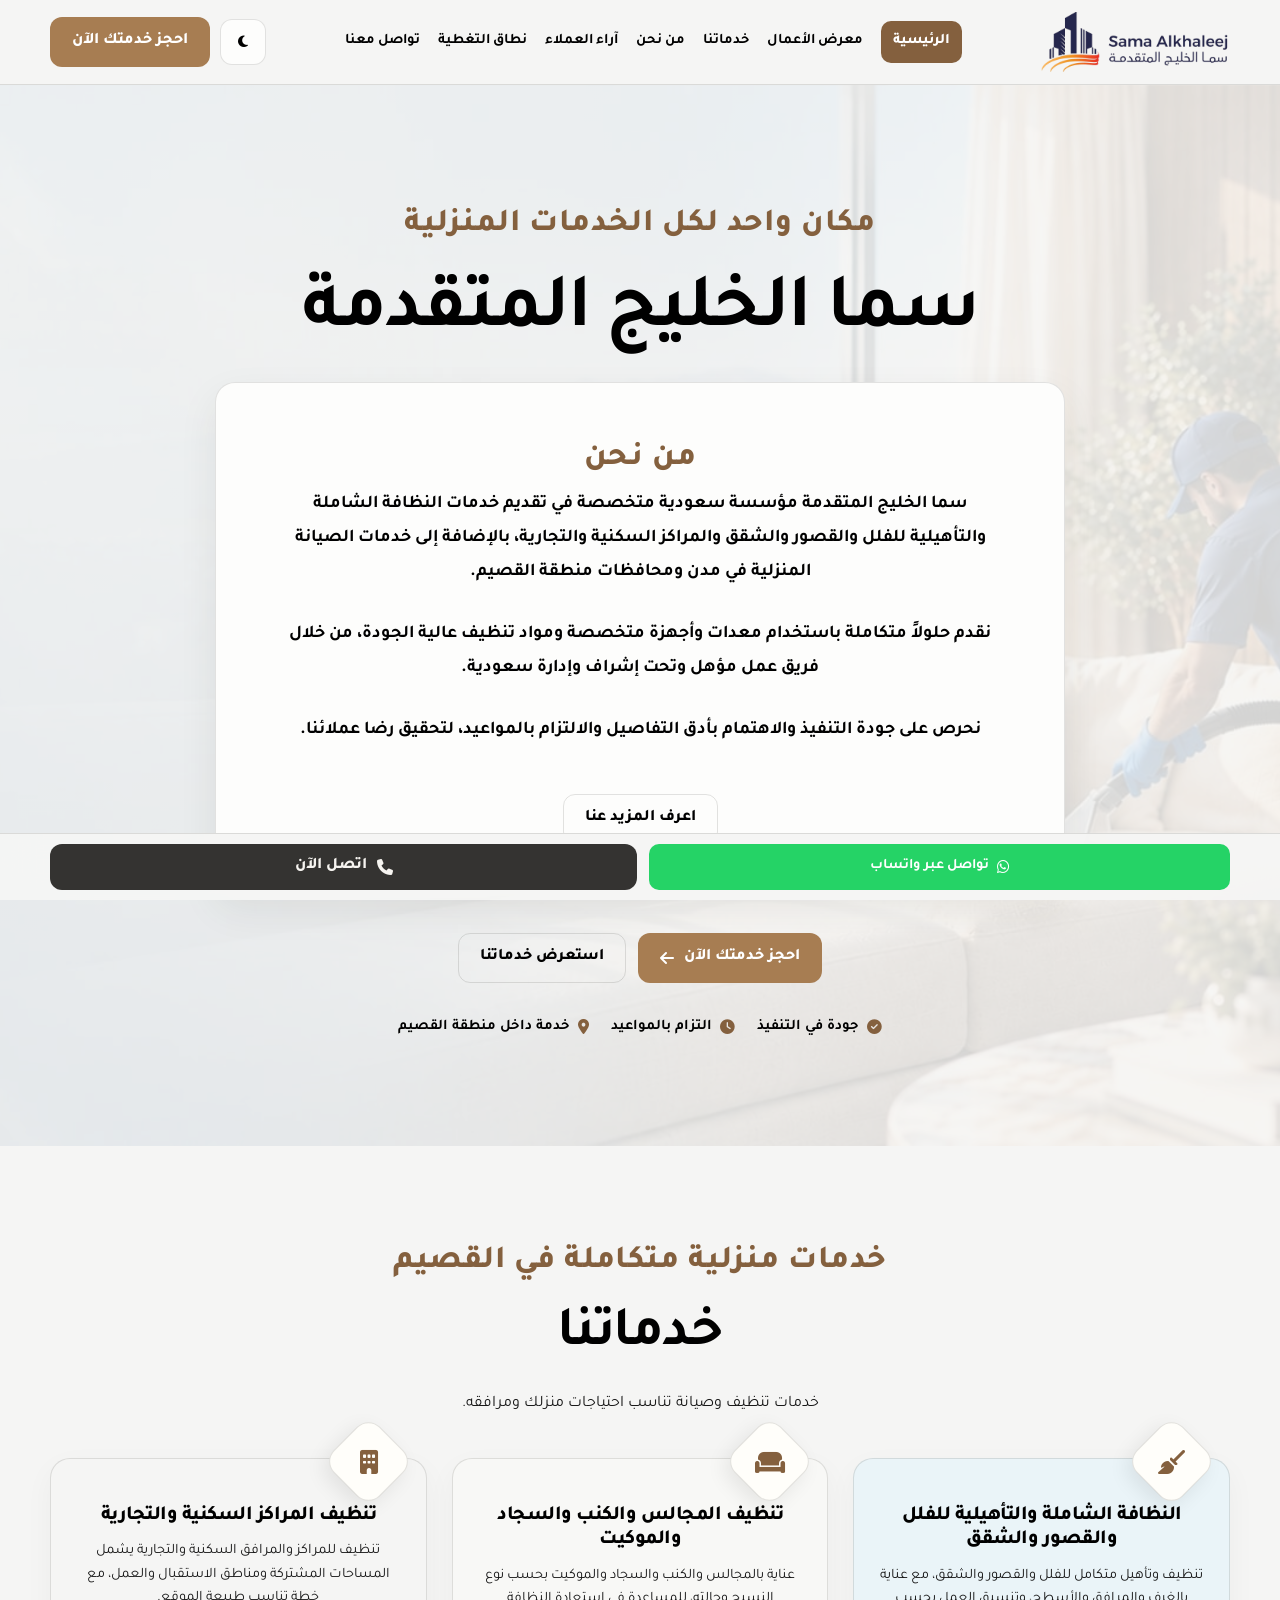
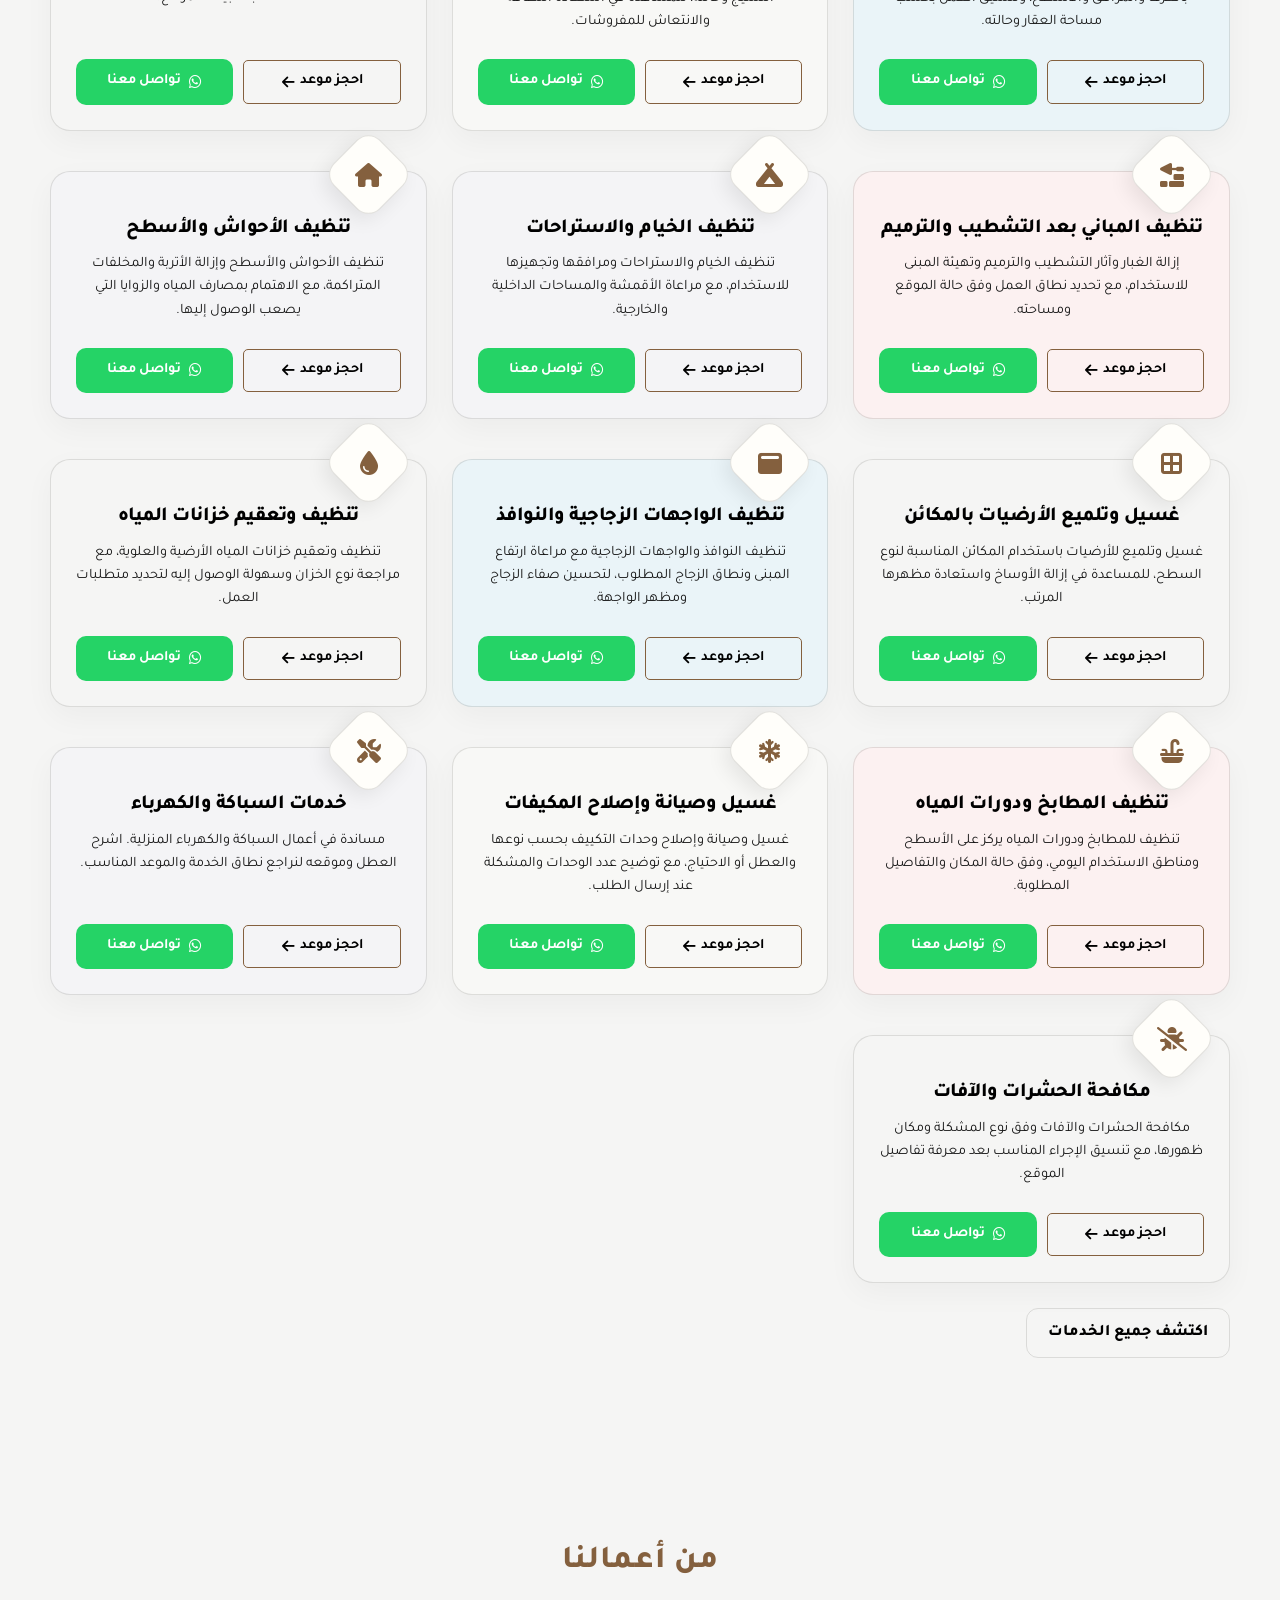
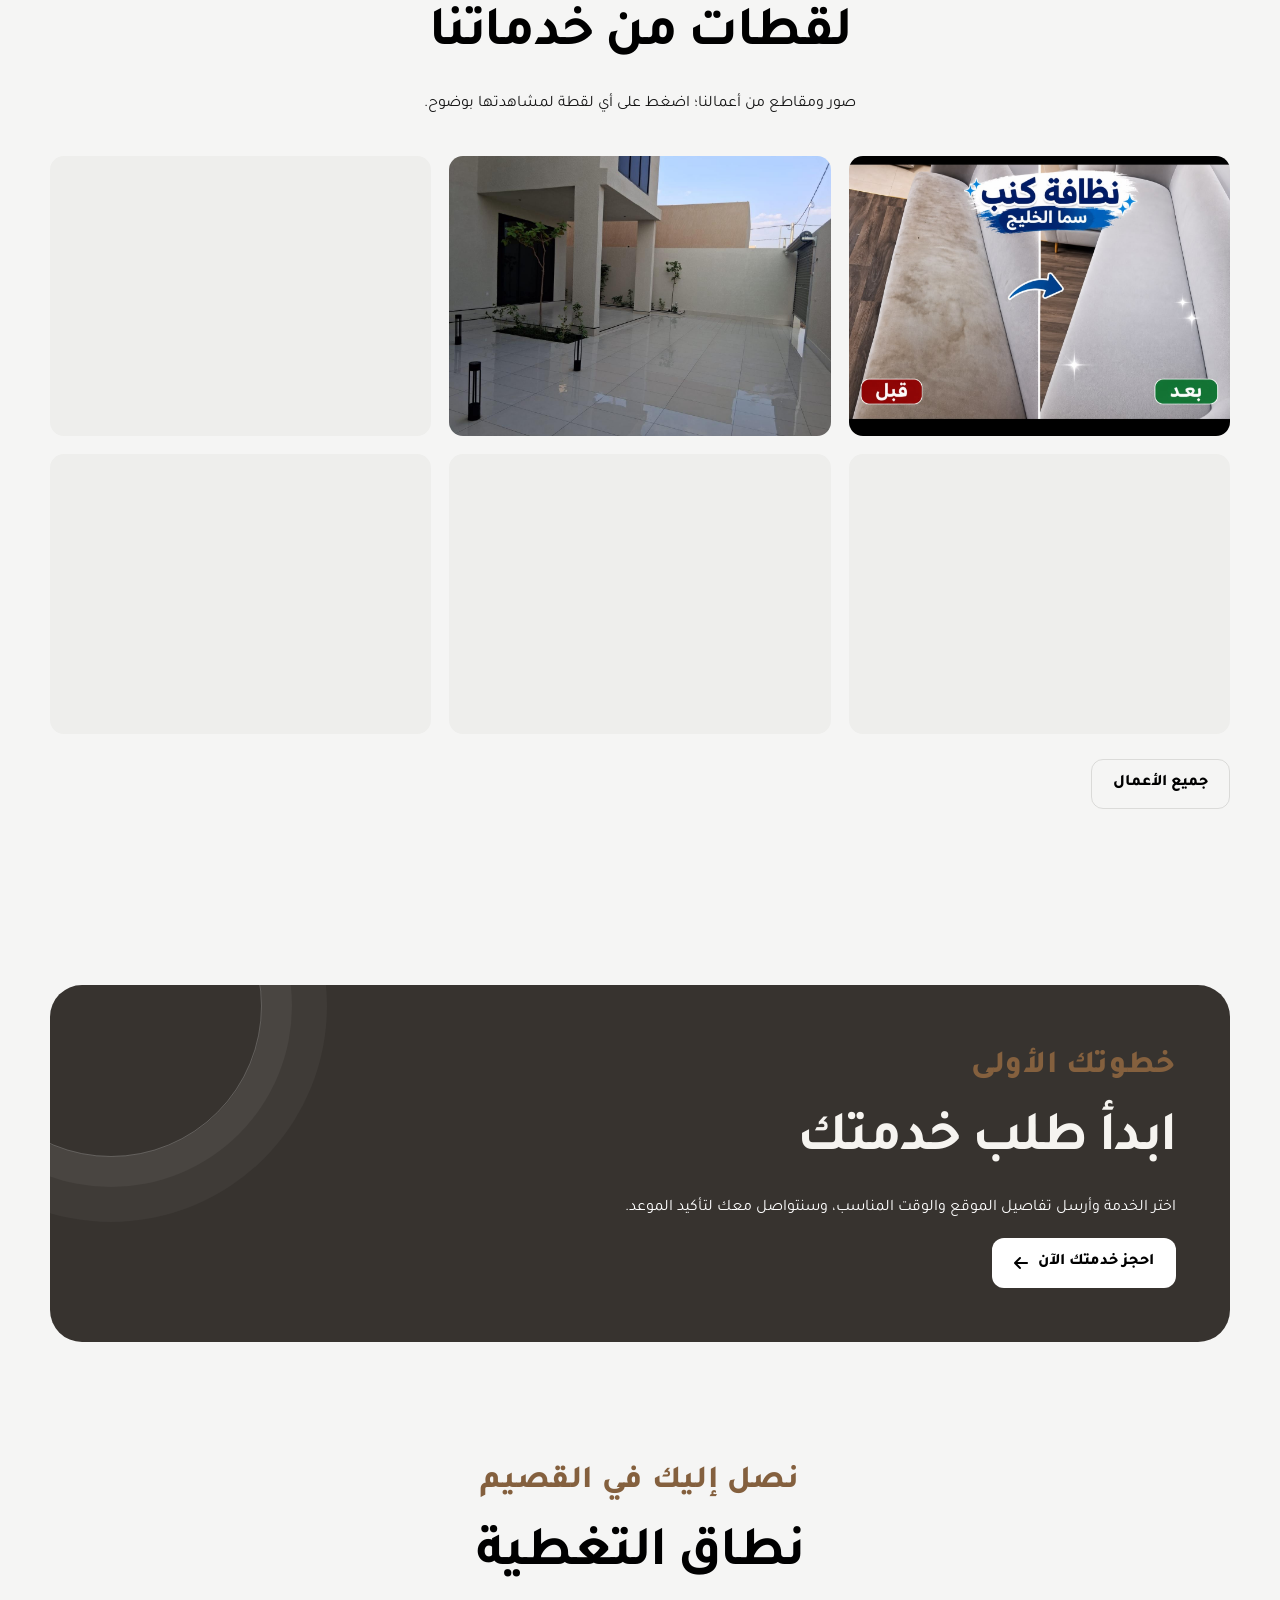
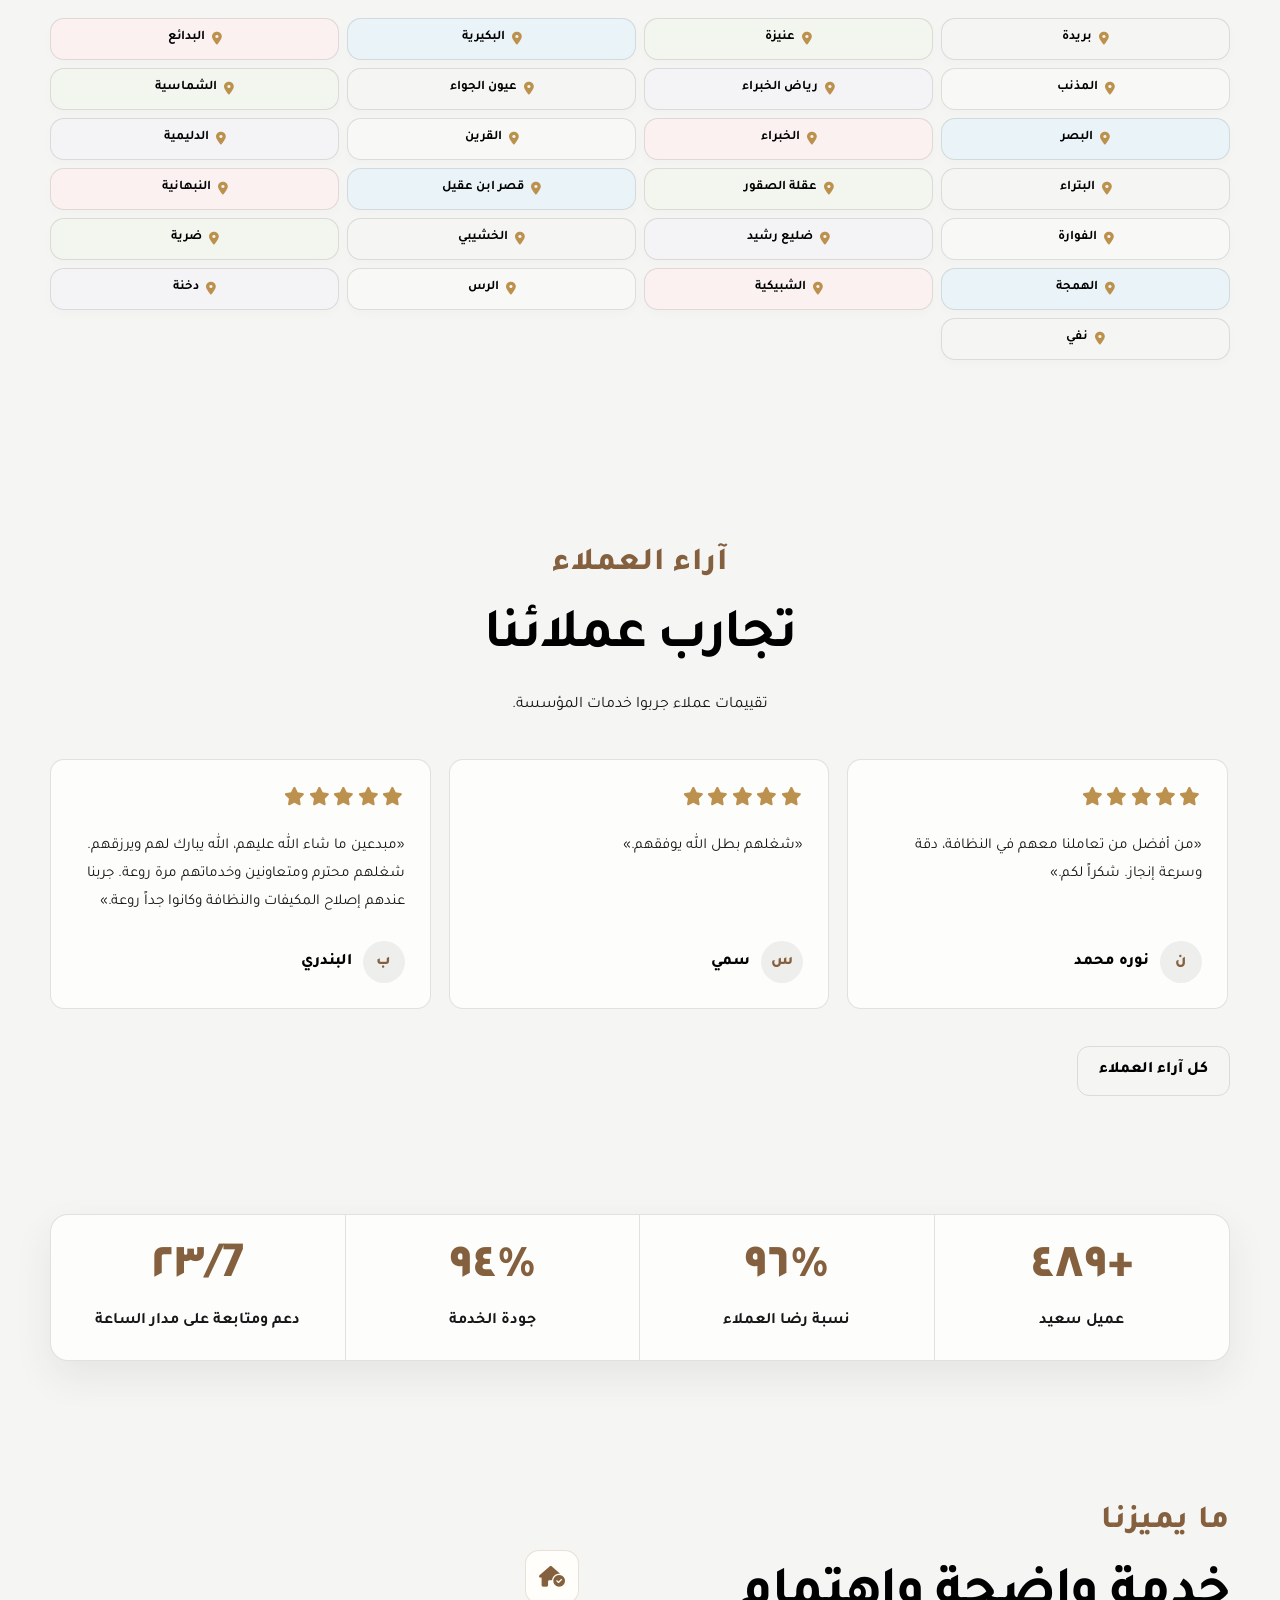
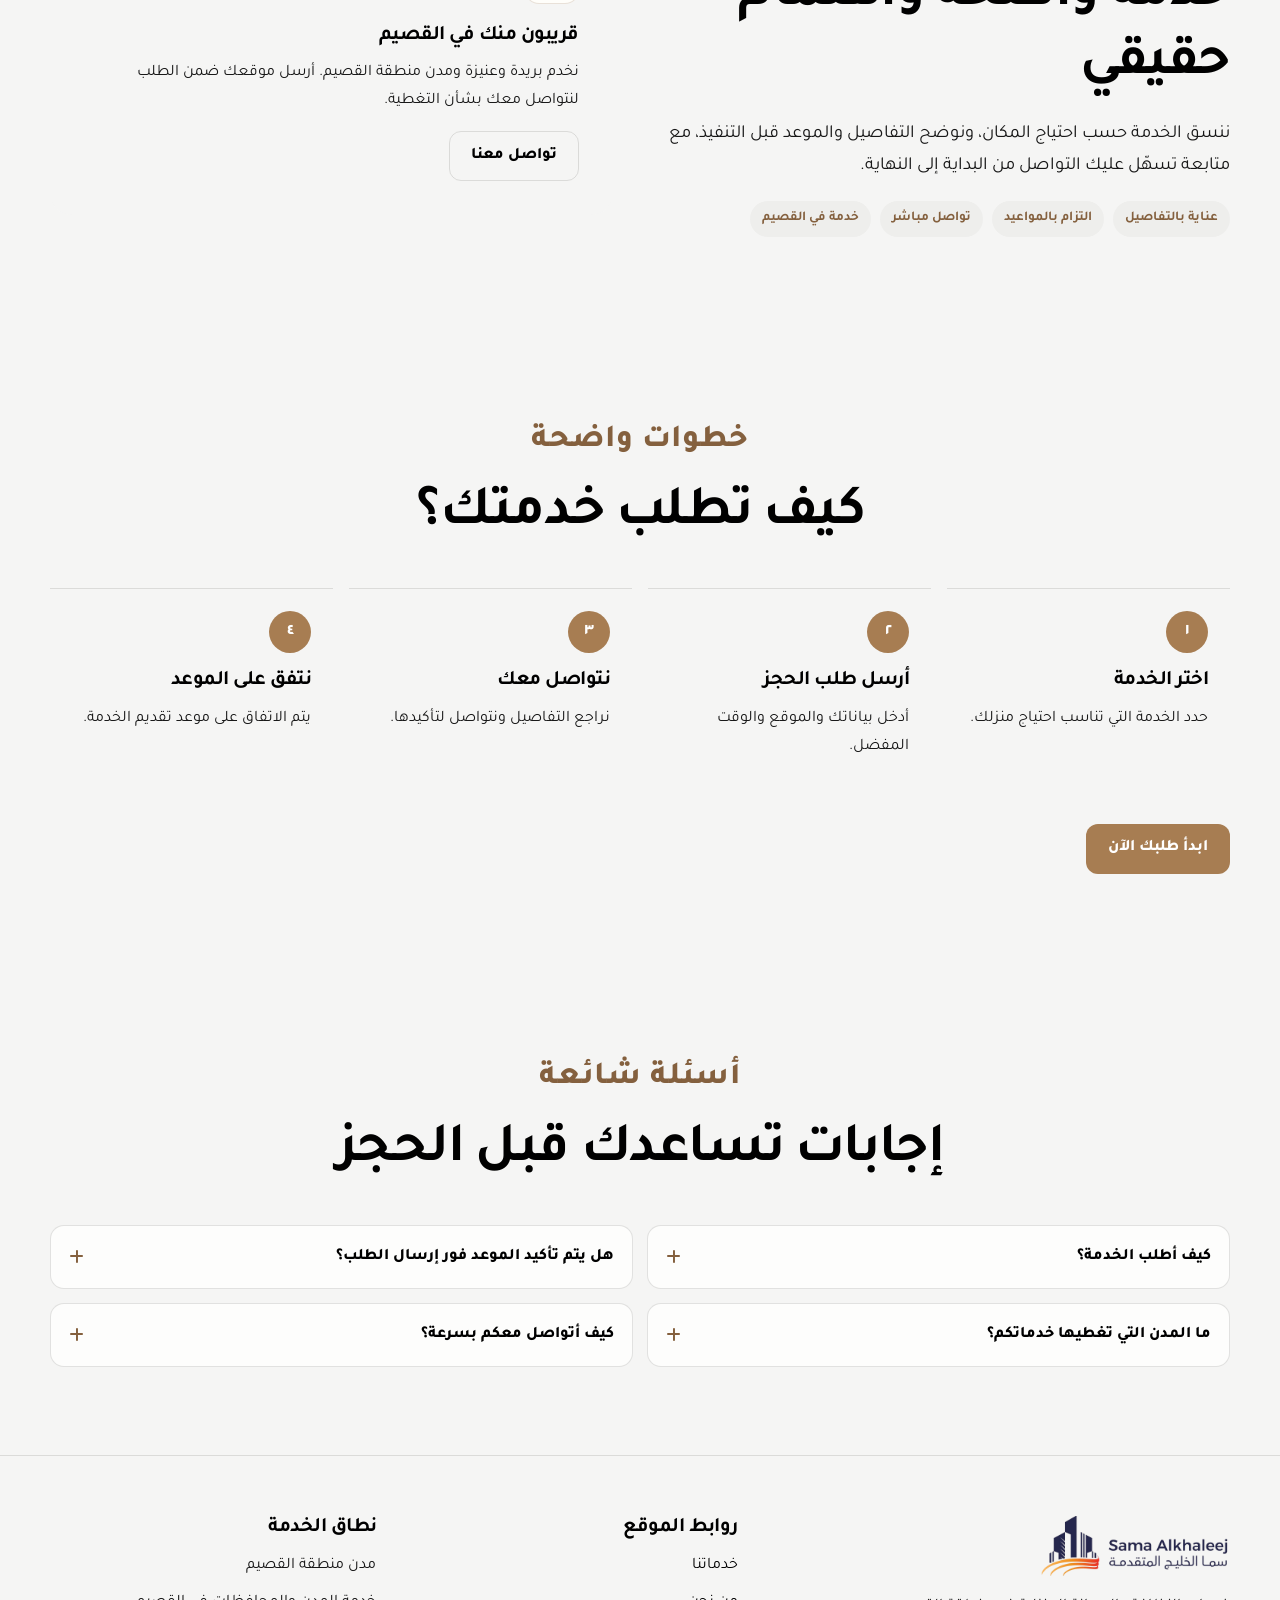
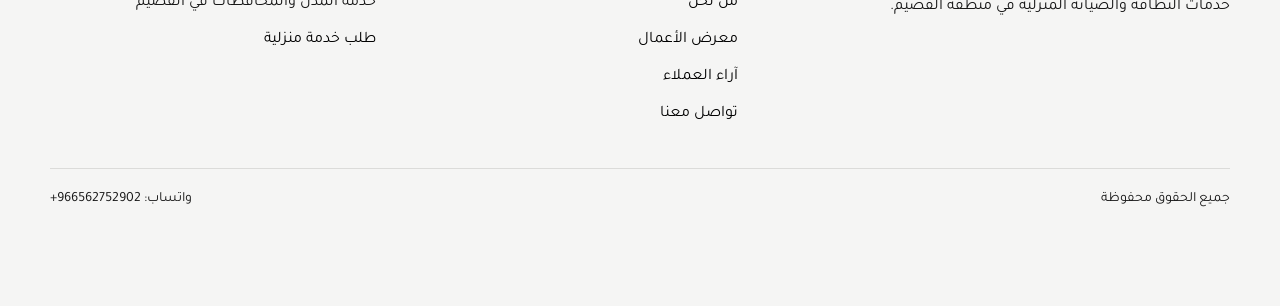
<file: index.html>
<!doctype html>
<html lang="ar" dir="rtl" data-theme="light">
  <head>
    <meta charset="utf-8" />
    <meta
      name="description"
      content="مؤسسة سما الخليج المتقدمة (Sama Al Khaleej Advanced) لخدمات تنظيف المنازل والفلل والمفروشات والخزانات وصيانة المكيفات والسباكة في بريدة ومدن منطقة القصيم، المملكة العربية السعودية."
    />
    <meta name="robots" content="index,follow,max-image-preview:large" />
    <meta name="author" content="مؤسسة سما الخليج المتقدمة" />
    <meta name="application-name" content="Sama Al Khaleej Advanced" />
    <meta property="og:type" content="website" />
    <meta property="og:site_name" content="مؤسسة سما الخليج المتقدمة" />
    <meta property="og:locale" content="ar_SA" />
    <meta
      property="og:title"
      content="سما الخليج المتقدمة | Sama Al Khaleej Advanced - تنظيف وصيانة المنازل بالقصيم"
    />
    <meta
      property="og:description"
      content="مؤسسة سما الخليج المتقدمة (Sama Al Khaleej Advanced) لخدمات تنظيف المنازل والفلل والمفروشات والخزانات وصيانة المكيفات والسباكة في بريدة ومدن منطقة القصيم، المملكة العربية السعودية."
    />
    <meta name="twitter:card" content="summary" />
    <meta
      name="twitter:title"
      content="سما الخليج المتقدمة | Sama Al Khaleej Advanced - تنظيف وصيانة المنازل بالقصيم"
    />
    <meta
      name="twitter:description"
      content="مؤسسة سما الخليج المتقدمة (Sama Al Khaleej Advanced) لخدمات تنظيف المنازل والفلل والمفروشات والخزانات وصيانة المكيفات والسباكة في بريدة ومدن منطقة القصيم، المملكة العربية السعودية."
    />
    <title>
      سما الخليج المتقدمة | Sama Al Khaleej Advanced - تنظيف وصيانة المنازل
      بالقصيم
    </title>
    <meta
      name="viewport"
      content="width=device-width, initial-scale=1, maximum-scale=1, user-scalable=no"
    />
    <link rel="stylesheet" href="css/style.css" />
    <meta name="theme-color" content="#f7f6f2" />
    <!-- <link
      rel="icon"
      href="data:image/svg+xml,%3Csvg xmlns='http://www.w3.org/2000/svg' viewBox='0 0 100 100'%3E%3Crect width='100' height='100' rx='24' fill='%2375634a'/%3E%3Ctext x='50' y='68' text-anchor='middle' font-size='58' fill='white' font-family='Arial'%3Eس%3C/text%3E%3C/svg%3E"
    /> -->

    <link
      rel="stylesheet"
      href="https://cdnjs.cloudflare.com/ajax/libs/font-awesome/6.5.2/css/all.min.css"
    />
    <script>
      try {
        const t = localStorage.getItem("sama-theme");
        if (t === "dark" || t === "light")
          document.documentElement.dataset.theme = t;
        else if (matchMedia("(prefers-color-scheme: dark)").matches)
          document.documentElement.dataset.theme = "dark";
      } catch (e) {}
    </script>
    <script type="application/ld+json">
      {
        "@context": "https://schema.org",
        "@type": "Organization",
        "name": "مؤسسة سما الخليج المتقدمة",
        "alternateName": "Sama Al Khaleej Advanced",
        "telephone": "+966562752902",
        "areaServed": [
          { "@type": "Place", "name": "Buraidah" },
          { "@type": "Place", "name": "Unaizah" },
          { "@type": "Place", "name": "Al-Qassim Region" },
          { "@type": "Place", "name": "Saudi Arabia" }
        ],
        "knowsAbout": [
          "تنظيف المنازل والفلل",
          "تنظيف ما بعد البناء",
          "غسيل الأرضيات والرخام",
          "غسيل الكنب والسجاد والموكيت",
          "تنظيف وصيانة المكيفات",
          "تنظيف الخزانات",
          "تنظيف النوافذ والواجهات",
          "مكافحة الحشرات",
          "تنظيف المطابخ والحمامات",
          "السباكة والكهرباء والصيانة المنزلية",
          "home cleaning",
          "villa cleaning",
          "post-construction cleaning",
          "floor and marble cleaning",
          "sofa and carpet cleaning",
          "air conditioner cleaning and maintenance",
          "water tank cleaning",
          "pest control",
          "plumbing and electrical maintenance"
        ]
      }
    </script>
  </head>
  <body>
    <a class="skip-link" href="#main">انتقل إلى المحتوى</a>
    <header class="site-header">
      <div class="container nav-wrap">
        <a
          class="brand"
          href="index.html"
          aria-label="شعار مؤسسة سما الخليج المتقدمة"
          ><img
            class="brand-logo"
            src="assets/logo.png"
            data-logo-light="assets/logo.png"
            data-logo-dark="assets/logo-light.png"
            alt="شعار سما الخليج المتقدمة"
        /></a>
        <nav
          class="nav-links"
          id="main-menu"
          data-nav-menu
          aria-label="القائمة الرئيسية"
        >
          <a href="index.html" aria-current="page">الرئيسية</a
          ><a href="pages/gallery.html">معرض الأعمال</a
          ><a href="pages/services.html">خدماتنا</a
          ><a href="pages/about.html">من نحن</a
          ><a href="pages/testimonials.html">آراء العملاء</a>
          <a href="pages/coverage.html">نطاق التغطية</a
          ><a href="pages/contact.html">تواصل معنا</a>
        </nav>
        <div class="nav-actions">
          <button
            class="icon-btn"
            type="button"
            data-theme-toggle
            aria-label="التبديل بين الوضعين"
          >
            <i class="fa-solid fa-moon theme-dark" aria-hidden="true"></i
            ><i
              class="fa-solid fa-sun theme-light sr-only"
              aria-hidden="true"
            ></i></button
          ><a class="btn" href="pages/booking.html">احجز خدمتك الآن</a
          ><button
            class="icon-btn nav-toggle"
            type="button"
            data-nav-toggle
            aria-expanded="false"
            aria-controls="main-menu"
            aria-label="فتح القائمة"
          >
            <i class="fa-solid fa-bars" aria-hidden="true"></i>
          </button>
        </div>
      </div>
    </header>
    <main id="main">
      <section class="hero">
        <div class="container hero-grid">
          <div class="hero-bg"></div>
          <div class="hero-copy">
            <span class="eyebrow">مكان واحد لكل الخدمات المنزلية</span>
            <h1>سما الخليج المتقدمة</h1>
            <div class="container home-about-grid">
              <div class="home-about-copy">
                <span class="eyebrow">من نحن</span>
                <p class="lead">
                  سما الخليج المتقدمة مؤسسة سعودية متخصصة في تقديم خدمات النظافة
                  الشاملة والتأهيلية للفلل والقصور والشقق والمراكز السكنية
                  والتجارية، بالإضافة إلى خدمات الصيانة المنزلية في مدن ومحافظات
                  منطقة القصيم.
                </p>
                <p class="lead">
                  نقدم حلولاً متكاملة باستخدام معدات وأجهزة متخصصة ومواد تنظيف
                  عالية الجودة، من خلال فريق عمل مؤهل وتحت إشراف وإدارة سعودية.
                </p>
                <p class="lead">
                  نحرص على جودة التنفيذ والاهتمام بأدق التفاصيل والالتزام
                  بالمواعيد، لتحقيق رضا عملائنا.
                </p>
                <a class="btn btn-secondary" href="pages/about.html"
                  >اعرف المزيد عنا</a
                >
              </div>
            </div>
            <div class="hero-actions">
              <a class="btn" href="pages/booking.html"
                >احجز خدمتك الآن
                <i class="fa-solid fa-arrow-left" aria-hidden="true"></i></a
              ><a class="btn btn-secondary" href="pages/services.html"
                >استعرض خدماتنا</a
              >
            </div>
            <div class="trust-row">
              <span class="trust-item"
                ><i class="fa-solid fa-circle-check" aria-hidden="true"></i>جودة
                في التنفيذ</span
              ><span class="trust-item"
                ><i class="fa-solid fa-clock" aria-hidden="true"></i>التزام
                بالمواعيد</span
              ><span class="trust-item"
                ><i class="fa-solid fa-location-dot" aria-hidden="true"></i>خدمة
                داخل منطقة القصيم</span
              >
            </div>
          </div>
        </div>
      </section>

      <!-- <section class="section home-about-section" id="home-about">

      </section> -->

      <section class="section home-services-section" id="home-services">
        <div class="container">
          <div class="section-head">
            <span class="eyebrow">خدمات منزلية متكاملة في القصيم</span>
            <h2>خدماتنا</h2>
            <p>خدمات تنظيف وصيانة تناسب احتياجات منزلك ومرافقه.</p>
          </div>
          <div class="grid custom-services-grid">
            <article class="custom-service-card bg-blue">
              <div class="diamond-icon-wrapper">
                <i class="fa-solid fa-broom" aria-hidden="true"></i>
              </div>
              <div class="card-content">
                <h3>النظافة الشاملة والتأهيلية للفلل والقصور والشقق</h3>
                <p>
                  تنظيف وتأهيل متكامل للفلل والقصور والشقق، مع عناية بالغرف
                  والمرافق والأسطح، وتنسيق العمل بحسب مساحة العقار وحالته.
                </p>
                <div class="card-actions">
                  <a
                    class="btn-details"
                    href="pages/booking.html?service=%D8%A7%D9%84%D9%86%D8%B8%D8%A7%D9%81%D8%A9%20%D8%A7%D9%84%D8%B4%D8%A7%D9%85%D9%84%D8%A9%20%D9%88%D8%A7%D9%84%D8%AA%D8%A3%D9%87%D9%8A%D9%84%D9%8A%D8%A9%20%D9%84%D9%84%D9%81%D9%84%D9%84%20%D9%88%D8%A7%D9%84%D9%82%D8%B5%D9%88%D8%B1%20%D9%88%D8%A7%D9%84%D8%B4%D9%82%D9%82"
                    >احجز موعد
                    <i class="fa-solid fa-arrow-left" aria-hidden="true"></i
                  ></a>
                  <a
                    class="btn-whatsapp"
                    href="https://wa.me/966562752902?text=%D8%A7%D9%84%D8%B3%D9%84%D8%A7%D9%85%20%D8%B9%D9%84%D9%8A%D9%83%D9%85%0A%D8%A3%D8%B1%D9%8A%D8%AF%20%D8%AD%D8%AC%D8%B2%20%D9%85%D9%88%D8%B9%D8%AF%20%D8%AE%D8%AF%D9%85%D8%A9%3A%20%D8%A7%D9%84%D9%86%D8%B8%D8%A7%D9%81%D8%A9%20%D8%A7%D9%84%D8%B4%D8%A7%D9%85%D9%84%D8%A9%20%D9%88%D8%A7%D9%84%D8%AA%D8%A3%D9%87%D9%8A%D9%84%D9%8A%D8%A9%20%D9%84%D9%84%D9%81%D9%84%D9%84%20%D9%88%D8%A7%D9%84%D9%82%D8%B5%D9%88%D8%B1%20%D9%88%D8%A7%D9%84%D8%B4%D9%82%D9%82"
                    target="_blank"
                    rel="noopener noreferrer"
                    aria-label="احجز النظافة الشاملة والتأهيلية للفلل والقصور والشقق عبر واتساب"
                    ><i class="fa-brands fa-whatsapp" aria-hidden="true"></i>
                    تواصل معنا</a
                  >
                </div>
              </div>
            </article>
            <article class="custom-service-card bg-yellow">
              <div class="diamond-icon-wrapper">
                <i class="fa-solid fa-couch" aria-hidden="true"></i>
              </div>
              <div class="card-content">
                <h3>تنظيف المجالس والكنب والسجاد والموكيت</h3>
                <p>
                  عناية بالمجالس والكنب والسجاد والموكيت بحسب نوع النسيج وحالته،
                  للمساعدة في استعادة النظافة والانتعاش للمفروشات.
                </p>
                <div class="card-actions">
                  <a
                    class="btn-details"
                    href="pages/booking.html?service=%D8%AA%D9%86%D8%B8%D9%8A%D9%81%20%D8%A7%D9%84%D9%85%D8%AC%D8%A7%D9%84%D8%B3%20%D9%88%D8%A7%D9%84%D9%83%D9%86%D8%A8%20%D9%88%D8%A7%D9%84%D8%B3%D8%AC%D8%A7%D8%AF%20%D9%88%D8%A7%D9%84%D9%85%D9%88%D9%83%D9%8A%D8%AA"
                    >احجز موعد
                    <i class="fa-solid fa-arrow-left" aria-hidden="true"></i
                  ></a>
                  <a
                    class="btn-whatsapp"
                    href="https://wa.me/966562752902?text=%D8%A7%D9%84%D8%B3%D9%84%D8%A7%D9%85%20%D8%B9%D9%84%D9%8A%D9%83%D9%85%0A%D8%A3%D8%B1%D9%8A%D8%AF%20%D8%AD%D8%AC%D8%B2%20%D9%85%D9%88%D8%B9%D8%AF%20%D8%AE%D8%AF%D9%85%D8%A9%3A%20%D8%AA%D9%86%D8%B8%D9%8A%D9%81%20%D8%A7%D9%84%D9%85%D8%AC%D8%A7%D9%84%D8%B3%20%D9%88%D8%A7%D9%84%D9%83%D9%86%D8%A8%20%D9%88%D8%A7%D9%84%D8%B3%D8%AC%D8%A7%D8%AF%20%D9%88%D8%A7%D9%84%D9%85%D9%88%D9%83%D9%8A%D8%AA"
                    target="_blank"
                    rel="noopener noreferrer"
                    aria-label="احجز تنظيف المجالس والكنب والسجاد والموكيت عبر واتساب"
                    ><i class="fa-brands fa-whatsapp" aria-hidden="true"></i>
                    تواصل معنا</a
                  >
                </div>
              </div>
            </article>
            <article class="custom-service-card bg-beige">
              <div class="diamond-icon-wrapper">
                <i class="fa-solid fa-building" aria-hidden="true"></i>
              </div>
              <div class="card-content">
                <h3>تنظيف المراكز السكنية والتجارية</h3>
                <p>
                  تنظيف للمراكز والمرافق السكنية والتجارية يشمل المساحات
                  المشتركة ومناطق الاستقبال والعمل، مع خطة تناسب طبيعة الموقع.
                </p>
                <div class="card-actions">
                  <a
                    class="btn-details"
                    href="pages/booking.html?service=%D8%AA%D9%86%D8%B8%D9%8A%D9%81%20%D8%A7%D9%84%D9%85%D8%B1%D8%A7%D9%83%D8%B2%20%D8%A7%D9%84%D8%B3%D9%83%D9%86%D9%8A%D8%A9%20%D9%88%D8%A7%D9%84%D8%AA%D8%AC%D8%A7%D8%B1%D9%8A%D8%A9"
                    >احجز موعد
                    <i class="fa-solid fa-arrow-left" aria-hidden="true"></i
                  ></a>
                  <a
                    class="btn-whatsapp"
                    href="https://wa.me/966562752902?text=%D8%A7%D9%84%D8%B3%D9%84%D8%A7%D9%85%20%D8%B9%D9%84%D9%8A%D9%83%D9%85%0A%D8%A3%D8%B1%D9%8A%D8%AF%20%D8%AD%D8%AC%D8%B2%20%D9%85%D9%88%D8%B9%D8%AF%20%D8%AE%D8%AF%D9%85%D8%A9%3A%20%D8%AA%D9%86%D8%B8%D9%8A%D9%81%20%D8%A7%D9%84%D9%85%D8%B1%D8%A7%D9%83%D8%B2%20%D8%A7%D9%84%D8%B3%D9%83%D9%86%D9%8A%D8%A9%20%D9%88%D8%A7%D9%84%D8%AA%D8%AC%D8%A7%D8%B1%D9%8A%D8%A9"
                    target="_blank"
                    rel="noopener noreferrer"
                    aria-label="احجز تنظيف المراكز السكنية والتجارية عبر واتساب"
                    ><i class="fa-brands fa-whatsapp" aria-hidden="true"></i>
                    تواصل معنا</a
                  >
                </div>
              </div>
            </article>
            <article class="custom-service-card bg-pink">
              <div class="diamond-icon-wrapper">
                <i class="fa-solid fa-trowel-bricks" aria-hidden="true"></i>
              </div>
              <div class="card-content">
                <h3>تنظيف المباني بعد التشطيب والترميم</h3>
                <p>
                  إزالة الغبار وآثار التشطيب والترميم وتهيئة المبنى للاستخدام،
                  مع تحديد نطاق العمل وفق حالة الموقع ومساحته.
                </p>
                <div class="card-actions">
                  <a
                    class="btn-details"
                    href="pages/booking.html?service=%D8%AA%D9%86%D8%B8%D9%8A%D9%81%20%D8%A7%D9%84%D9%85%D8%A8%D8%A7%D9%86%D9%8A%20%D8%A8%D8%B9%D8%AF%20%D8%A7%D9%84%D8%AA%D8%B4%D8%B7%D9%8A%D8%A8%20%D9%88%D8%A7%D9%84%D8%AA%D8%B1%D9%85%D9%8A%D9%85"
                    >احجز موعد
                    <i class="fa-solid fa-arrow-left" aria-hidden="true"></i
                  ></a>
                  <a
                    class="btn-whatsapp"
                    href="https://wa.me/966562752902?text=%D8%A7%D9%84%D8%B3%D9%84%D8%A7%D9%85%20%D8%B9%D9%84%D9%8A%D9%83%D9%85%0A%D8%A3%D8%B1%D9%8A%D8%AF%20%D8%AD%D8%AC%D8%B2%20%D9%85%D9%88%D8%B9%D8%AF%20%D8%AE%D8%AF%D9%85%D8%A9%3A%20%D8%AA%D9%86%D8%B8%D9%8A%D9%81%20%D8%A7%D9%84%D9%85%D8%A8%D8%A7%D9%86%D9%8A%20%D8%A8%D8%B9%D8%AF%20%D8%A7%D9%84%D8%AA%D8%B4%D8%B7%D9%8A%D8%A8%20%D9%88%D8%A7%D9%84%D8%AA%D8%B1%D9%85%D9%8A%D9%85"
                    target="_blank"
                    rel="noopener noreferrer"
                    aria-label="احجز تنظيف المباني بعد التشطيب والترميم عبر واتساب"
                    ><i class="fa-brands fa-whatsapp" aria-hidden="true"></i>
                    تواصل معنا</a
                  >
                </div>
              </div>
            </article>
            <article class="custom-service-card bg-gray">
              <div class="diamond-icon-wrapper">
                <i class="fa-solid fa-campground" aria-hidden="true"></i>
              </div>
              <div class="card-content">
                <h3>تنظيف الخيام والاستراحات</h3>
                <p>
                  تنظيف الخيام والاستراحات ومرافقها وتجهيزها للاستخدام، مع
                  مراعاة الأقمشة والمساحات الداخلية والخارجية.
                </p>
                <div class="card-actions">
                  <a
                    class="btn-details"
                    href="pages/booking.html?service=%D8%AA%D9%86%D8%B8%D9%8A%D9%81%20%D8%A7%D9%84%D8%AE%D9%8A%D8%A7%D9%85%20%D9%88%D8%A7%D9%84%D8%A7%D8%B3%D8%AA%D8%B1%D8%A7%D8%AD%D8%A7%D8%AA"
                    >احجز موعد
                    <i class="fa-solid fa-arrow-left" aria-hidden="true"></i
                  ></a>
                  <a
                    class="btn-whatsapp"
                    href="https://wa.me/966562752902?text=%D8%A7%D9%84%D8%B3%D9%84%D8%A7%D9%85%20%D8%B9%D9%84%D9%8A%D9%83%D9%85%0A%D8%A3%D8%B1%D9%8A%D8%AF%20%D8%AD%D8%AC%D8%B2%20%D9%85%D9%88%D8%B9%D8%AF%20%D8%AE%D8%AF%D9%85%D8%A9%3A%20%D8%AA%D9%86%D8%B8%D9%8A%D9%81%20%D8%A7%D9%84%D8%AE%D9%8A%D8%A7%D9%85%20%D9%88%D8%A7%D9%84%D8%A7%D8%B3%D8%AA%D8%B1%D8%A7%D8%AD%D8%A7%D8%AA"
                    target="_blank"
                    rel="noopener noreferrer"
                    aria-label="احجز تنظيف الخيام والاستراحات عبر واتساب"
                    ><i class="fa-brands fa-whatsapp" aria-hidden="true"></i>
                    تواصل معنا</a
                  >
                </div>
              </div>
            </article>
            <article class="custom-service-card bg-gray">
              <div class="diamond-icon-wrapper">
                <i class="fa-solid fa-house" aria-hidden="true"></i>
              </div>
              <div class="card-content">
                <h3>تنظيف الأحواش والأسطح</h3>
                <p>
                  تنظيف الأحواش والأسطح وإزالة الأتربة والمخلفات المتراكمة، مع
                  الاهتمام بمصارف المياه والزوايا التي يصعب الوصول إليها.
                </p>
                <div class="card-actions">
                  <a
                    class="btn-details"
                    href="pages/booking.html?service=%D8%AA%D9%86%D8%B8%D9%8A%D9%81%20%D8%A7%D9%84%D8%A3%D8%AD%D9%88%D8%A7%D8%B4%20%D9%88%D8%A7%D9%84%D8%A3%D8%B3%D8%B7%D8%AD"
                    >احجز موعد
                    <i class="fa-solid fa-arrow-left" aria-hidden="true"></i
                  ></a>
                  <a
                    class="btn-whatsapp"
                    href="https://wa.me/966562752902?text=%D8%A7%D9%84%D8%B3%D9%84%D8%A7%D9%85%20%D8%B9%D9%84%D9%8A%D9%83%D9%85%0A%D8%A3%D8%B1%D9%8A%D8%AF%20%D8%AD%D8%AC%D8%B2%20%D9%85%D9%88%D8%B9%D8%AF%20%D8%AE%D8%AF%D9%85%D8%A9%3A%20%D8%AA%D9%86%D8%B8%D9%8A%D9%81%20%D8%A7%D9%84%D8%A3%D8%AD%D9%88%D8%A7%D8%B4%20%D9%88%D8%A7%D9%84%D8%A3%D8%B3%D8%B7%D8%AD"
                    target="_blank"
                    rel="noopener noreferrer"
                    aria-label="احجز تنظيف الأحواش والأسطح عبر واتساب"
                    ><i class="fa-brands fa-whatsapp" aria-hidden="true"></i>
                    تواصل معنا</a
                  >
                </div>
              </div>
            </article>
            <article class="custom-service-card bg-beige">
              <div class="diamond-icon-wrapper">
                <i class="fa-solid fa-border-all" aria-hidden="true"></i>
              </div>
              <div class="card-content">
                <h3>غسيل وتلميع الأرضيات بالمكائن</h3>
                <p>
                  غسيل وتلميع للأرضيات باستخدام المكائن المناسبة لنوع السطح،
                  للمساعدة في إزالة الأوساخ واستعادة مظهرها المرتب.
                </p>
                <div class="card-actions">
                  <a
                    class="btn-details"
                    href="pages/booking.html?service=%D8%BA%D8%B3%D9%8A%D9%84%20%D9%88%D8%AA%D9%84%D9%85%D9%8A%D8%B9%20%D8%A7%D9%84%D8%A3%D8%B1%D8%B6%D9%8A%D8%A7%D8%AA%20%D8%A8%D8%A7%D9%84%D9%85%D9%83%D8%A7%D8%A6%D9%86"
                    >احجز موعد
                    <i class="fa-solid fa-arrow-left" aria-hidden="true"></i
                  ></a>
                  <a
                    class="btn-whatsapp"
                    href="https://wa.me/966562752902?text=%D8%A7%D9%84%D8%B3%D9%84%D8%A7%D9%85%20%D8%B9%D9%84%D9%8A%D9%83%D9%85%0A%D8%A3%D8%B1%D9%8A%D8%AF%20%D8%AD%D8%AC%D8%B2%20%D9%85%D9%88%D8%B9%D8%AF%20%D8%AE%D8%AF%D9%85%D8%A9%3A%20%D8%BA%D8%B3%D9%8A%D9%84%20%D9%88%D8%AA%D9%84%D9%85%D9%8A%D8%B9%20%D8%A7%D9%84%D8%A3%D8%B1%D8%B6%D9%8A%D8%A7%D8%AA%20%D8%A8%D8%A7%D9%84%D9%85%D9%83%D8%A7%D8%A6%D9%86"
                    target="_blank"
                    rel="noopener noreferrer"
                    aria-label="احجز غسيل وتلميع الأرضيات بالمكائن عبر واتساب"
                    ><i class="fa-brands fa-whatsapp" aria-hidden="true"></i>
                    تواصل معنا</a
                  >
                </div>
              </div>
            </article>
            <article class="custom-service-card bg-blue">
              <div class="diamond-icon-wrapper">
                <i class="fa-solid fa-window-maximize" aria-hidden="true"></i>
              </div>
              <div class="card-content">
                <h3>تنظيف الواجهات الزجاجية والنوافذ</h3>
                <p>
                  تنظيف النوافذ والواجهات الزجاجية مع مراعاة ارتفاع المبنى ونطاق
                  الزجاج المطلوب، لتحسين صفاء الزجاج ومظهر الواجهة.
                </p>
                <div class="card-actions">
                  <a
                    class="btn-details"
                    href="pages/booking.html?service=%D8%AA%D9%86%D8%B8%D9%8A%D9%81%20%D8%A7%D9%84%D9%88%D8%A7%D8%AC%D9%87%D8%A7%D8%AA%20%D8%A7%D9%84%D8%B2%D8%AC%D8%A7%D8%AC%D9%8A%D8%A9%20%D9%88%D8%A7%D9%84%D9%86%D9%88%D8%A7%D9%81%D8%B0"
                    >احجز موعد
                    <i class="fa-solid fa-arrow-left" aria-hidden="true"></i
                  ></a>
                  <a
                    class="btn-whatsapp"
                    href="https://wa.me/966562752902?text=%D8%A7%D9%84%D8%B3%D9%84%D8%A7%D9%85%20%D8%B9%D9%84%D9%8A%D9%83%D9%85%0A%D8%A3%D8%B1%D9%8A%D8%AF%20%D8%AD%D8%AC%D8%B2%20%D9%85%D9%88%D8%B9%D8%AF%20%D8%AE%D8%AF%D9%85%D8%A9%3A%20%D8%AA%D9%86%D8%B8%D9%8A%D9%81%20%D8%A7%D9%84%D9%88%D8%A7%D8%AC%D9%87%D8%A7%D8%AA%20%D8%A7%D9%84%D8%B2%D8%AC%D8%A7%D8%AC%D9%8A%D8%A9%20%D9%88%D8%A7%D9%84%D9%86%D9%88%D8%A7%D9%81%D8%B0"
                    target="_blank"
                    rel="noopener noreferrer"
                    aria-label="احجز تنظيف الواجهات الزجاجية والنوافذ عبر واتساب"
                    ><i class="fa-brands fa-whatsapp" aria-hidden="true"></i>
                    تواصل معنا</a
                  >
                </div>
              </div>
            </article>
            <article class="custom-service-card bg-beige">
              <div class="diamond-icon-wrapper">
                <i class="fa-solid fa-droplet" aria-hidden="true"></i>
              </div>
              <div class="card-content">
                <h3>تنظيف وتعقيم خزانات المياه</h3>
                <p>
                  تنظيف وتعقيم خزانات المياه الأرضية والعلوية، مع مراجعة نوع
                  الخزان وسهولة الوصول إليه لتحديد متطلبات العمل.
                </p>
                <div class="card-actions">
                  <a
                    class="btn-details"
                    href="pages/booking.html?service=%D8%AA%D9%86%D8%B8%D9%8A%D9%81%20%D9%88%D8%AA%D8%B9%D9%82%D9%8A%D9%85%20%D8%AE%D8%B2%D8%A7%D9%86%D8%A7%D8%AA%20%D8%A7%D9%84%D9%85%D9%8A%D8%A7%D9%87"
                    >احجز موعد
                    <i class="fa-solid fa-arrow-left" aria-hidden="true"></i
                  ></a>
                  <a
                    class="btn-whatsapp"
                    href="https://wa.me/966562752902?text=%D8%A7%D9%84%D8%B3%D9%84%D8%A7%D9%85%20%D8%B9%D9%84%D9%8A%D9%83%D9%85%0A%D8%A3%D8%B1%D9%8A%D8%AF%20%D8%AD%D8%AC%D8%B2%20%D9%85%D9%88%D8%B9%D8%AF%20%D8%AE%D8%AF%D9%85%D8%A9%3A%20%D8%AA%D9%86%D8%B8%D9%8A%D9%81%20%D9%88%D8%AA%D8%B9%D9%82%D9%8A%D9%85%20%D8%AE%D8%B2%D8%A7%D9%86%D8%A7%D8%AA%20%D8%A7%D9%84%D9%85%D9%8A%D8%A7%D9%87"
                    target="_blank"
                    rel="noopener noreferrer"
                    aria-label="احجز تنظيف وتعقيم خزانات المياه عبر واتساب"
                    ><i class="fa-brands fa-whatsapp" aria-hidden="true"></i>
                    تواصل معنا</a
                  >
                </div>
              </div>
            </article>
            <article class="custom-service-card bg-pink">
              <div class="diamond-icon-wrapper">
                <i class="fa-solid fa-sink" aria-hidden="true"></i>
              </div>
              <div class="card-content">
                <h3>تنظيف المطابخ ودورات المياه</h3>
                <p>
                  تنظيف للمطابخ ودورات المياه يركز على الأسطح ومناطق الاستخدام
                  اليومي، وفق حالة المكان والتفاصيل المطلوبة.
                </p>
                <div class="card-actions">
                  <a
                    class="btn-details"
                    href="pages/booking.html?service=%D8%AA%D9%86%D8%B8%D9%8A%D9%81%20%D8%A7%D9%84%D9%85%D8%B7%D8%A7%D8%A8%D8%AE%20%D9%88%D8%AF%D9%88%D8%B1%D8%A7%D8%AA%20%D8%A7%D9%84%D9%85%D9%8A%D8%A7%D9%87"
                    >احجز موعد
                    <i class="fa-solid fa-arrow-left" aria-hidden="true"></i
                  ></a>
                  <a
                    class="btn-whatsapp"
                    href="https://wa.me/966562752902?text=%D8%A7%D9%84%D8%B3%D9%84%D8%A7%D9%85%20%D8%B9%D9%84%D9%8A%D9%83%D9%85%0A%D8%A3%D8%B1%D9%8A%D8%AF%20%D8%AD%D8%AC%D8%B2%20%D9%85%D9%88%D8%B9%D8%AF%20%D8%AE%D8%AF%D9%85%D8%A9%3A%20%D8%AA%D9%86%D8%B8%D9%8A%D9%81%20%D8%A7%D9%84%D9%85%D8%B7%D8%A7%D8%A8%D8%AE%20%D9%88%D8%AF%D9%88%D8%B1%D8%A7%D8%AA%20%D8%A7%D9%84%D9%85%D9%8A%D8%A7%D9%87"
                    target="_blank"
                    rel="noopener noreferrer"
                    aria-label="احجز تنظيف المطابخ ودورات المياه عبر واتساب"
                    ><i class="fa-brands fa-whatsapp" aria-hidden="true"></i>
                    تواصل معنا</a
                  >
                </div>
              </div>
            </article>
            <article class="custom-service-card bg-yellow">
              <div class="diamond-icon-wrapper">
                <i class="fa-solid fa-snowflake" aria-hidden="true"></i>
              </div>
              <div class="card-content">
                <h3>غسيل وصيانة وإصلاح المكيفات</h3>
                <p>
                  غسيل وصيانة وإصلاح وحدات التكييف بحسب نوعها والعطل أو
                  الاحتياج، مع توضيح عدد الوحدات والمشكلة عند إرسال الطلب.
                </p>
                <div class="card-actions">
                  <a
                    class="btn-details"
                    href="pages/booking.html?service=%D8%BA%D8%B3%D9%8A%D9%84%20%D9%88%D8%B5%D9%8A%D8%A7%D9%86%D8%A9%20%D9%88%D8%A5%D8%B5%D9%84%D8%A7%D8%AD%20%D8%A7%D9%84%D9%85%D9%83%D9%8A%D9%81%D8%A7%D8%AA"
                    >احجز موعد
                    <i class="fa-solid fa-arrow-left" aria-hidden="true"></i
                  ></a>
                  <a
                    class="btn-whatsapp"
                    href="https://wa.me/966562752902?text=%D8%A7%D9%84%D8%B3%D9%84%D8%A7%D9%85%20%D8%B9%D9%84%D9%8A%D9%83%D9%85%0A%D8%A3%D8%B1%D9%8A%D8%AF%20%D8%AD%D8%AC%D8%B2%20%D9%85%D9%88%D8%B9%D8%AF%20%D8%AE%D8%AF%D9%85%D8%A9%3A%20%D8%BA%D8%B3%D9%8A%D9%84%20%D9%88%D8%B5%D9%8A%D8%A7%D9%86%D8%A9%20%D9%88%D8%A5%D8%B5%D9%84%D8%A7%D8%AD%20%D8%A7%D9%84%D9%85%D9%83%D9%8A%D9%81%D8%A7%D8%AA"
                    target="_blank"
                    rel="noopener noreferrer"
                    aria-label="احجز غسيل وصيانة وإصلاح المكيفات عبر واتساب"
                    ><i class="fa-brands fa-whatsapp" aria-hidden="true"></i>
                    تواصل معنا</a
                  >
                </div>
              </div>
            </article>
            <article class="custom-service-card bg-gray">
              <div class="diamond-icon-wrapper">
                <i
                  class="fa-solid fa-screwdriver-wrench"
                  aria-hidden="true"
                ></i>
              </div>
              <div class="card-content">
                <h3>خدمات السباكة والكهرباء</h3>
                <p>
                  مساندة في أعمال السباكة والكهرباء المنزلية. اشرح العطل وموقعه
                  لنراجع نطاق الخدمة والموعد المناسب.
                </p>
                <div class="card-actions">
                  <a
                    class="btn-details"
                    href="pages/booking.html?service=%D8%AE%D8%AF%D9%85%D8%A7%D8%AA%20%D8%A7%D9%84%D8%B3%D8%A8%D8%A7%D9%83%D8%A9%20%D9%88%D8%A7%D9%84%D9%83%D9%87%D8%B1%D8%A8%D8%A7%D8%A1"
                    >احجز موعد
                    <i class="fa-solid fa-arrow-left" aria-hidden="true"></i
                  ></a>
                  <a
                    class="btn-whatsapp"
                    href="https://wa.me/966562752902?text=%D8%A7%D9%84%D8%B3%D9%84%D8%A7%D9%85%20%D8%B9%D9%84%D9%8A%D9%83%D9%85%0A%D8%A3%D8%B1%D9%8A%D8%AF%20%D8%AD%D8%AC%D8%B2%20%D9%85%D9%88%D8%B9%D8%AF%20%D8%AE%D8%AF%D9%85%D8%A9%3A%20%D8%AE%D8%AF%D9%85%D8%A7%D8%AA%20%D8%A7%D9%84%D8%B3%D8%A8%D8%A7%D9%83%D8%A9%20%D9%88%D8%A7%D9%84%D9%83%D9%87%D8%B1%D8%A8%D8%A7%D8%A1"
                    target="_blank"
                    rel="noopener noreferrer"
                    aria-label="احجز خدمات السباكة والكهرباء عبر واتساب"
                    ><i class="fa-brands fa-whatsapp" aria-hidden="true"></i>
                    تواصل معنا</a
                  >
                </div>
              </div>
            </article>
            <article class="custom-service-card bg-beige">
              <div class="diamond-icon-wrapper">
                <i class="fa-solid fa-bug-slash" aria-hidden="true"></i>
              </div>
              <div class="card-content">
                <h3>مكافحة الحشرات والآفات</h3>
                <p>
                  مكافحة الحشرات والآفات وفق نوع المشكلة ومكان ظهورها، مع تنسيق
                  الإجراء المناسب بعد معرفة تفاصيل الموقع.
                </p>
                <div class="card-actions">
                  <a
                    class="btn-details"
                    href="pages/booking.html?service=%D9%85%D9%83%D8%A7%D9%81%D8%AD%D8%A9%20%D8%A7%D9%84%D8%AD%D8%B4%D8%B1%D8%A7%D8%AA%20%D9%88%D8%A7%D9%84%D8%A2%D9%81%D8%A7%D8%AA"
                    >احجز موعد
                    <i class="fa-solid fa-arrow-left" aria-hidden="true"></i
                  ></a>
                  <a
                    class="btn-whatsapp"
                    href="https://wa.me/966562752902?text=%D8%A7%D9%84%D8%B3%D9%84%D8%A7%D9%85%20%D8%B9%D9%84%D9%8A%D9%83%D9%85%0A%D8%A3%D8%B1%D9%8A%D8%AF%20%D8%AD%D8%AC%D8%B2%20%D9%85%D9%88%D8%B9%D8%AF%20%D8%AE%D8%AF%D9%85%D8%A9%3A%20%D9%85%D9%83%D8%A7%D9%81%D8%AD%D8%A9%20%D8%A7%D9%84%D8%AD%D8%B4%D8%B1%D8%A7%D8%AA%20%D9%88%D8%A7%D9%84%D8%A2%D9%81%D8%A7%D8%AA"
                    target="_blank"
                    rel="noopener noreferrer"
                    aria-label="احجز مكافحة الحشرات والآفات عبر واتساب"
                    ><i class="fa-brands fa-whatsapp" aria-hidden="true"></i>
                    تواصل معنا</a
                  >
                </div>
              </div>
            </article>
          </div>
          <div class="home-section-link">
            <a class="btn btn-secondary" href="pages/services.html"
              >اكتشف جميع الخدمات</a
            >
          </div>
        </div>
      </section>

      <section class="section home-gallery-section">
        <div class="container">
          <div class="section-head">
            <span class="eyebrow">من أعمالنا</span>
            <h2>لقطات من خدماتنا</h2>
            <p>صور ومقاطع من أعمالنا؛ اضغط على أي لقطة لمشاهدتها بوضوح.</p>
          </div>
          <div
            class="home-gallery-grid"
            data-gallery-grid
            data-gallery-preview
          ></div>
          <div class="home-section-link">
            <a class="btn btn-secondary" href="pages/gallery.html"
              >جميع الأعمال</a
            >
          </div>
        </div>
      </section>

      <section class="section home-order-cta-section">
        <div class="container">
          <div class="cta-band">
            <span class="eyebrow">خطوتك الأولى</span>
            <h2>ابدأ طلب خدمتك</h2>
            <p>
              اختر الخدمة وأرسل تفاصيل الموقع والوقت المناسب، وسنتواصل معك
              لتأكيد الموعد.
            </p>
            <a class="btn btn-light" href="pages/booking.html"
              >احجز خدمتك الآن
              <i class="fa-solid fa-arrow-left" aria-hidden="true"></i
            ></a>
          </div>
        </div>
      </section>

      <section
        class="section home-coverage-section"
        aria-labelledby="home-coverage-title"
      >
        <div class="container">
          <div class="section-head">
            <span class="eyebrow">نصل إليك في القصيم</span>
            <h2 id="home-coverage-title">نطاق التغطية</h2>
          </div>
          <div class="coverage-grid coverage-grid--compact">
            <div class="coverage-item">
              <i class="fa-solid fa-location-dot" aria-hidden="true"></i
              ><span>بريدة</span>
            </div>
            <div class="coverage-item">
              <i class="fa-solid fa-location-dot" aria-hidden="true"></i
              ><span>عنيزة</span>
            </div>
            <div class="coverage-item">
              <i class="fa-solid fa-location-dot" aria-hidden="true"></i
              ><span>البكيرية</span>
            </div>
            <div class="coverage-item">
              <i class="fa-solid fa-location-dot" aria-hidden="true"></i
              ><span>البدائع</span>
            </div>
            <div class="coverage-item">
              <i class="fa-solid fa-location-dot" aria-hidden="true"></i
              ><span>المذنب</span>
            </div>
            <div class="coverage-item">
              <i class="fa-solid fa-location-dot" aria-hidden="true"></i
              ><span>رياض الخبراء</span>
            </div>
            <div class="coverage-item">
              <i class="fa-solid fa-location-dot" aria-hidden="true"></i
              ><span>عيون الجواء</span>
            </div>
            <div class="coverage-item">
              <i class="fa-solid fa-location-dot" aria-hidden="true"></i
              ><span>الشماسية</span>
            </div>
            <div class="coverage-item">
              <i class="fa-solid fa-location-dot" aria-hidden="true"></i
              ><span>البصر</span>
            </div>
            <div class="coverage-item">
              <i class="fa-solid fa-location-dot" aria-hidden="true"></i
              ><span>الخبراء</span>
            </div>
            <div class="coverage-item">
              <i class="fa-solid fa-location-dot" aria-hidden="true"></i
              ><span>القرين</span>
            </div>
            <div class="coverage-item">
              <i class="fa-solid fa-location-dot" aria-hidden="true"></i
              ><span>الدليمية</span>
            </div>
            <div class="coverage-item">
              <i class="fa-solid fa-location-dot" aria-hidden="true"></i
              ><span>البتراء</span>
            </div>
            <div class="coverage-item">
              <i class="fa-solid fa-location-dot" aria-hidden="true"></i
              ><span>عقلة الصقور</span>
            </div>
            <div class="coverage-item">
              <i class="fa-solid fa-location-dot" aria-hidden="true"></i
              ><span>قصر ابن عقيل</span>
            </div>
            <div class="coverage-item">
              <i class="fa-solid fa-location-dot" aria-hidden="true"></i
              ><span>النبهانية</span>
            </div>
            <div class="coverage-item">
              <i class="fa-solid fa-location-dot" aria-hidden="true"></i
              ><span>الفوارة</span>
            </div>
            <div class="coverage-item">
              <i class="fa-solid fa-location-dot" aria-hidden="true"></i
              ><span>ضليع رشيد</span>
            </div>
            <div class="coverage-item">
              <i class="fa-solid fa-location-dot" aria-hidden="true"></i
              ><span>الخشيبي</span>
            </div>
            <div class="coverage-item">
              <i class="fa-solid fa-location-dot" aria-hidden="true"></i
              ><span>ضرية</span>
            </div>
            <div class="coverage-item">
              <i class="fa-solid fa-location-dot" aria-hidden="true"></i
              ><span>الهمجة</span>
            </div>
            <div class="coverage-item">
              <i class="fa-solid fa-location-dot" aria-hidden="true"></i
              ><span>الشبيكية</span>
            </div>
            <div class="coverage-item">
              <i class="fa-solid fa-location-dot" aria-hidden="true"></i
              ><span>الرس</span>
            </div>
            <div class="coverage-item">
              <i class="fa-solid fa-location-dot" aria-hidden="true"></i
              ><span>دخنة</span>
            </div>
            <div class="coverage-item">
              <i class="fa-solid fa-location-dot" aria-hidden="true"></i
              ><span>نفي</span>
            </div>
          </div>
        </div>
      </section>

      <section
        class="section home-reviews-section"
        aria-labelledby="home-reviews-title"
      >
        <div class="container">
          <div class="section-head">
            <span class="eyebrow">آراء العملاء</span>
            <h2 id="home-reviews-title">تجارب عملائنا</h2>
            <p>تقييمات عملاء جربوا خدمات المؤسسة.</p>
          </div>
          <div
            class="testimonial-viewport"
            data-testimonial-viewport
            tabindex="0"
            aria-label="اسحب لعرض تقييمات العملاء"
          >
            <div class="testimonial-track" data-testimonial-track></div>
          </div>
          <div class="home-section-link">
            <a class="btn btn-secondary" href="pages/testimonials.html"
              >كل آراء العملاء</a
            >
          </div>
        </div>
      </section>

      <section class="stats-section" data-stats aria-label="إحصائيات خدماتنا">
        <div class="container">
          <div class="stats-grid">
            <article class="stats-item">
              <strong class="stats-number" data-count="500" data-suffix="+"
                >0</strong
              >
              <p>عميل سعيد</p>
            </article>
            <article class="stats-item">
              <strong class="stats-number" data-count="98" data-suffix="%"
                >0</strong
              >
              <p>نسبة رضا العملاء</p>
            </article>
            <article class="stats-item">
              <strong class="stats-number" data-count="96" data-suffix="%"
                >0</strong
              >
              <p>جودة الخدمة</p>
            </article>
            <article class="stats-item">
              <strong class="stats-number" data-count="24" data-suffix="/7"
                >0</strong
              >
              <p>دعم ومتابعة على مدار الساعة</p>
            </article>
          </div>
        </div>
      </section>

      <section class="section home-why-section">
        <div class="container split">
          <div>
            <span class="eyebrow">ما يميزنا</span>
            <h2>خدمة واضحة واهتمام حقيقي</h2>
            <p class="lead">
              ننسق الخدمة حسب احتياج المكان، ونوضح التفاصيل والموعد قبل التنفيذ،
              مع متابعة تسهّل عليك التواصل من البداية إلى النهاية.
            </p>
            <div class="tag-list">
              <span class="pill">عناية بالتفاصيل</span
              ><span class="pill">التزام بالمواعيد</span
              ><span class="pill">تواصل مباشر</span
              ><span class="pill">خدمة في القصيم</span>
            </div>
          </div>
          <div class="stat-card reveal">
            <span class="icon-tile"
              ><i class="fa-solid fa-house-circle-check" aria-hidden="true"></i
            ></span>
            <h3>قريبون منك في القصيم</h3>
            <p>
              نخدم بريدة وعنيزة ومدن منطقة القصيم. أرسل موقعك ضمن الطلب لنتواصل
              معك بشأن التغطية.
            </p>
            <a href="pages/contact.html" class="btn btn-secondary"
              >تواصل معنا</a
            >
          </div>
        </div>
      </section>

      <section class="section home-steps-section">
        <div class="container">
          <div class="section-head">
            <span class="eyebrow">خطوات واضحة</span>
            <h2>كيف تطلب خدمتك؟</h2>
          </div>
          <div class="steps">
            <article class="step-card reveal">
              <span class="step-number">١</span>
              <h3>اختر الخدمة</h3>
              <p>حدد الخدمة التي تناسب احتياج منزلك.</p>
            </article>
            <article class="step-card reveal">
              <span class="step-number">٢</span>
              <h3>أرسل طلب الحجز</h3>
              <p>أدخل بياناتك والموقع والوقت المفضل.</p>
            </article>
            <article class="step-card reveal">
              <span class="step-number">٣</span>
              <h3>نتواصل معك</h3>
              <p>نراجع التفاصيل ونتواصل لتأكيدها.</p>
            </article>
            <article class="step-card reveal">
              <span class="step-number">٤</span>
              <h3>نتفق على الموعد</h3>
              <p>يتم الاتفاق على موعد تقديم الخدمة.</p>
            </article>
          </div>
          <div class="home-section-link">
            <a class="btn" href="pages/booking.html">ابدأ طلبك الآن</a>
          </div>
        </div>
      </section>

      <section class="section faq-section">
        <div class="container">
          <div class="section-head">
            <span class="eyebrow">أسئلة شائعة</span>
            <h2>إجابات تساعدك قبل الحجز</h2>
          </div>
          <div class="faq-list">
            <details class="faq-item">
              <summary>
                كيف أطلب الخدمة؟<i
                  class="fa-solid fa-plus faq-toggle-icon"
                  aria-hidden="true"
                ></i>
              </summary>
              <p>
                اختر الخدمة المناسبة، ثم أرسل طلبك عبر نموذج الحجز أو تواصل معنا
                عبر واتساب لمراجعة التفاصيل.
              </p>
            </details>
            <details class="faq-item">
              <summary>
                هل يتم تأكيد الموعد فور إرسال الطلب؟<i
                  class="fa-solid fa-plus faq-toggle-icon"
                  aria-hidden="true"
                ></i>
              </summary>
              <p>
                نعم، نؤكد استلام طلبك عبر واتساب ونتواصل معك مباشرة لتثبيت
                الموعد وتفاصيل الخدمة.
              </p>
            </details>
            <details class="faq-item">
              <summary>
                ما المدن التي تغطيها خدماتكم؟<i
                  class="fa-solid fa-plus faq-toggle-icon"
                  aria-hidden="true"
                ></i>
              </summary>
              <p>
                نخدم بريدة وعنيزة ومدن منطقة القصيم. أرسل موقعك لنتأكد من توفر
                الخدمة.
              </p>
            </details>
            <details class="faq-item">
              <summary>
                كيف أتواصل معكم بسرعة؟<i
                  class="fa-solid fa-plus faq-toggle-icon"
                  aria-hidden="true"
                ></i>
              </summary>
              <p>
                استخدم زر واتساب أو الاتصال المثبت أسفل الشاشة للتواصل مباشرة.
              </p>
            </details>
          </div>
        </div>
      </section>
    </main>
    <dialog class="lightbox" data-lightbox aria-label="عارض الوسائط">
      <div class="lightbox-inner">
        <div class="lightbox-toolbar">
          <button
            class="lightbox-close"
            type="button"
            data-gallery-close
            aria-label="إغلاق العرض"
          >
            <i class="fa-solid fa-xmark" aria-hidden="true"></i>
          </button>
          <div class="lightbox-sharing">
            <button
              type="button"
              data-gallery-share
              aria-label="مشاركة"
              title="مشاركة"
            >
              <i class="fa-solid fa-share-nodes" aria-hidden="true"></i>
            </button>
          </div>
        </div>
        <div class="lightbox-art" data-lightbox-art></div>
        <p data-gallery-share-status role="status" aria-live="polite"></p>
      </div>
    </dialog>
    <footer class="site-footer">
      <div class="container">
        <div class="footer-grid">
          <div>
            <a
              class="brand"
              href="index.html"
              aria-label="شعار مؤسسة سما الخليج المتقدمة"
              ><img
                class="brand-logo"
                src="assets/logo.png"
                data-logo-light="assets/logo.png"
                data-logo-dark="assets/logo-light.png"
                alt="شعار سما الخليج المتقدمة"
            /></a>
            <p class="footer-note">
              خدمات النظافة والصيانة المنزلية في منطقة القصيم.
            </p>
          </div>
          <div>
            <h3>روابط الموقع</h3>
            <div class="footer-links">
              <a href="pages/services.html">خدماتنا</a
              ><a href="pages/about.html">من نحن</a
              ><a href="pages/gallery.html">معرض الأعمال</a
              ><a href="pages/testimonials.html">آراء العملاء</a
              ><a href="pages/contact.html">تواصل معنا</a>
            </div>
          </div>
          <div>
            <h3>نطاق الخدمة</h3>
            <div class="footer-links">
              <span>مدن منطقة القصيم</span
              ><span>خدمة المدن والمحافظات في القصيم</span
              ><a href="pages/booking.html">طلب خدمة منزلية</a>
            </div>
          </div>
        </div>
        <div class="footer-bottom">
          <span>جميع الحقوق محفوظة</span
          ><span>واتساب: <bdi dir="ltr">+966562752902</bdi></span>
        </div>
      </div>
    </footer>

    <script src="js/theme.js" defer></script>
    <script src="js/navigation.js" defer></script>
    <script src="js/main.js" defer></script>
    <script src="js/data.js" defer></script>
    <script src="js/gallery.js" defer></script>
    <script src="js/testimonials.js" defer></script>
    <script src="js/actions.js" defer></script>
  </body>
</html>
</file>
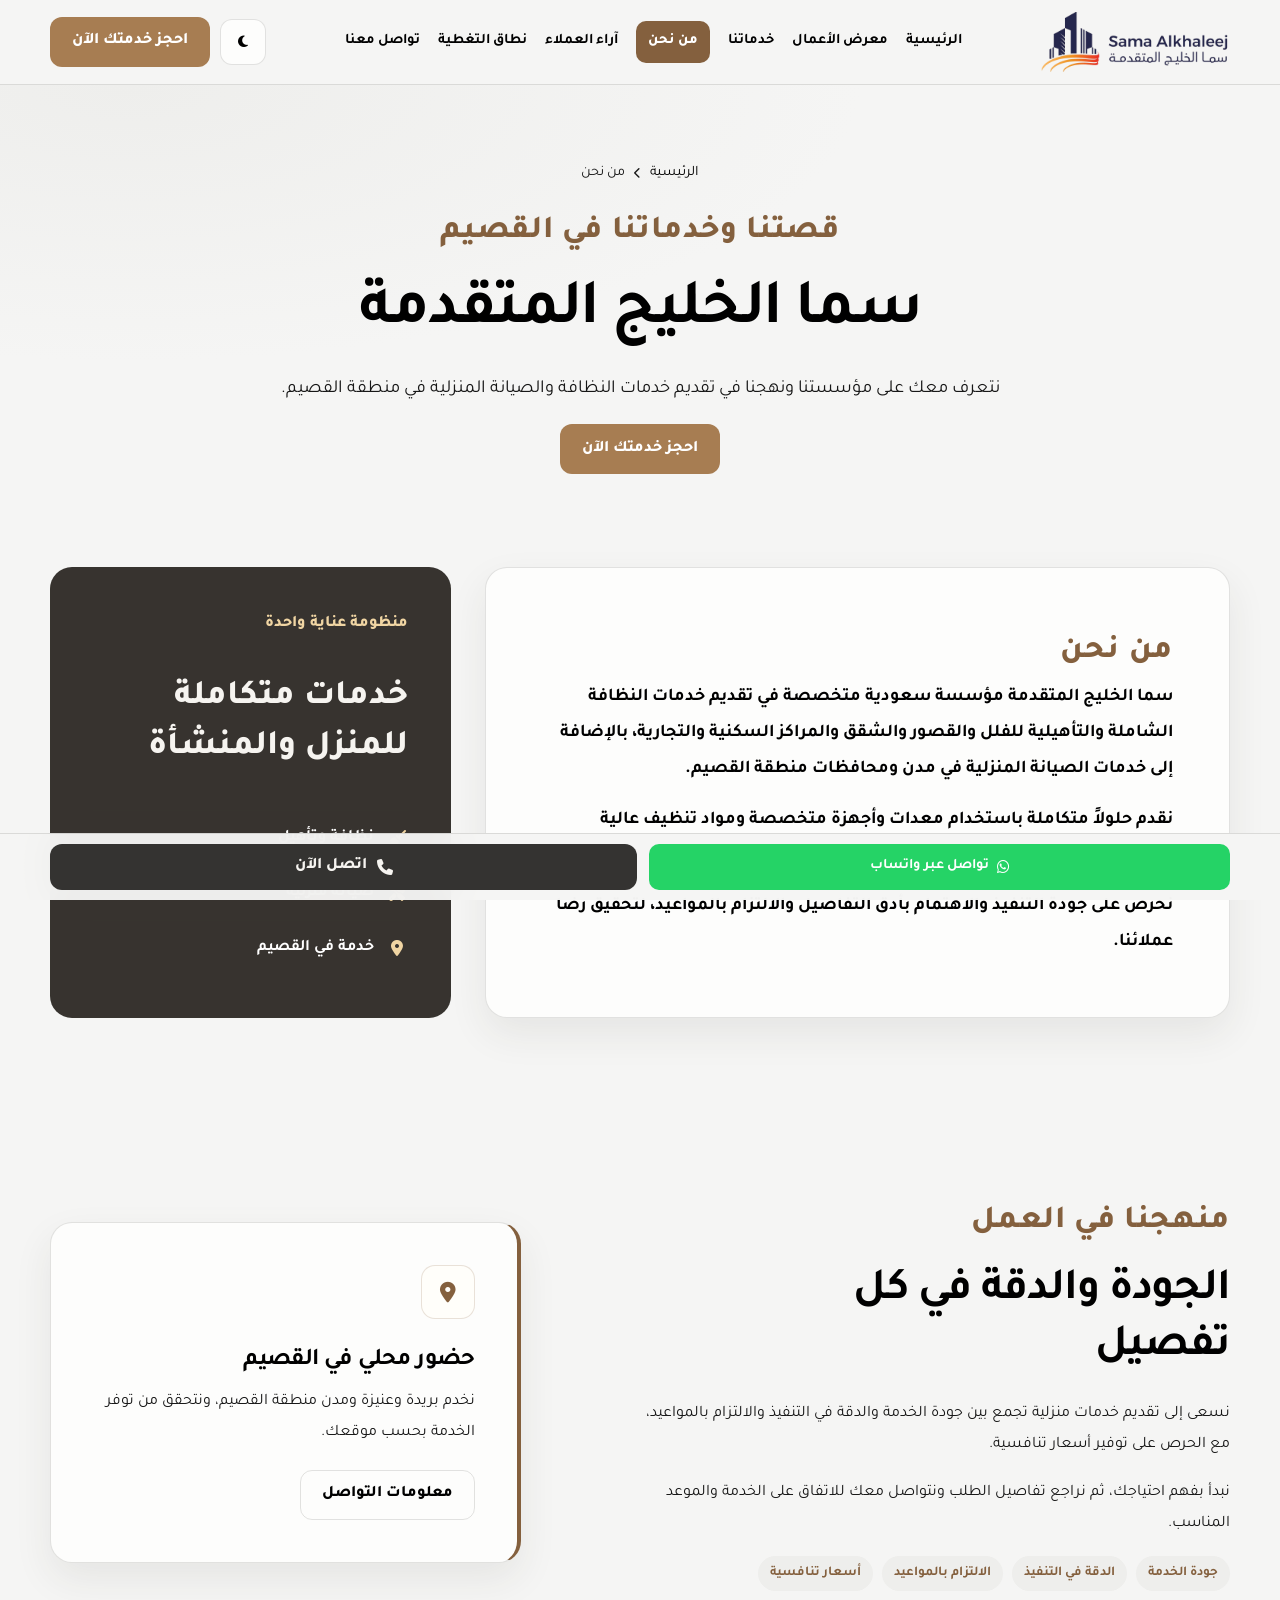
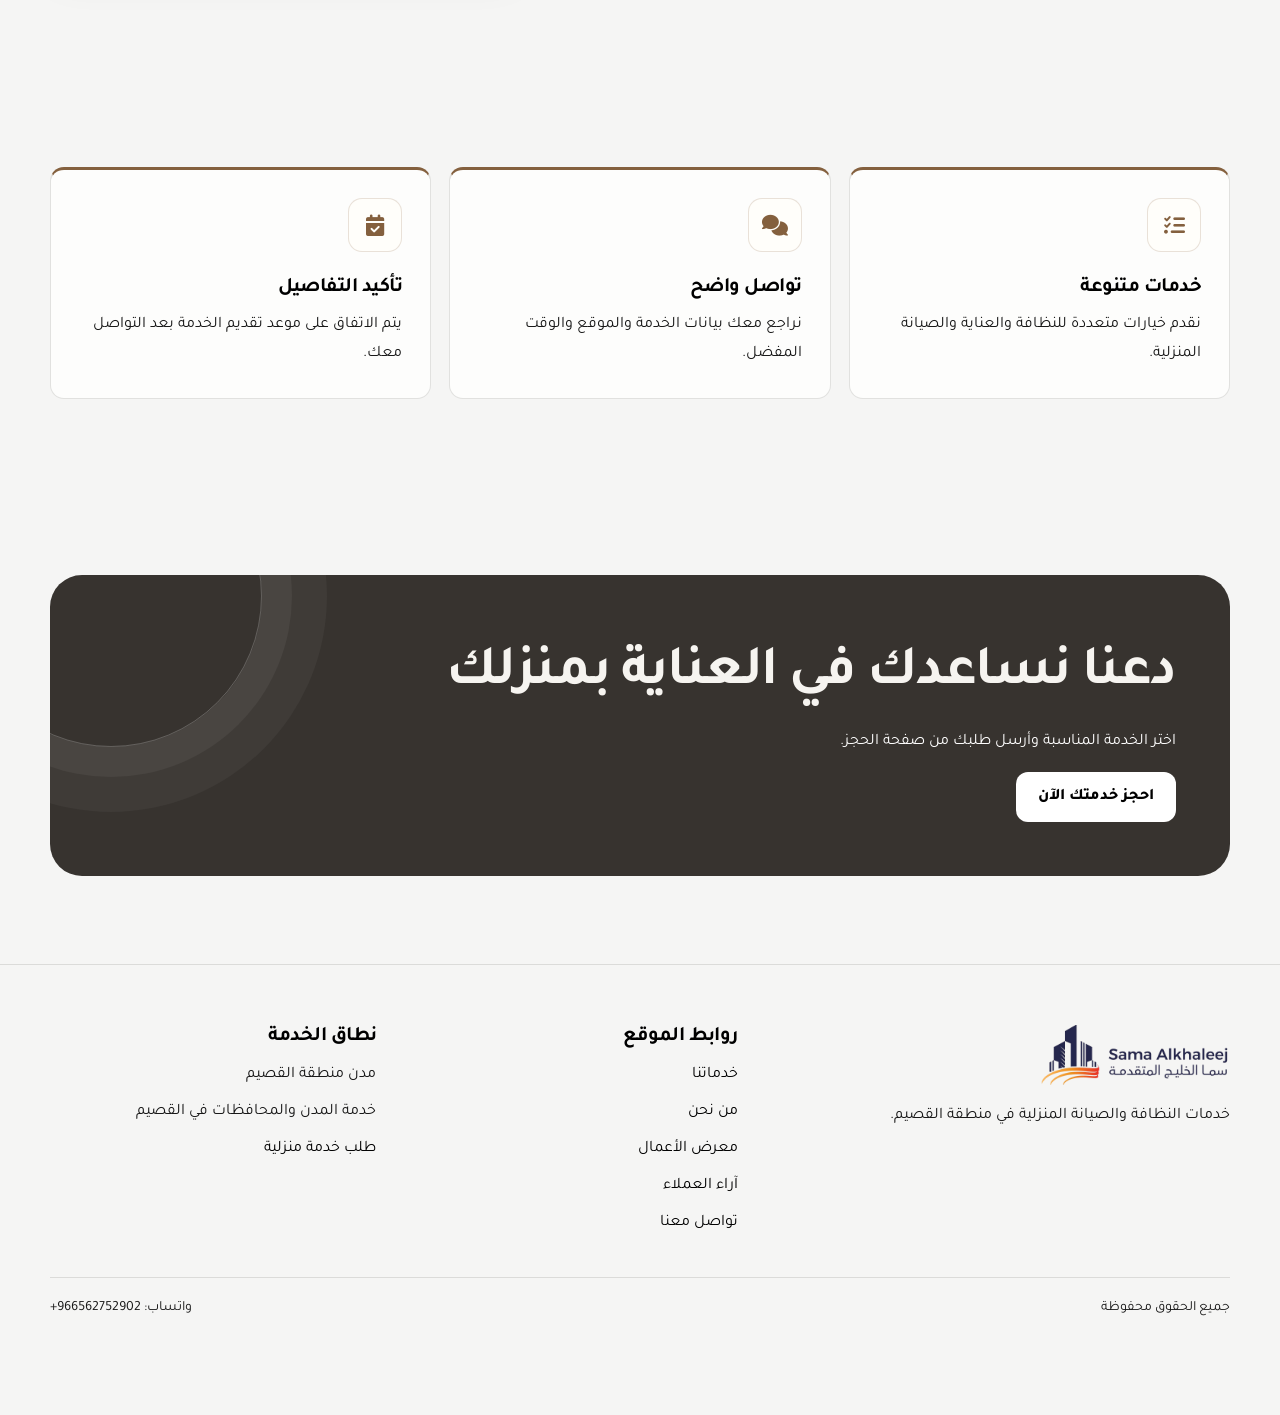
<file: pages/about.html>
<!doctype html>
<html lang="ar" dir="rtl" data-theme="light">
  <head>
    <meta charset="utf-8" />
    <meta
      name="description"
      content="تعرف على مؤسسة سما الخليج المتقدمة للخدمات المنزلية. نقدم خدمات النظافة والصيانة للعملاء في بريدة ومدن منطقة القصيم بالمملكة العربية السعودية."
    />
    <meta name="robots" content="index,follow,max-image-preview:large" />
    <meta name="author" content="مؤسسة سما الخليج المتقدمة" />
    <meta name="application-name" content="Sama Al Khaleej Advanced" />
    <meta property="og:type" content="website" />
    <meta property="og:site_name" content="مؤسسة سما الخليج المتقدمة" />
    <meta property="og:locale" content="ar_SA" />
    <meta
      property="og:title"
      content="من نحن | سما الخليج المتقدمة - Sama Al Khaleej Advanced"
    />
    <meta
      property="og:description"
      content="تعرف على مؤسسة سما الخليج المتقدمة للخدمات المنزلية. نقدم خدمات النظافة والصيانة للعملاء في بريدة ومدن منطقة القصيم بالمملكة العربية السعودية."
    />
    <meta name="twitter:card" content="summary" />
    <meta
      name="twitter:title"
      content="من نحن | سما الخليج المتقدمة - Sama Al Khaleej Advanced"
    />
    <meta
      name="twitter:description"
      content="تعرف على مؤسسة سما الخليج المتقدمة للخدمات المنزلية. نقدم خدمات النظافة والصيانة للعملاء في بريدة ومدن منطقة القصيم بالمملكة العربية السعودية."
    />
    <title>من نحن | سما الخليج المتقدمة - Sama Al Khaleej Advanced</title>
    <meta
      name="viewport"
      content="width=device-width, initial-scale=1, maximum-scale=1, user-scalable=no"
    />
    <link rel="stylesheet" href="../css/style.css" />

    <link
      rel="stylesheet"
      href="https://cdnjs.cloudflare.com/ajax/libs/font-awesome/6.5.2/css/all.min.css"
    />
    <script>
      try {
        const t = localStorage.getItem("sama-theme");
        if (t === "dark" || t === "light")
          document.documentElement.dataset.theme = t;
        else if (matchMedia("(prefers-color-scheme: dark)").matches)
          document.documentElement.dataset.theme = "dark";
      } catch (e) {}
    </script>
  </head>
  <body>
    <a class="skip-link" href="#main">انتقل إلى المحتوى</a>
    <header class="site-header">
      <div class="container nav-wrap">
        <a
          class="brand"
          href="../index.html"
          aria-label="شعار مؤسسة سما الخليج المتقدمة"
          ><img
            class="brand-logo"
            src="../assets/logo.png"
            data-logo-light="../assets/logo.png"
            data-logo-dark="../assets/logo-light.png"
            alt="شعار سما الخليج المتقدمة"
        /></a>
        <nav
          class="nav-links"
          id="main-menu"
          data-nav-menu
          aria-label="القائمة الرئيسية"
        >
          <a href="../index.html">الرئيسية</a
          ><a href="gallery.html">معرض الأعمال</a
          ><a href="services.html">خدماتنا</a
          ><a href="about.html" aria-current="page">من نحن</a
          ><a href="testimonials.html">آراء العملاء</a>
          <a href="coverage.html">نطاق التغطية</a
          ><a href="contact.html">تواصل معنا</a>
        </nav>
        <div class="nav-actions">
          <button
            class="icon-btn"
            data-theme-toggle
            type="button"
            aria-label="التبديل بين الوضعين"
          >
            <i class="fa-solid fa-moon theme-dark" aria-hidden="true"></i
            ><i
              class="fa-solid fa-sun theme-light sr-only"
              aria-hidden="true"
            ></i></button
          ><a class="btn" href="booking.html">احجز خدمتك الآن</a
          ><button
            class="icon-btn nav-toggle"
            type="button"
            data-nav-toggle
            aria-expanded="false"
            aria-controls="main-menu"
            aria-label="فتح القائمة"
          >
            <i class="fa-solid fa-bars" aria-hidden="true"></i>
          </button>
        </div>
      </div>
    </header>
    <main id="main">
      <section class="page-hero">
        <div class="container">
          <div class="breadcrumbs">
            <a href="../index.html">الرئيسية</a
            ><i class="fa-solid fa-chevron-left" aria-hidden="true"></i
            ><span>من نحن</span>
          </div>
          <span class="eyebrow">قصتنا وخدماتنا في القصيم</span>
          <h1>سما الخليج المتقدمة</h1>
          <p class="lead">
            نتعرف معك على مؤسستنا ونهجنا في تقديم خدمات النظافة والصيانة
            المنزلية في منطقة القصيم.
          </p>
          <a class="btn" href="booking.html">احجز خدمتك الآن</a>
        </div>
      </section>
      <section class="section about-story-section" id="about-intro">
        <div class="container about-story-layout">
          <div class="about-story-copy">
            <span class="eyebrow">من نحن</span>
            <p class="lead">
              سما الخليج المتقدمة مؤسسة سعودية متخصصة في تقديم خدمات النظافة
              الشاملة والتأهيلية للفلل والقصور والشقق والمراكز السكنية
              والتجارية، بالإضافة إلى خدمات الصيانة المنزلية في مدن ومحافظات
              منطقة القصيم.
            </p>
            <p class="lead">
              نقدم حلولاً متكاملة باستخدام معدات وأجهزة متخصصة ومواد تنظيف عالية
              الجودة، من خلال فريق عمل مؤهل وتحت إشراف وإدارة سعودية.
            </p>
            <p class="lead">
              نحرص على جودة التنفيذ والاهتمام بأدق التفاصيل والالتزام بالمواعيد،
              لتحقيق رضا عملائنا.
            </p>
          </div>
          <aside class="about-promise" aria-label="مجالات عملنا">
            <span class="about-promise-label">منظومة عناية واحدة</span>
            <p class="about-promise-title">خدمات متكاملة للمنزل والمنشأة</p>
            <div class="about-promise-list">
              <span
                ><i class="fa-solid fa-broom" aria-hidden="true"></i> نظافة
                وتأهيل</span
              >
              <span
                ><i class="fa-solid fa-screwdriver-wrench" aria-hidden="true"></i>
                صيانة منزلية</span
              >
              <span
                ><i class="fa-solid fa-location-dot" aria-hidden="true"></i>
                خدمة في القصيم</span
              >
            </div>
          </aside>
        </div>
      </section>
      <section class="section about-method-section">
        <div class="container about-method-layout">
          <div class="about-method-copy">
            <span class="eyebrow">منهجنا في العمل</span>
            <h2>الجودة والدقة في كل تفصيل</h2>
            <p>
              نسعى إلى تقديم خدمات منزلية تجمع بين جودة الخدمة والدقة في التنفيذ
              والالتزام بالمواعيد، مع الحرص على توفير أسعار تنافسية.
            </p>
            <p>
              نبدأ بفهم احتياجك، ثم نراجع تفاصيل الطلب ونتواصل معك للاتفاق على
              الخدمة والموعد المناسب.
            </p>
            <div class="tag-list">
              <span class="pill">جودة الخدمة</span
              ><span class="pill">الدقة في التنفيذ</span
              ><span class="pill">الالتزام بالمواعيد</span
              ><span class="pill">أسعار تنافسية</span>
            </div>
          </div>
          <aside class="about-presence-panel">
            <span class="icon-tile"
              ><i class="fa-solid fa-location-dot" aria-hidden="true"></i
            ></span>
            <h3>حضور محلي في القصيم</h3>
            <p>
              نخدم بريدة وعنيزة ومدن منطقة القصيم، ونتحقق من توفر الخدمة بحسب
              موقعك.
            </p>
            <a class="btn btn-secondary" href="contact.html">معلومات التواصل</a>
          </aside>
        </div>
      </section>
      <section class="section section--soft about-mission-section">
        <div class="container">
          <div class="grid about-principles">
            <article class="about-principle">
              <span class="icon-tile"
                ><i class="fa-solid fa-list-check" aria-hidden="true"></i
              ></span>
              <h3>خدمات متنوعة</h3>
              <p>نقدم خيارات متعددة للنظافة والعناية والصيانة المنزلية.</p>
            </article>
            <article class="about-principle">
              <span class="icon-tile"
                ><i class="fa-solid fa-comments" aria-hidden="true"></i
              ></span>
              <h3>تواصل واضح</h3>
              <p>نراجع معك بيانات الخدمة والموقع والوقت المفضل.</p>
            </article>
            <article class="about-principle">
              <span class="icon-tile"
                ><i class="fa-solid fa-calendar-check" aria-hidden="true"></i
              ></span>
              <h3>تأكيد التفاصيل</h3>
              <p>يتم الاتفاق على موعد تقديم الخدمة بعد التواصل معك.</p>
            </article>
          </div>
        </div>
      </section>
      <section class="section about-cta-section">
        <div class="container">
          <div class="cta-band">
            <h2>دعنا نساعدك في العناية بمنزلك</h2>
            <p>اختر الخدمة المناسبة وأرسل طلبك من صفحة الحجز.</p>
            <a class="btn btn-light" href="booking.html">احجز خدمتك الآن</a>
          </div>
        </div>
      </section>
    </main>
    <footer class="site-footer">
      <div class="container">
        <div class="footer-grid">
          <div>
            <a
              class="brand"
              href="../index.html"
              aria-label="شعار مؤسسة سما الخليج المتقدمة"
              ><img
                class="brand-logo"
                src="../assets/logo.png"
                data-logo-light="../assets/logo.png"
                data-logo-dark="../assets/logo-light.png"
                alt="شعار سما الخليج المتقدمة"
            /></a>
            <p class="footer-note">
              خدمات النظافة والصيانة المنزلية في منطقة القصيم.
            </p>
          </div>
          <div>
            <h3>روابط الموقع</h3>
            <div class="footer-links">
              <a href="services.html">خدماتنا</a><a href="about.html">من نحن</a
              ><a href="gallery.html">معرض الأعمال</a
              ><a href="testimonials.html">آراء العملاء</a
              ><a href="contact.html">تواصل معنا</a>
            </div>
          </div>
          <div>
            <h3>نطاق الخدمة</h3>
            <div class="footer-links">
              <span>مدن منطقة القصيم</span
              ><span>خدمة المدن والمحافظات في القصيم</span
              ><a href="booking.html">طلب خدمة منزلية</a>
            </div>
          </div>
        </div>
        <div class="footer-bottom">
          <span>جميع الحقوق محفوظة</span
          ><span>واتساب: <bdi dir="ltr">+966562752902</bdi></span>
        </div>
      </div>
    </footer>
    <script src="../js/theme.js" defer></script>
    <script src="../js/navigation.js" defer></script>
    <script src="../js/main.js" defer></script>
    <script src="../js/actions.js" defer></script>
  </body>
</html>
</file>
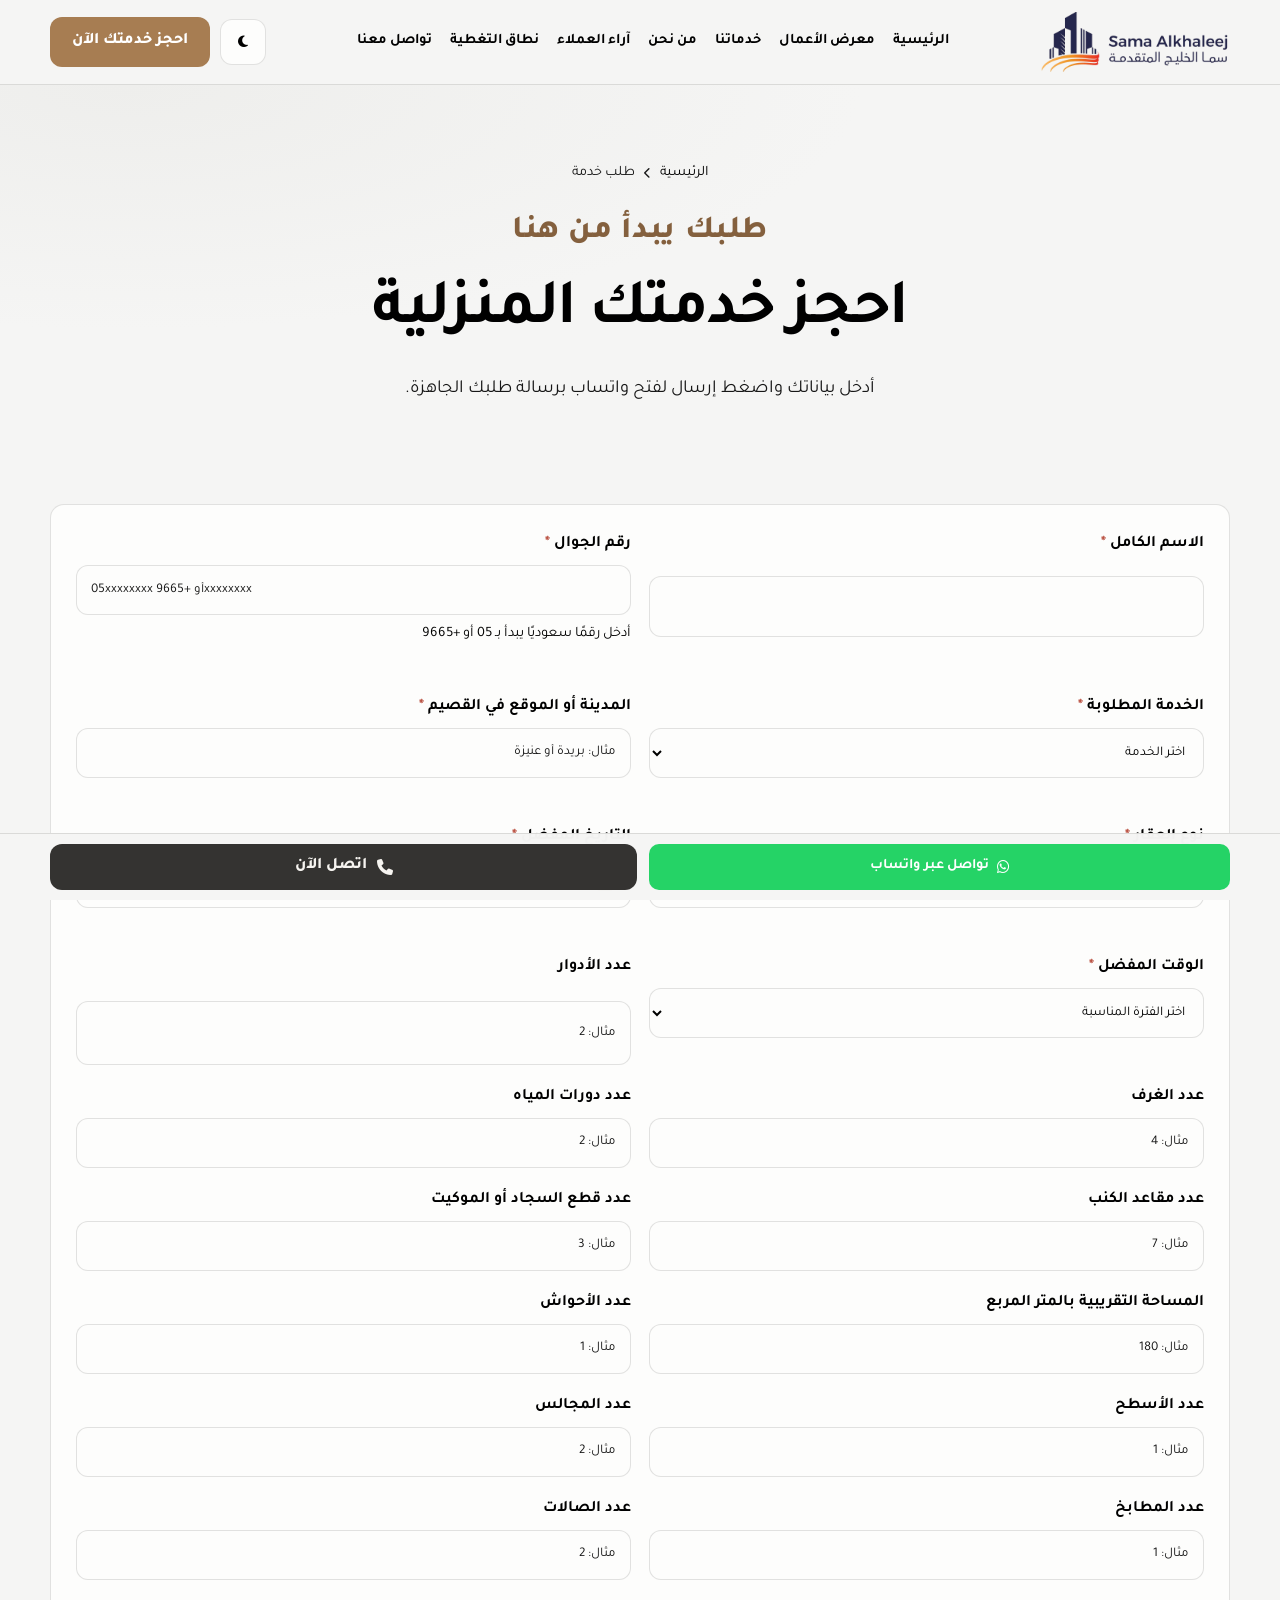
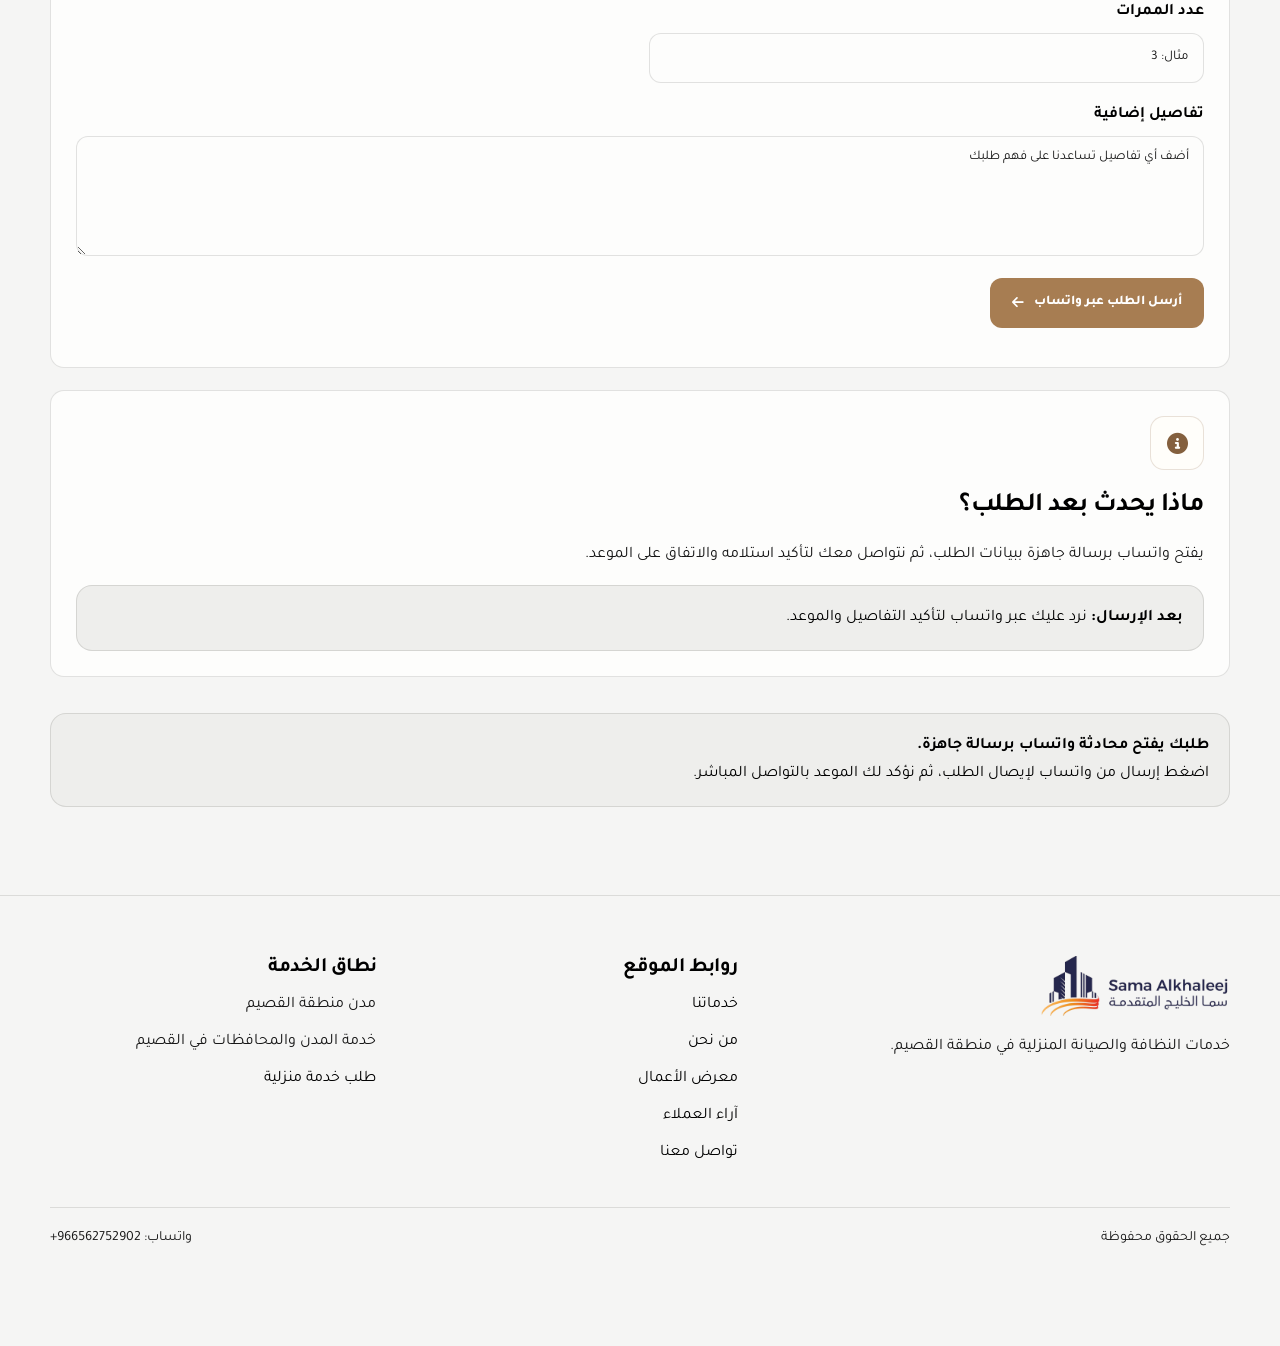
<file: pages/booking.html>
<!doctype html>
<html lang="ar" dir="rtl" data-theme="light">
  <head>
    <meta charset="utf-8" />
    <meta
      name="description"
      content="أرسل طلب تنظيف أو صيانة منزلية في بريدة ومدن القصيم عبر نموذج الحجز، وافتح رسالة واتساب جاهزة ببيانات الخدمة والموقع والوقت المناسب."
    />
    <meta name="robots" content="index,follow,max-image-preview:large" />
    <meta name="author" content="مؤسسة سما الخليج المتقدمة" />
    <meta name="application-name" content="Sama Al Khaleej Advanced" />
    <meta property="og:type" content="website" />
    <meta property="og:site_name" content="مؤسسة سما الخليج المتقدمة" />
    <meta property="og:locale" content="ar_SA" />
    <meta
      property="og:title"
      content="حجز تنظيف وصيانة منزلية في القصيم | سما الخليج المتقدمة"
    />
    <meta
      property="og:description"
      content="أرسل طلب تنظيف أو صيانة منزلية في بريدة ومدن القصيم عبر نموذج الحجز، وافتح رسالة واتساب جاهزة ببيانات الخدمة والموقع والوقت المناسب."
    />
    <meta name="twitter:card" content="summary" />
    <meta
      name="twitter:title"
      content="حجز تنظيف وصيانة منزلية في القصيم | سما الخليج المتقدمة"
    />
    <meta
      name="twitter:description"
      content="أرسل طلب تنظيف أو صيانة منزلية في بريدة ومدن القصيم عبر نموذج الحجز، وافتح رسالة واتساب جاهزة ببيانات الخدمة والموقع والوقت المناسب."
    />
    <title>حجز تنظيف وصيانة منزلية في القصيم | سما الخليج المتقدمة</title>
    <meta name="viewport" content="width=device-width, initial-scale=1, maximum-scale=1, user-scalable=no" />
    <link rel="stylesheet" href="../css/style.css" />





    <link
      rel="stylesheet"
      href="https://cdnjs.cloudflare.com/ajax/libs/font-awesome/6.5.2/css/all.min.css"
    />
    <script>
      try {
        const t = localStorage.getItem("sama-theme");
        if (t === "dark" || t === "light")
          document.documentElement.dataset.theme = t;
        else if (matchMedia("(prefers-color-scheme: dark)").matches)
          document.documentElement.dataset.theme = "dark";
      } catch (e) {}
    </script>
  </head>
  <body>
    <a class="skip-link" href="#main">انتقل إلى المحتوى</a>
    <header class="site-header">
      <div class="container nav-wrap">
        <a
          class="brand"
          href="../index.html"
          aria-label="شعار مؤسسة سما الخليج المتقدمة"
          ><img
            class="brand-logo"
            src="../assets/logo.png"
            data-logo-light="../assets/logo.png"
            data-logo-dark="../assets/logo-light.png"
            alt="شعار سما الخليج المتقدمة"
        /></a>
        <nav
          class="nav-links"
          id="main-menu"
          data-nav-menu
          aria-label="القائمة الرئيسية"
        >
          <a href="../index.html">الرئيسية</a
          ><a href="gallery.html">معرض الأعمال</a
          ><a href="services.html">خدماتنا</a><a href="about.html">من نحن</a
          ><a href="testimonials.html">آراء العملاء</a>
          <a href="coverage.html">نطاق التغطية</a
          ><a href="contact.html">تواصل معنا</a>
        </nav>
        <div class="nav-actions">
          <button
            class="icon-btn"
            data-theme-toggle
            type="button"
            aria-label="التبديل بين الوضعين"
          >
            <i class="fa-solid fa-moon theme-dark" aria-hidden="true"></i
            ><i
              class="fa-solid fa-sun theme-light sr-only"
              aria-hidden="true"
            ></i></button
          ><a class="btn" href="booking.html">احجز خدمتك الآن</a
          ><button
            class="icon-btn nav-toggle"
            type="button"
            data-nav-toggle
            aria-expanded="false"
            aria-controls="main-menu"
            aria-label="فتح القائمة"
          >
            <i class="fa-solid fa-bars" aria-hidden="true"></i>
          </button>
        </div>
      </div>
    </header>
    <main id="main">
      <section class="page-hero">
        <div class="container">
          <div class="breadcrumbs">
            <a href="../index.html">الرئيسية</a
            ><i class="fa-solid fa-chevron-left" aria-hidden="true"></i
            ><span>طلب خدمة</span>
          </div>
          <span class="eyebrow">طلبك يبدأ من هنا</span>
          <h1>احجز خدمتك المنزلية</h1>
          <p class="lead">
            أدخل بياناتك واضغط إرسال لفتح واتساب برسالة طلبك الجاهزة.
          </p>
        </div>
      </section>
      <section class="section section--booking">
        <div class="container booking-layout">
          <div class="card">
            <form id="booking-form" novalidate>
              <div class="form-grid">
                <div class="form-field">
                  <label for="customer-name"
                    >الاسم الكامل <span class="required">*</span></label
                  ><input
                    id="customer-name"
                    name="name"
                    autocomplete="name"
                    required
                    aria-describedby="name-error"
                  /><span
                    class="error"
                    id="name-error"
                    aria-live="polite"
                  ></span>
                </div>
                <div class="form-field">
                  <label for="customer-phone"
                    >رقم الجوال <span class="required">*</span></label
                  ><input
                    id="customer-phone"
                    name="phone"
                    type="tel"
                    inputmode="tel"
                    autocomplete="tel"
                    dir="ltr"
                    placeholder="05xxxxxxxx أو +9665xxxxxxxx"
                    required
                    aria-describedby="phone-help phone-error"
                  /><span class="small" id="phone-help"
                    >أدخل رقمًا سعوديًا يبدأ بـ 05 أو +9665</span
                  ><span
                    class="error"
                    id="phone-error"
                    aria-live="polite"
                  ></span>
                </div>
                <div class="form-field">
                  <label for="service"
                    >الخدمة المطلوبة <span class="required">*</span></label
                  ><select
                    id="service"
                    name="service"
                    required
                    aria-describedby="service-error"
                  >
                    <option value="">اختر الخدمة</option>
                    <option>النظافة الشاملة والتأهيلية للفلل والقصور والشقق</option>
                    <option>تنظيف المراكز السكنية والتجارية</option>
                    <option>تنظيف المباني بعد التشطيب والترميم</option>
                    <option>تنظيف المجالس والكنب والسجاد والموكيت</option>
                    <option>تنظيف الخيام والاستراحات</option>
                    <option>تنظيف الأحواش والأسطح</option>
                    <option>غسيل وتلميع الأرضيات بالمكائن</option>
                    <option>تنظيف الواجهات الزجاجية والنوافذ</option>
                    <option>تنظيف وتعقيم خزانات المياه</option>
                    <option>تنظيف المطابخ ودورات المياه</option>
                    <option>غسيل وصيانة وإصلاح المكيفات</option>
                    <option>خدمات السباكة والكهرباء</option>
                    <option>مكافحة الحشرات والآفات</option></select
                  ><span
                    class="error"
                    id="service-error"
                    aria-live="polite"
                  ></span>
                </div>
                <div class="form-field">
                  <label for="city"
                    >المدينة أو الموقع في القصيم
                    <span class="required">*</span></label
                  ><input
                    id="city"
                    name="city"
                    autocomplete="address-level2"
                    placeholder="مثال: بريدة أو عنيزة"
                    required
                    aria-describedby="city-error"
                  /><span
                    class="error"
                    id="city-error"
                    aria-live="polite"
                  ></span>
                </div>
                <div class="form-field">
                  <label for="property"
                    >نوع العقار <span class="required">*</span></label
                  ><select
                    id="property"
                    name="property"
                    required
                    aria-describedby="property-error"
                  >
                    <option value="">اختر نوع العقار</option>
                    <option>منزل</option>
                    <option>فيلا</option>
                    <option>شقة</option>
                    <option>قصر</option>
                    <option>استراحة</option>
                    <option>مرفق آخر</option></select
                  ><span
                    class="error"
                    id="property-error"
                    aria-live="polite"
                  ></span>
                </div>
                <div class="form-field">
                  <label for="date"
                    >التاريخ المفضل <span class="required">*</span></label
                  >
                  <div class="date-control" dir="ltr">
                    <input
                      id="date"
                      name="date"
                      type="text"
                      inputmode="numeric"
                      autocomplete="off"
                      lang="en"
                      placeholder="MM/DD/YYYY"
                      pattern="\d{2}/\d{2}/\d{4}"
                      dir="ltr"
                      required
                      aria-describedby="date-error"
                    />
                    <button
                      class="date-picker-trigger"
                      type="button"
                      aria-label="Open calendar"
                      aria-expanded="false"
                      aria-controls="date-calendar"
                    >
                      <i class="fa-regular fa-calendar" aria-hidden="true"></i>
                    </button>
                    <div
                      class="date-calendar"
                      id="date-calendar"
                      role="dialog"
                      aria-label="Choose a date"
                      hidden
                    >
                      <div class="date-calendar-header">
                        <button
                          type="button"
                          data-calendar-previous
                          aria-label="Previous month"
                        >
                          <i
                            class="fa-solid fa-chevron-left"
                            aria-hidden="true"
                          ></i>
                        </button>
                        <strong data-calendar-month></strong>
                        <button
                          type="button"
                          data-calendar-next
                          aria-label="Next month"
                        >
                          <i
                            class="fa-solid fa-chevron-right"
                            aria-hidden="true"
                          ></i>
                        </button>
                      </div>
                      <div
                        class="date-calendar-weekdays"
                        data-calendar-weekdays
                        aria-hidden="true"
                      ></div>
                      <div class="date-calendar-days" data-calendar-days></div>
                    </div>
                  </div>
                  <span class="error" id="date-error" aria-live="polite"></span>
                </div>
                <div class="form-field">
                  <label for="time"
                    >الوقت المفضل <span class="required">*</span></label
                  ><select
                    id="time"
                    name="time"
                    required
                    aria-describedby="time-error"
                  >
                    <option value="">اختر الفترة المناسبة</option>
                    <option>صباحًا</option>
                    <option>ظهرًا</option>
                    <option>مساءً</option>
                    <option>مرن حسب المتاح</option></select
                  ><span
                    class="error"
                    id="time-error"
                    aria-live="polite"
                  ></span>
                </div>
                <div class="form-field">
                  <label for="floor-count">عدد الأدوار</label>
                  <input
                    id="floor-count"
                    name="floorCount"
                    type="number"
                    min="1"
                    inputmode="numeric"
                    placeholder="مثال: 2"
                  />
                </div>
                <div class="form-field">
                  <label for="room-count">عدد الغرف</label>
                  <input
                    id="room-count"
                    name="roomCount"
                    type="number"
                    min="1"
                    inputmode="numeric"
                    placeholder="مثال: 4"
                  />
                </div>
                <div class="form-field">
                  <label for="bathroom-count">عدد دورات المياه</label>
                  <input
                    id="bathroom-count"
                    name="bathroomCount"
                    type="number"
                    min="0"
                    inputmode="numeric"
                    placeholder="مثال: 2"
                  />
                </div>
                <div class="form-field">
                  <label for="sofa-seats">عدد مقاعد الكنب</label>
                  <input
                    id="sofa-seats"
                    name="sofaSeats"
                    type="number"
                    min="0"
                    inputmode="numeric"
                    placeholder="مثال: 7"
                  />
                </div>
                <div class="form-field">
                  <label for="carpet-count">عدد قطع السجاد أو الموكيت</label>
                  <input
                    id="carpet-count"
                    name="carpetCount"
                    type="number"
                    min="0"
                    inputmode="numeric"
                    placeholder="مثال: 3"
                  />
                </div>
                <div class="form-field">
                  <label for="area-size">المساحة التقريبية بالمتر المربع</label>
                  <input
                    id="area-size"
                    name="areaSize"
                    type="number"
                    min="1"
                    inputmode="numeric"
                    placeholder="مثال: 180"
                  />
                </div>
                <div class="form-field">
                  <label for="courtyard-count">عدد الأحواش</label>
                  <input
                    id="courtyard-count"
                    name="courtyardCount"
                    type="number"
                    min="0"
                    inputmode="numeric"
                    placeholder="مثال: 1"
                  />
                </div>
                <div class="form-field">
                  <label for="roof-count">عدد الأسطح</label>
                  <input
                    id="roof-count"
                    name="roofCount"
                    type="number"
                    min="0"
                    inputmode="numeric"
                    placeholder="مثال: 1"
                  />
                </div>
                <div class="form-field">
                  <label for="majlis-count">عدد المجالس</label>
                  <input
                    id="majlis-count"
                    name="majlisCount"
                    type="number"
                    min="0"
                    inputmode="numeric"
                    placeholder="مثال: 2"
                  />
                </div>
                <div class="form-field">
                  <label for="kitchen-count">عدد المطابخ</label>
                  <input
                    id="kitchen-count"
                    name="kitchenCount"
                    type="number"
                    min="0"
                    inputmode="numeric"
                    placeholder="مثال: 1"
                  />
                </div>
                <div class="form-field">
                  <label for="living-room-count">عدد الصالات</label>
                  <input
                    id="living-room-count"
                    name="livingRoomCount"
                    type="number"
                    min="0"
                    inputmode="numeric"
                    placeholder="مثال: 2"
                  />
                </div>
                <div class="form-field">
                  <label for="corridor-count">عدد الممرات</label>
                  <input
                    id="corridor-count"
                    name="corridorCount"
                    type="number"
                    min="0"
                    inputmode="numeric"
                    placeholder="مثال: 3"
                  />
                </div>
                <div class="form-field full">
                  <label for="notes">تفاصيل إضافية</label
                  ><textarea
                    id="notes"
                    name="notes"
                    placeholder="أضف أي تفاصيل تساعدنا على فهم طلبك"
                  ></textarea>
                </div>
              </div>
              <button class="btn mt-22" type="submit">
                أرسل الطلب عبر واتساب
                <i class="fa-solid fa-arrow-left" aria-hidden="true"></i>
              </button>
            </form>
            <p
              id="booking-status"
              role="status"
              aria-live="polite"
              class="booking-status-message"
            ></p>
          </div>
          <aside class="booking-info" aria-label="معلومات بعد إرسال الطلب">
            <div class="card">
              <span class="icon-tile"
                ><i class="fa-solid fa-circle-info" aria-hidden="true"></i
              ></span>
              <h2 class="heading-medium">ماذا يحدث بعد الطلب؟</h2>
              <p>
                يفتح واتساب برسالة جاهزة ببيانات الطلب، ثم نتواصل معك لتأكيد
                استلامه والاتفاق على الموعد.
              </p>
              <div class="notice">
                <strong>بعد الإرسال:</strong> نرد عليك عبر واتساب لتأكيد
                التفاصيل والموعد.
              </div>
            </div>
            <div class="notice mt-18">
              <strong>طلبك يفتح محادثة واتساب برسالة جاهزة.</strong><br />اضغط
              إرسال من واتساب لإيصال الطلب، ثم نؤكد لك الموعد بالتواصل المباشر.
            </div>
          </aside>
        </div>
      </section>
    </main>
    <footer class="site-footer">
      <div class="container">
        <div class="footer-grid">
          <div>
            <a
              class="brand"
              href="../index.html"
              aria-label="شعار مؤسسة سما الخليج المتقدمة"
              ><img
                class="brand-logo"
                src="../assets/logo.png"
                data-logo-light="../assets/logo.png"
                data-logo-dark="../assets/logo-light.png"
                alt="شعار سما الخليج المتقدمة"
            /></a>
            <p class="footer-note">
              خدمات النظافة والصيانة المنزلية في منطقة القصيم.
            </p>
          </div>
          <div>
            <h3>روابط الموقع</h3>
            <div class="footer-links">
              <a href="services.html">خدماتنا</a><a href="about.html">من نحن</a
              ><a href="gallery.html">معرض الأعمال</a
              ><a href="testimonials.html">آراء العملاء</a
              ><a href="contact.html">تواصل معنا</a>
            </div>
          </div>
          <div>
            <h3>نطاق الخدمة</h3>
            <div class="footer-links">
              <span>مدن منطقة القصيم</span
              ><span>خدمة المدن والمحافظات في القصيم</span
              ><a href="booking.html">طلب خدمة منزلية</a>
            </div>
          </div>
        </div>
        <div class="footer-bottom">
          <span>جميع الحقوق محفوظة</span
          ><span>واتساب: <bdi dir="ltr">+966562752902</bdi></span>
        </div>
      </div>
    </footer>
    <script src="../js/theme.js" defer></script>
    <script src="../js/navigation.js" defer></script>
    <script src="../js/booking.js" defer></script>
    <script src="../js/actions.js" defer></script>
  </body>
</html>
</file>
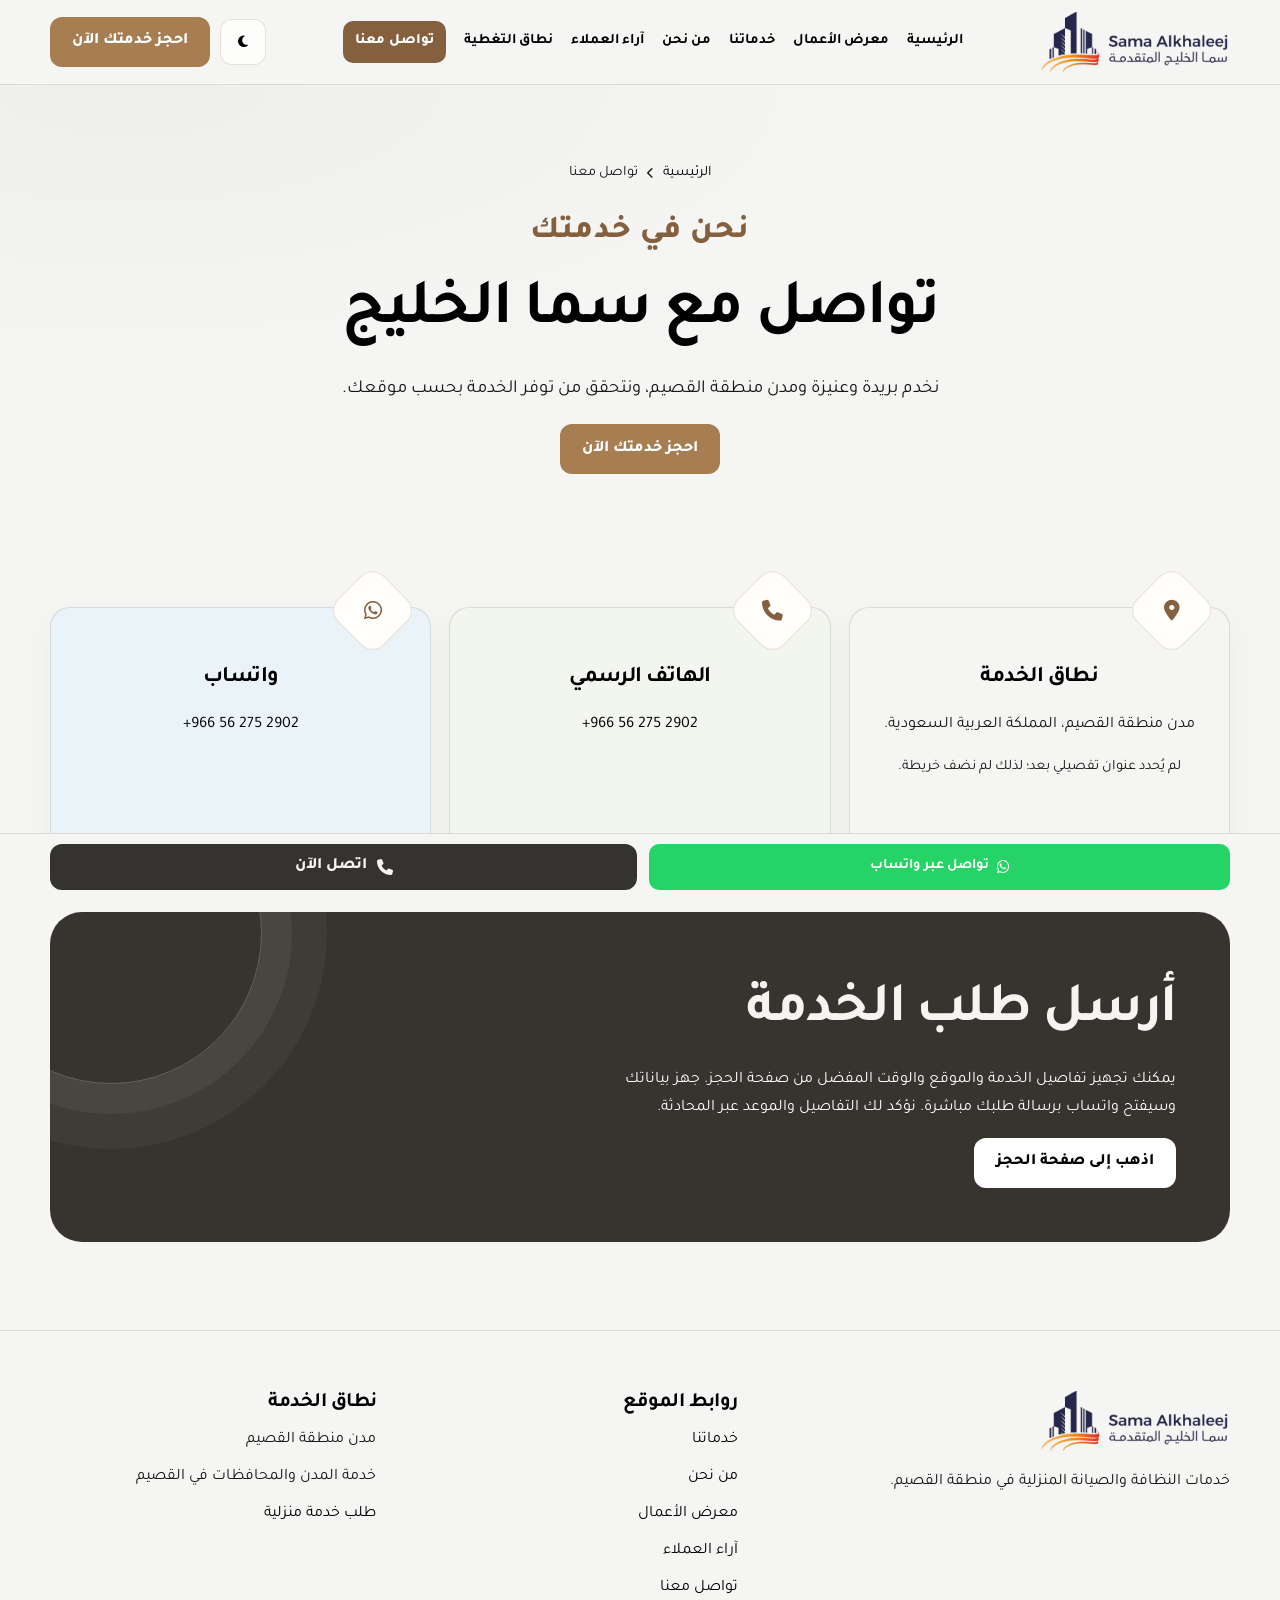
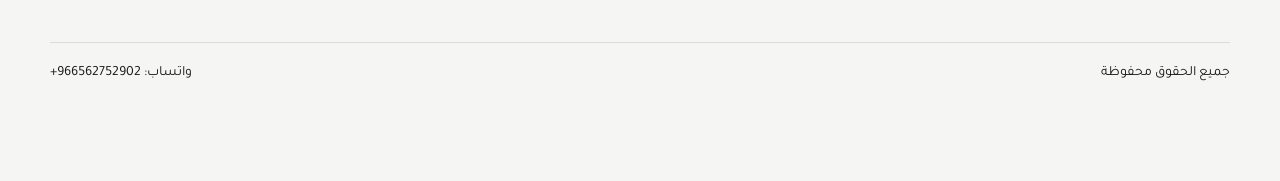
<file: pages/contact.html>
<!doctype html>
<html lang="ar" dir="rtl" data-theme="light">
  <head>
    <meta charset="utf-8" />
    <meta
      name="description"
      content="تواصل مع مؤسسة سما الخليج المتقدمة لخدمات النظافة والصيانة في بريدة ومدن منطقة القصيم. اتصل أو راسل واتساب على +966562752902."
    />
    <meta name="robots" content="index,follow,max-image-preview:large" />
    <meta name="author" content="مؤسسة سما الخليج المتقدمة" />
    <meta name="application-name" content="Sama Al Khaleej Advanced" />
    <meta property="og:type" content="website" />
    <meta property="og:site_name" content="مؤسسة سما الخليج المتقدمة" />
    <meta property="og:locale" content="ar_SA" />
    <meta
      property="og:title"
      content="تواصل مع سما الخليج المتقدمة | بريدة والقصيم"
    />
    <meta
      property="og:description"
      content="تواصل مع مؤسسة سما الخليج المتقدمة لخدمات النظافة والصيانة في بريدة ومدن منطقة القصيم. اتصل أو راسل واتساب على +966562752902."
    />
    <meta name="twitter:card" content="summary" />
    <meta
      name="twitter:title"
      content="تواصل مع سما الخليج المتقدمة | بريدة والقصيم"
    />
    <meta
      name="twitter:description"
      content="تواصل مع مؤسسة سما الخليج المتقدمة لخدمات النظافة والصيانة في بريدة ومدن منطقة القصيم. اتصل أو راسل واتساب على +966562752902."
    />
    <title>تواصل مع سما الخليج المتقدمة | بريدة والقصيم</title>
    <meta name="viewport" content="width=device-width, initial-scale=1, maximum-scale=1, user-scalable=no" />
    <link rel="stylesheet" href="../css/style.css" />





    <link
      rel="stylesheet"
      href="https://cdnjs.cloudflare.com/ajax/libs/font-awesome/6.5.2/css/all.min.css"
    />
    <script>
      try {
        const t = localStorage.getItem("sama-theme");
        if (t === "dark" || t === "light")
          document.documentElement.dataset.theme = t;
        else if (matchMedia("(prefers-color-scheme: dark)").matches)
          document.documentElement.dataset.theme = "dark";
      } catch (e) {}
    </script>
  </head>
  <body>
    <a class="skip-link" href="#main">انتقل إلى المحتوى</a>
    <header class="site-header">
      <div class="container nav-wrap">
        <a
          class="brand"
          href="../index.html"
          aria-label="شعار مؤسسة سما الخليج المتقدمة"
          ><img
            class="brand-logo"
            src="../assets/logo.png"
            data-logo-light="../assets/logo.png"
            data-logo-dark="../assets/logo-light.png"
            alt="شعار سما الخليج المتقدمة"
        /></a>
        <nav
          class="nav-links"
          id="main-menu"
          data-nav-menu
          aria-label="القائمة الرئيسية"
        >
          <a href="../index.html">الرئيسية</a
          ><a href="gallery.html">معرض الأعمال</a
          ><a href="services.html">خدماتنا</a><a href="about.html">من نحن</a
          ><a href="testimonials.html">آراء العملاء</a>
          <a href="coverage.html">نطاق التغطية</a
          ><a href="contact.html" aria-current="page">تواصل معنا</a>
        </nav>
        <div class="nav-actions">
          <button
            class="icon-btn"
            data-theme-toggle
            type="button"
            aria-label="التبديل بين الوضعين"
          >
            <i class="fa-solid fa-moon theme-dark" aria-hidden="true"></i
            ><i
              class="fa-solid fa-sun theme-light sr-only"
              aria-hidden="true"
            ></i></button
          ><a class="btn" href="booking.html">احجز خدمتك الآن</a
          ><button
            class="icon-btn nav-toggle"
            type="button"
            data-nav-toggle
            aria-expanded="false"
            aria-controls="main-menu"
            aria-label="فتح القائمة"
          >
            <i class="fa-solid fa-bars" aria-hidden="true"></i>
          </button>
        </div>
      </div>
    </header>
    <main id="main">
      <section class="page-hero">
        <div class="container">
          <div class="breadcrumbs">
            <a href="../index.html">الرئيسية</a
            ><i class="fa-solid fa-chevron-left" aria-hidden="true"></i
            ><span>تواصل معنا</span>
          </div>
          <span class="eyebrow">نحن في خدمتك</span>
          <h1>تواصل مع سما الخليج</h1>
          <p class="lead">
            نخدم بريدة وعنيزة ومدن منطقة القصيم، ونتحقق من توفر الخدمة بحسب
            موقعك.
          </p>
          <a class="btn" href="booking.html">احجز خدمتك الآن</a>
        </div>
      </section>
      <section class="section">
        <div class="container">
          <div class="grid service-grid">
            <article class="card">
              <span class="icon-tile"
                ><i class="fa-solid fa-location-dot" aria-hidden="true"></i
              ></span>
              <h2 class="heading-small">نطاق الخدمة</h2>
              <p>مدن منطقة القصيم، المملكة العربية السعودية.</p>
              <p class="small">لم يُحدد عنوان تفصيلي بعد؛ لذلك لم نضف خريطة.</p>
            </article>
            <article class="card">
              <span class="icon-tile"
                ><i class="fa-solid fa-phone" aria-hidden="true"></i
              ></span>
              <h2 class="heading-small">الهاتف الرسمي</h2>
              <p><a href="tel:+966562752902" dir="ltr">+966 56 275 2902</a></p>
            </article>
            <article class="card">
              <span class="icon-tile"
                ><i class="fa-brands fa-whatsapp" aria-hidden="true"></i
              ></span>
              <h2 class="heading-small">واتساب</h2>
              <p>
                <a href="https://wa.me/966562752902" dir="ltr"
                  >+966 56 275 2902</a
                >
              </p>
            </article>
          </div>

          <div class="cta-band mt-50">
            <h2>أرسل طلب الخدمة</h2>
            <p>
              يمكنك تجهيز تفاصيل الخدمة والموقع والوقت المفضل من صفحة الحجز. جهز
              بياناتك وسيفتح واتساب برسالة طلبك مباشرة. نؤكد لك التفاصيل والموعد
              عبر المحادثة.
            </p>
            <a class="btn btn-light" href="booking.html">اذهب إلى صفحة الحجز</a>
          </div>
        </div>
      </section>
    </main>
    <footer class="site-footer">
      <div class="container">
        <div class="footer-grid">
          <div>
            <a
              class="brand"
              href="../index.html"
              aria-label="شعار مؤسسة سما الخليج المتقدمة"
              ><img
                class="brand-logo"
                src="../assets/logo.png"
                data-logo-light="../assets/logo.png"
                data-logo-dark="../assets/logo-light.png"
                alt="شعار سما الخليج المتقدمة"
            /></a>
            <p class="footer-note">
              خدمات النظافة والصيانة المنزلية في منطقة القصيم.
            </p>
          </div>
          <div>
            <h3>روابط الموقع</h3>
            <div class="footer-links">
              <a href="services.html">خدماتنا</a><a href="about.html">من نحن</a
              ><a href="gallery.html">معرض الأعمال</a
              ><a href="testimonials.html">آراء العملاء</a
              ><a href="contact.html">تواصل معنا</a>
            </div>
          </div>
          <div>
            <h3>نطاق الخدمة</h3>
            <div class="footer-links">
              <span>مدن منطقة القصيم</span
              ><span>خدمة المدن والمحافظات في القصيم</span
              ><a href="booking.html">طلب خدمة منزلية</a>
            </div>
          </div>
        </div>
        <div class="footer-bottom">
          <span>جميع الحقوق محفوظة</span
          ><span>واتساب: <bdi dir="ltr">+966562752902</bdi></span>
        </div>
      </div>
    </footer>
    <script src="../js/theme.js" defer></script>
    <script src="../js/navigation.js" defer></script>
    <script src="../js/actions.js" defer></script>
  </body>
</html>
</file>
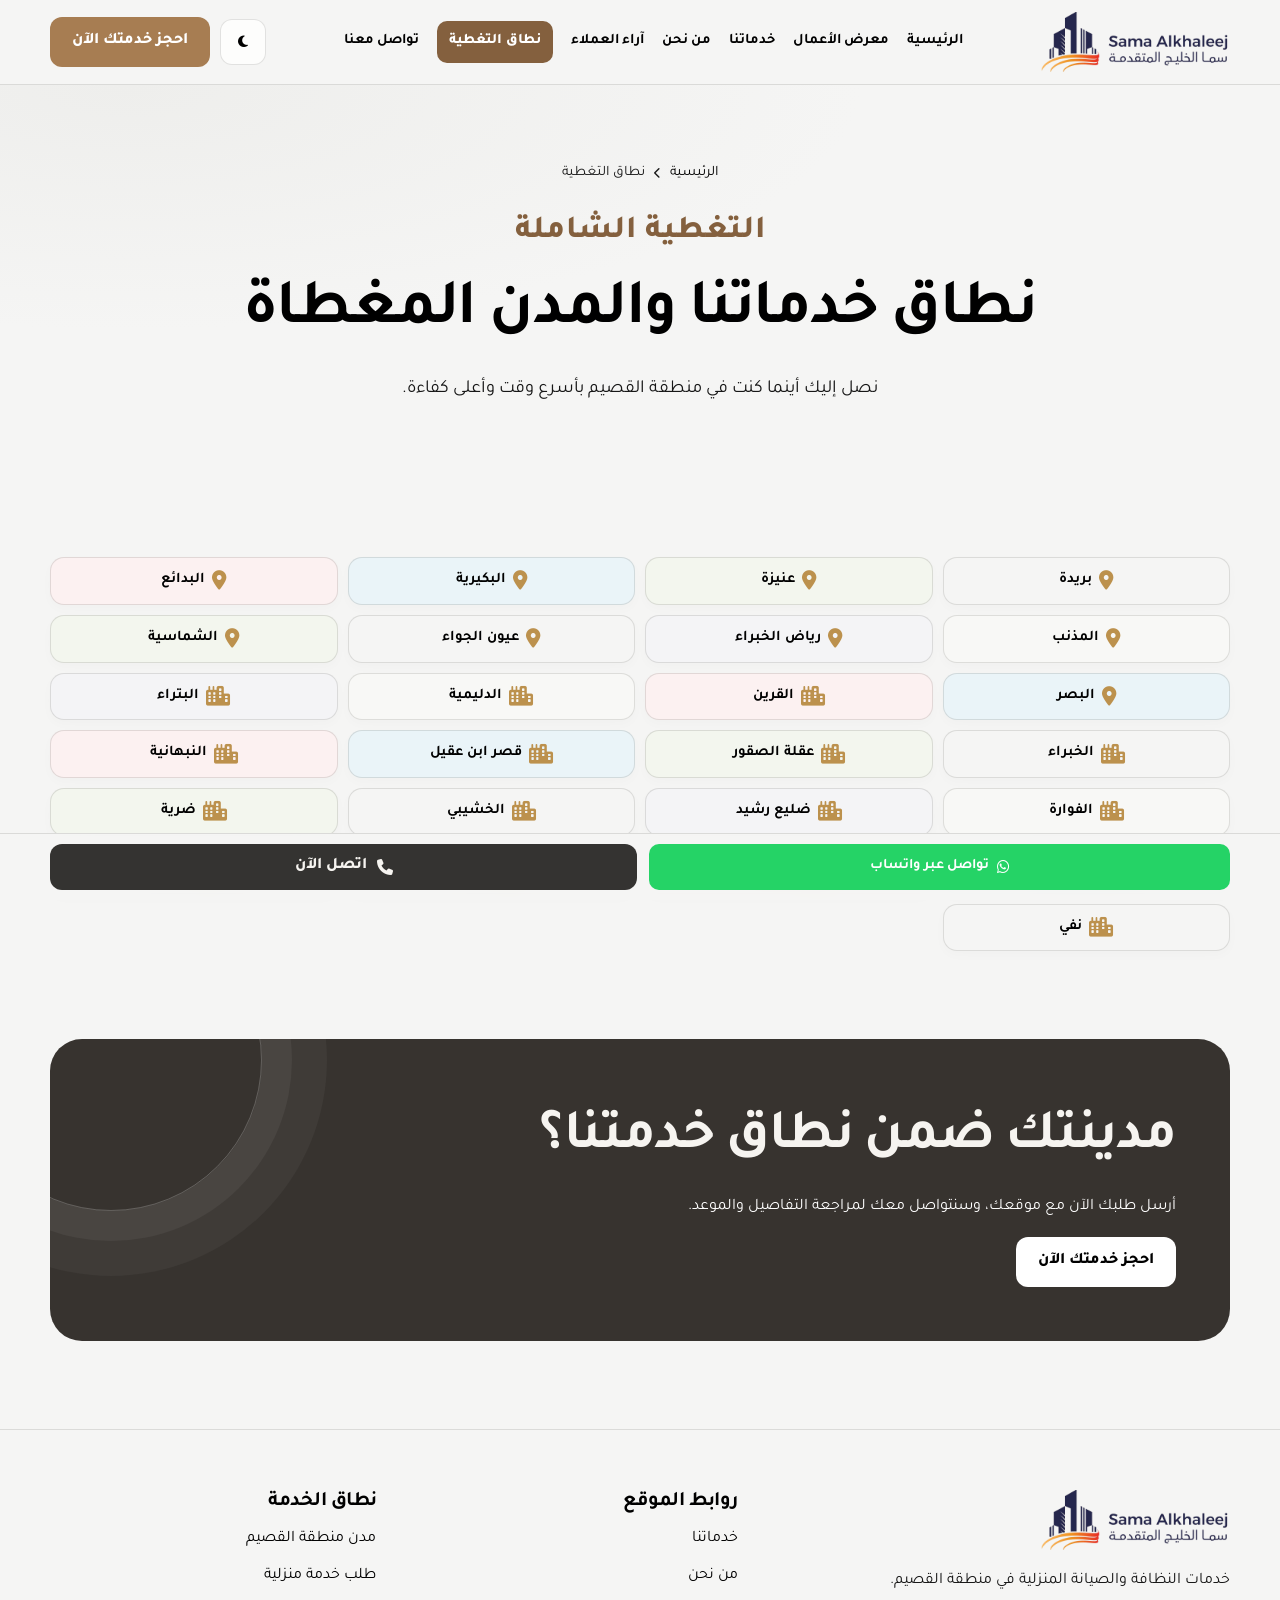
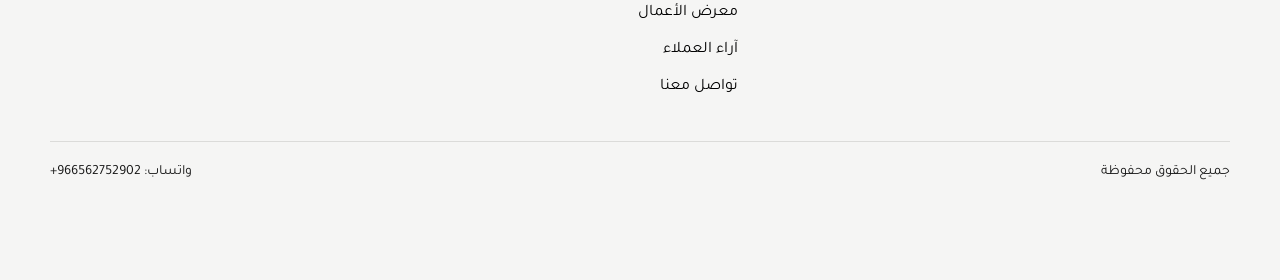
<file: pages/coverage.html>
<!doctype html>
<html lang="ar" dir="rtl" data-theme="light">
  <head>
    <meta charset="utf-8" />
    <meta
      name="description"
      content="نطاق خدمات مؤسسة سما الخليج المتقدمة للخدمات المنزلية في بريدة ومدن منطقة القصيم، مثل عنيزة، البكيرية، والمزيد."
    />
    <meta name="robots" content="index,follow,max-image-preview:large" />
    <meta name="author" content="مؤسسة سما الخليج المتقدمة" />
    <meta name="application-name" content="Sama Al Khaleej Advanced" />
    <meta property="og:type" content="website" />
    <meta property="og:site_name" content="مؤسسة سما الخليج المتقدمة" />
    <meta property="og:locale" content="ar_SA" />
    <meta
      property="og:title"
      content="نطاق التغطية والمدن المغطاة | سما الخليج المتقدمة"
    />
    <meta
      property="og:description"
      content="نطاق خدمات مؤسسة سما الخليج المتقدمة للخدمات المنزلية في بريدة ومدن منطقة القصيم، مثل عنيزة، البكيرية، والمزيد."
    />
    <meta name="twitter:card" content="summary" />
    <meta
      name="twitter:title"
      content="نطاق التغطية والمدن المغطاة | سما الخليج المتقدمة"
    />
    <meta
      name="twitter:description"
      content="نطاق خدمات مؤسسة سما الخليج المتقدمة للخدمات المنزلية في بريدة ومدن منطقة القصيم، مثل عنيزة، البكيرية، والمزيد."
    />
    <title>نطاق التغطية والمدن المغطاة | سما الخليج المتقدمة</title>
    <meta
      name="viewport"
      content="width=device-width, initial-scale=1, maximum-scale=1, user-scalable=no"
    />
    <link rel="stylesheet" href="../css/style.css" />

    <link
      rel="stylesheet"
      href="https://cdnjs.cloudflare.com/ajax/libs/font-awesome/6.5.2/css/all.min.css"
    />
    <script>
      try {
        const t = localStorage.getItem("sama-theme");
        if (t === "dark" || t === "light")
          document.documentElement.dataset.theme = t;
        else if (matchMedia("(prefers-color-scheme: dark)").matches)
          document.documentElement.dataset.theme = "dark";
      } catch (e) {}
    </script>
  </head>
  <body>
    <a class="skip-link" href="#main">انتقل إلى المحتوى</a>
    <header class="site-header">
      <div class="container nav-wrap">
        <a
          class="brand"
          href="../index.html"
          aria-label="شعار مؤسسة سما الخليج المتقدمة"
          ><img
            class="brand-logo"
            src="../assets/logo.png"
            data-logo-light="../assets/logo.png"
            data-logo-dark="../assets/logo-light.png"
            alt="شعار سما الخليج المتقدمة"
        /></a>
        <nav
          class="nav-links"
          id="main-menu"
          data-nav-menu
          aria-label="القائمة الرئيسية"
        >
          <a href="../index.html">الرئيسية</a
          ><a href="gallery.html">معرض الأعمال</a
          ><a href="services.html">خدماتنا</a><a href="about.html">من نحن</a
          ><a href="testimonials.html">آراء العملاء</a
          ><a href="coverage.html" aria-current="page">نطاق التغطية</a
          ><a href="contact.html">تواصل معنا</a>
        </nav>
        <div class="nav-actions">
          <button
            class="icon-btn"
            data-theme-toggle
            type="button"
            aria-label="التبديل بين الوضعين"
          >
            <i class="fa-solid fa-moon theme-dark" aria-hidden="true"></i
            ><i
              class="fa-solid fa-sun theme-light sr-only"
              aria-hidden="true"
            ></i></button
          ><a class="btn" href="booking.html">احجز خدمتك الآن</a
          ><button
            class="icon-btn nav-toggle"
            type="button"
            data-nav-toggle
            aria-expanded="false"
            aria-controls="main-menu"
            aria-label="فتح القائمة"
          >
            <i class="fa-solid fa-bars" aria-hidden="true"></i>
          </button>
        </div>
      </div>
    </header>
    <main id="main">
      <section class="page-hero">
        <div class="container">
          <div class="breadcrumbs">
            <a href="../index.html">الرئيسية</a
            ><i class="fa-solid fa-chevron-left" aria-hidden="true"></i
            ><span>نطاق التغطية</span>
          </div>
          <span class="eyebrow">التغطية الشاملة</span>
          <h1>نطاق خدماتنا والمدن المغطاة</h1>
          <p class="lead">
            نصل إليك أينما كنت في منطقة القصيم بأسرع وقت وأعلى كفاءة.
          </p>
        </div>
      </section>

      <section class="section">
        <div class="container">
          <div class="coverage-grid">
            <div class="coverage-item">
              <i class="fa-solid fa-location-dot" aria-hidden="true"></i>
              <span>بريدة</span>
            </div>
            <div class="coverage-item">
              <i class="fa-solid fa-location-dot" aria-hidden="true"></i>
              <span>عنيزة</span>
            </div>
            <div class="coverage-item">
              <i class="fa-solid fa-location-dot" aria-hidden="true"></i>
              <span>البكيرية</span>
            </div>
            <div class="coverage-item">
              <i class="fa-solid fa-location-dot" aria-hidden="true"></i>
              <span>البدائع</span>
            </div>
            <div class="coverage-item">
              <i class="fa-solid fa-location-dot" aria-hidden="true"></i>
              <span>المذنب</span>
            </div>
            <div class="coverage-item">
              <i class="fa-solid fa-location-dot" aria-hidden="true"></i>
              <span>رياض الخبراء</span>
            </div>
            <div class="coverage-item">
              <i class="fa-solid fa-location-dot" aria-hidden="true"></i>
              <span>عيون الجواء</span>
            </div>
            <div class="coverage-item">
              <i class="fa-solid fa-location-dot" aria-hidden="true"></i>
              <span>الشماسية</span>
            </div>
            <div class="coverage-item">
              <i class="fa-solid fa-location-dot" aria-hidden="true"></i>
              <span>البصر</span>
            </div>
            <div class="coverage-item">
              <i class="fa-solid fa-city" aria-hidden="true"></i>
              <span>القرين</span>
            </div>
            <div class="coverage-item">
              <i class="fa-solid fa-city" aria-hidden="true"></i>
              <span>الدليمية</span>
            </div>
            <div class="coverage-item">
              <i class="fa-solid fa-city" aria-hidden="true"></i>
              <span>البتراء</span>
            </div>
            <div class="coverage-item">
              <i class="fa-solid fa-city" aria-hidden="true"></i>
              <span>الخبراء</span>
            </div>
            <div class="coverage-item">
              <i class="fa-solid fa-city" aria-hidden="true"></i>
              <span>عقلة الصقور</span>
            </div>
            <div class="coverage-item">
              <i class="fa-solid fa-city" aria-hidden="true"></i>
              <span>قصر ابن عقيل</span>
            </div>
            <div class="coverage-item">
              <i class="fa-solid fa-city" aria-hidden="true"></i>
              <span>النبهانية</span>
            </div>
            <div class="coverage-item">
              <i class="fa-solid fa-city" aria-hidden="true"></i>
              <span>الفوارة</span>
            </div>
            <div class="coverage-item">
              <i class="fa-solid fa-city" aria-hidden="true"></i>
              <span>ضليع رشيد</span>
            </div>
            <div class="coverage-item">
              <i class="fa-solid fa-city" aria-hidden="true"></i>
              <span>الخشيبي</span>
            </div>
            <div class="coverage-item">
              <i class="fa-solid fa-city" aria-hidden="true"></i>
              <span>ضرية</span>
            </div>
            <div class="coverage-item">
              <i class="fa-solid fa-city" aria-hidden="true"></i>
              <span>الهمجة</span>
            </div>
            <div class="coverage-item">
              <i class="fa-solid fa-city" aria-hidden="true"></i>
              <span>الشبيكية</span>
            </div>
            <div class="coverage-item">
              <i class="fa-solid fa-city" aria-hidden="true"></i>
              <span>الرس</span>
            </div>
            <div class="coverage-item">
              <i class="fa-solid fa-city" aria-hidden="true"></i>
              <span>دخنة</span>
            </div>
            <div class="coverage-item">
              <i class="fa-solid fa-city" aria-hidden="true"></i>
              <span>نفي</span>
            </div>
          </div>
        </div>
      </section>

      <section class="section section--no-top">
        <div class="container">
          <div class="cta-band">
            <h2>مدينتك ضمن نطاق خدمتنا؟</h2>
            <p>
              أرسل طلبك الآن مع موقعك، وسنتواصل معك لمراجعة التفاصيل والموعد.
            </p>
            <a class="btn btn-light" href="booking.html">احجز خدمتك الآن</a>
          </div>
        </div>
      </section>
    </main>

    <footer class="site-footer">
      <div class="container">
        <div class="footer-grid">
          <div>
            <a
              class="brand"
              href="../index.html"
              aria-label="شعار مؤسسة سما الخليج المتقدمة"
              ><img
                class="brand-logo"
                src="../assets/logo.png"
                data-logo-light="../assets/logo.png"
                data-logo-dark="../assets/logo-light.png"
                alt="شعار سما الخليج المتقدمة"
            /></a>
            <p class="footer-note">
              خدمات النظافة والصيانة المنزلية في منطقة القصيم.
            </p>
          </div>
          <div>
            <h3>روابط الموقع</h3>
            <div class="footer-links">
              <a href="services.html">خدماتنا</a><a href="about.html">من نحن</a
              ><a href="gallery.html">معرض الأعمال</a
              ><a href="testimonials.html">آراء العملاء</a
              ><a href="contact.html">تواصل معنا</a>
            </div>
          </div>
          <div>
            <h3>نطاق الخدمة</h3>
            <div class="footer-links">
              <a href="coverage.html">مدن منطقة القصيم</a>
              <a href="booking.html">طلب خدمة منزلية</a>
            </div>
          </div>
        </div>
        <div class="footer-bottom">
          <span>جميع الحقوق محفوظة</span
          ><span>واتساب: <bdi dir="ltr">+966562752902</bdi></span>
        </div>
      </div>
    </footer>
    <script src="../js/theme.js" defer></script>
    <script src="../js/navigation.js" defer></script>
    <script src="../js/main.js" defer></script>
    <script src="../js/actions.js" defer></script>
  </body>
</html>
</file>
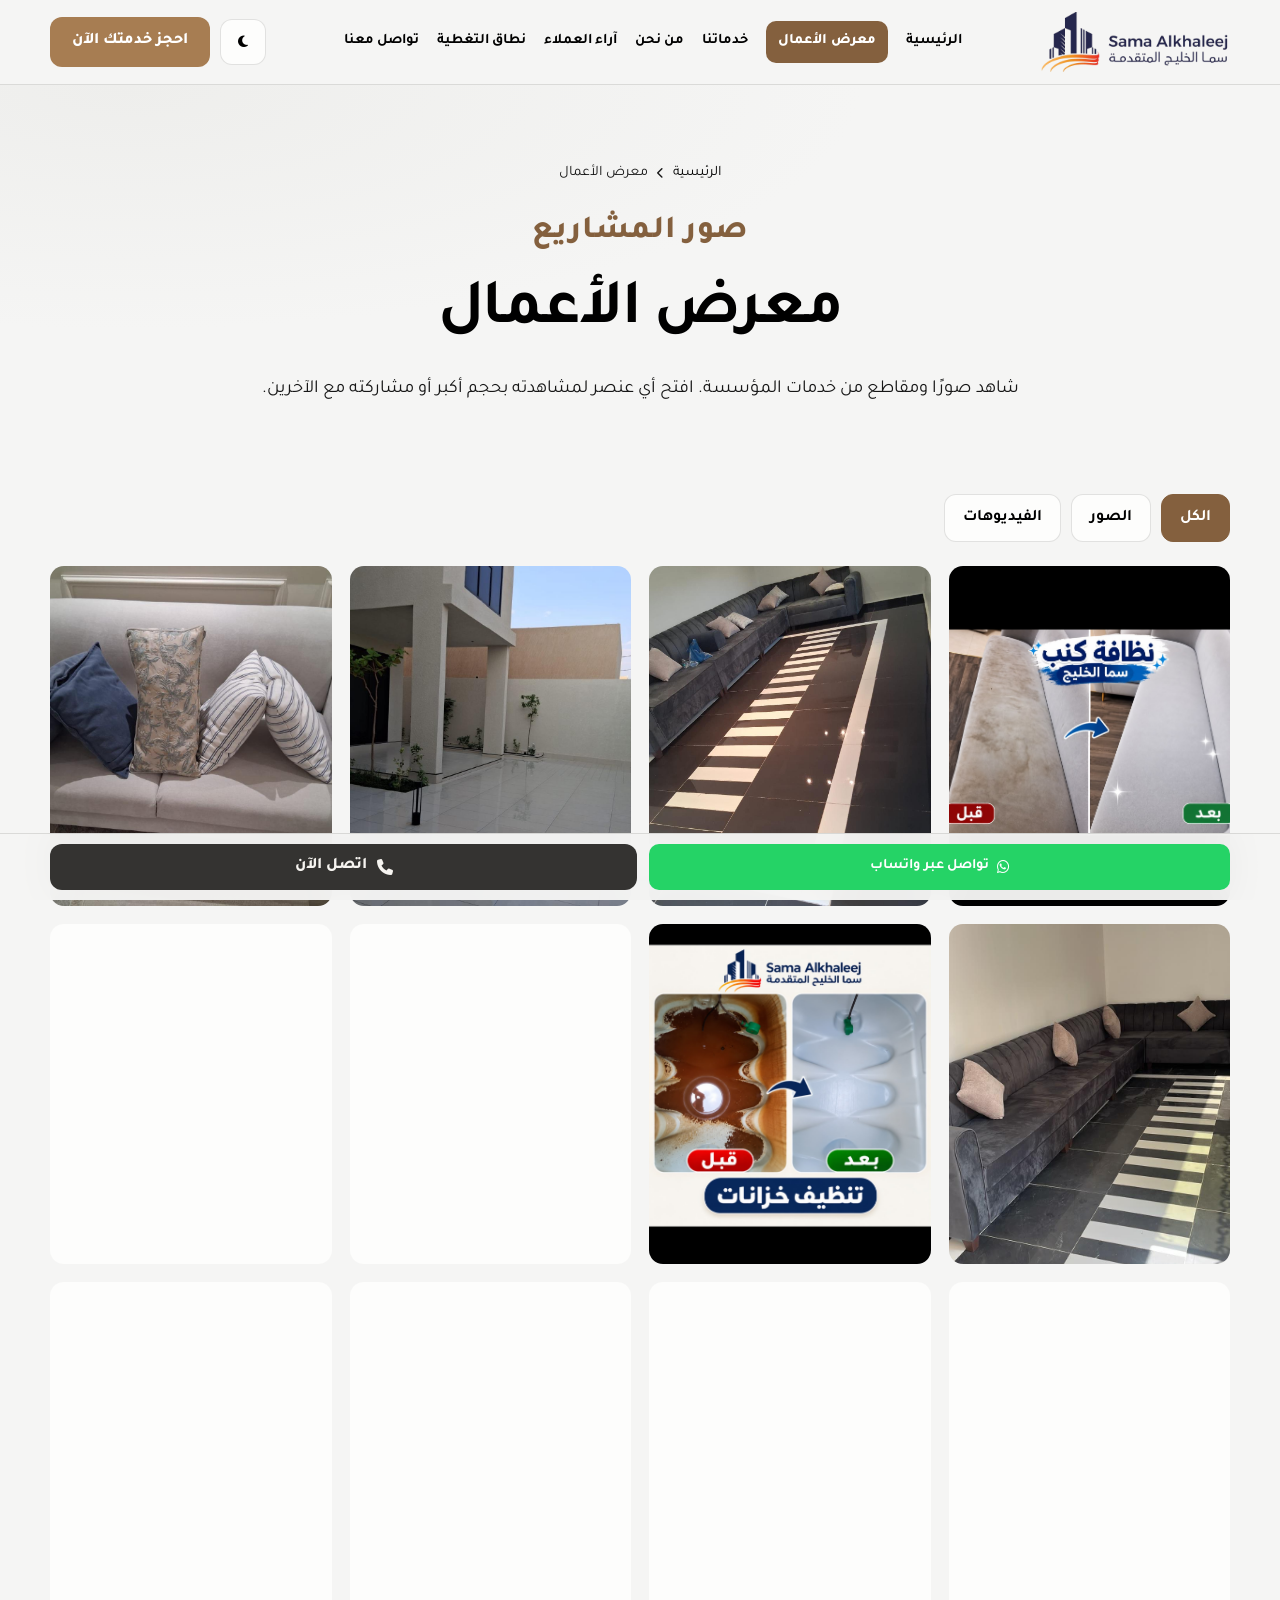
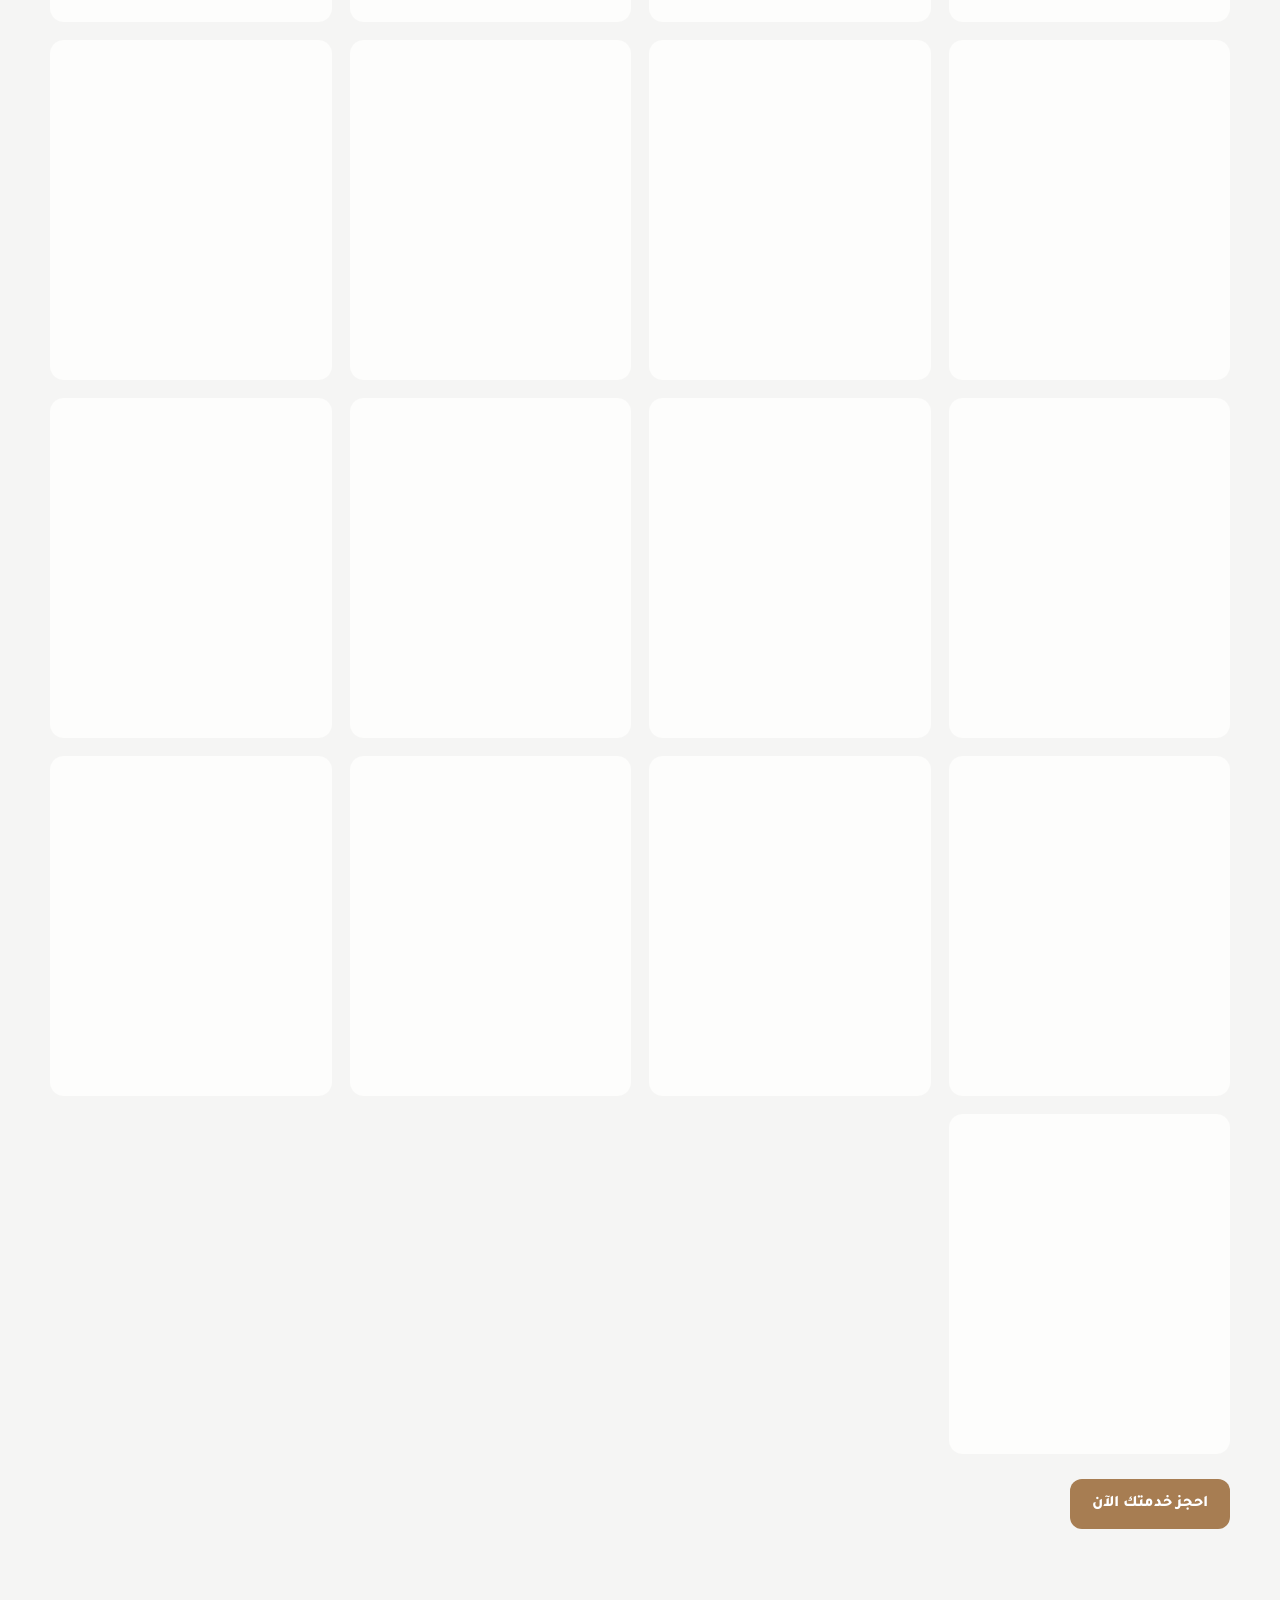
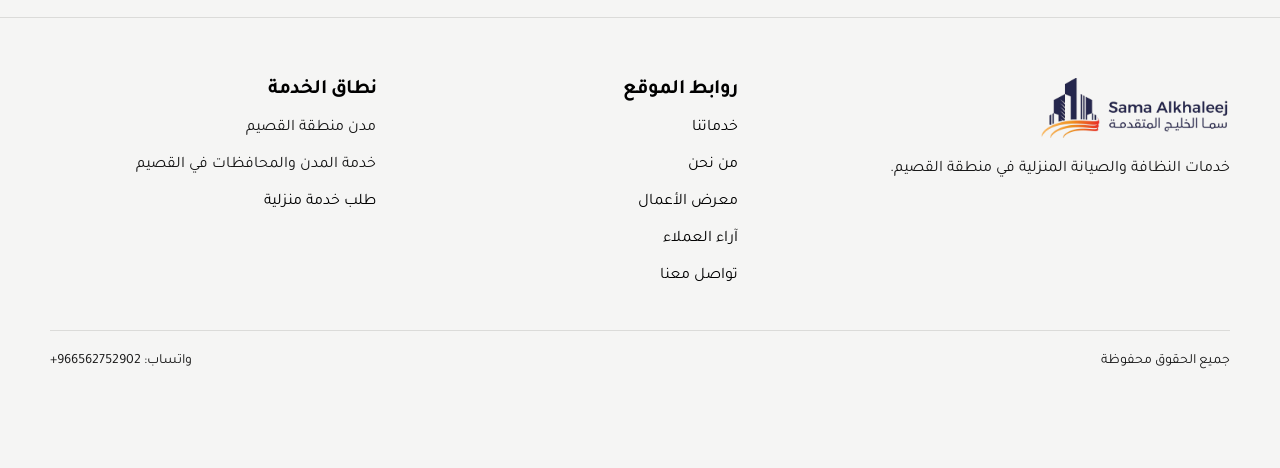
<file: pages/gallery.html>
<!doctype html>
<html lang="ar" dir="rtl" data-theme="light">
  <head>
    <meta charset="utf-8" />
    <meta
      name="description"
      content="شاهد صورًا ومقاطع من أعمال مؤسسة سما الخليج المتقدمة في تنظيف المنازل والمفروشات والصيانة في منطقة القصيم."
    />
    <meta name="robots" content="index,follow,max-image-preview:large" />
    <meta name="author" content="مؤسسة سما الخليج المتقدمة" />
    <meta name="application-name" content="Sama Al Khaleej Advanced" />
    <meta property="og:type" content="website" />
    <meta property="og:site_name" content="مؤسسة سما الخليج المتقدمة" />
    <meta property="og:locale" content="ar_SA" />
    <meta
      property="og:title"
      content="معرض أعمال النظافة والصيانة | سما الخليج المتقدمة"
    />
    <meta
      property="og:description"
      content="شاهد صورًا ومقاطع من أعمال مؤسسة سما الخليج المتقدمة في تنظيف المنازل والمفروشات والصيانة في منطقة القصيم."
    />
    <meta name="twitter:card" content="summary" />
    <meta
      name="twitter:title"
      content="معرض أعمال النظافة والصيانة | سما الخليج المتقدمة"
    />
    <meta
      name="twitter:description"
      content="شاهد صورًا ومقاطع من أعمال مؤسسة سما الخليج المتقدمة في تنظيف المنازل والمفروشات والصيانة في منطقة القصيم."
    />
    <title>معرض أعمال النظافة والصيانة | سما الخليج المتقدمة</title>
    <meta name="viewport" content="width=device-width, initial-scale=1, maximum-scale=1, user-scalable=no" />
    <link rel="stylesheet" href="../css/style.css" />





    <link
      rel="stylesheet"
      href="https://cdnjs.cloudflare.com/ajax/libs/font-awesome/6.5.2/css/all.min.css"
    />
    <script>
      try {
        const t = localStorage.getItem("sama-theme");
        if (t === "dark" || t === "light")
          document.documentElement.dataset.theme = t;
        else if (matchMedia("(prefers-color-scheme: dark)").matches)
          document.documentElement.dataset.theme = "dark";
      } catch (e) {}
    </script>
  </head>
  <body>
    <a class="skip-link" href="#main">انتقل إلى المحتوى</a>
    <header class="site-header">
      <div class="container nav-wrap">
        <a
          class="brand"
          href="../index.html"
          aria-label="شعار مؤسسة سما الخليج المتقدمة"
          ><img
            class="brand-logo"
            src="../assets/logo.png"
            data-logo-light="../assets/logo.png"
            data-logo-dark="../assets/logo-light.png"
            alt="شعار سما الخليج المتقدمة"
        /></a>
        <nav
          class="nav-links"
          id="main-menu"
          data-nav-menu
          aria-label="القائمة الرئيسية"
        >
          <a href="../index.html">الرئيسية</a
          ><a href="gallery.html" aria-current="page">معرض الأعمال</a
          ><a href="services.html">خدماتنا</a><a href="about.html">من نحن</a
          ><a href="testimonials.html">آراء العملاء</a>
          <a href="coverage.html">نطاق التغطية</a
          ><a href="contact.html">تواصل معنا</a>
        </nav>
        <div class="nav-actions">
          <button
            class="icon-btn"
            data-theme-toggle
            type="button"
            aria-label="التبديل بين الوضعين"
          >
            <i class="fa-solid fa-moon theme-dark" aria-hidden="true"></i
            ><i
              class="fa-solid fa-sun theme-light sr-only"
              aria-hidden="true"
            ></i></button
          ><a class="btn" href="booking.html">احجز خدمتك الآن</a
          ><button
            class="icon-btn nav-toggle"
            type="button"
            data-nav-toggle
            aria-expanded="false"
            aria-controls="main-menu"
            aria-label="فتح القائمة"
          >
            <i class="fa-solid fa-bars" aria-hidden="true"></i>
          </button>
        </div>
      </div>
    </header>
    <main id="main">
      <section class="page-hero">
        <div class="container">
          <div class="breadcrumbs">
            <a href="../index.html">الرئيسية</a
            ><i class="fa-solid fa-chevron-left" aria-hidden="true"></i
            ><span>معرض الأعمال</span>
          </div>
          <span class="eyebrow">صور المشاريع</span>
          <h1>معرض الأعمال</h1>
          <p class="lead">
            شاهد صورًا ومقاطع من خدمات المؤسسة. افتح أي عنصر لمشاهدته بحجم أكبر
            أو مشاركته مع الآخرين.
          </p>
        </div>
      </section>
      <section class="section section--gallery">
        <div class="container">
          <div class="gallery-filter" role="group" aria-label="تصفية المعرض">
            <button type="button" data-gallery-filter="all" aria-pressed="true">
              الكل</button
            ><button
              type="button"
              data-gallery-filter="image"
              aria-pressed="false"
            >
              الصور</button
            ><button
              type="button"
              data-gallery-filter="video"
              aria-pressed="false"
            >
              الفيديوهات
            </button>
          </div>
          <div class="gallery-grid" data-gallery-grid></div>
          <div class="mt-25">
            <a class="btn" href="booking.html">احجز خدمتك الآن</a>
          </div>
        </div>
      </section>
      <dialog class="lightbox" data-lightbox aria-label="عارض الوسائط">
        <div class="lightbox-inner">
          <div class="lightbox-toolbar">
            <button
              class="lightbox-close"
              type="button"
              data-gallery-close
              aria-label="إغلاق المعرض"
            >
              <i class="fa-solid fa-xmark" aria-hidden="true"></i>
            </button>
            <div class="lightbox-sharing">
              <button
                type="button"
                data-gallery-share
                aria-label="مشاركة"
                title="مشاركة"
              >
                <i class="fa-solid fa-share-nodes" aria-hidden="true"></i>
              </button>
            </div>
          </div>
          <div class="lightbox-art" data-lightbox-art></div>
          <p data-gallery-share-status role="status" aria-live="polite"></p>
        </div>
      </dialog>
    </main>
    <footer class="site-footer">
      <div class="container">
        <div class="footer-grid">
          <div>
            <a
              class="brand"
              href="../index.html"
              aria-label="شعار مؤسسة سما الخليج المتقدمة"
              ><img
                class="brand-logo"
                src="../assets/logo.png"
                data-logo-light="../assets/logo.png"
                data-logo-dark="../assets/logo-light.png"
                alt="شعار سما الخليج المتقدمة"
            /></a>
            <p class="footer-note">
              خدمات النظافة والصيانة المنزلية في منطقة القصيم.
            </p>
          </div>
          <div>
            <h3>روابط الموقع</h3>
            <div class="footer-links">
              <a href="services.html">خدماتنا</a><a href="about.html">من نحن</a
              ><a href="gallery.html">معرض الأعمال</a
              ><a href="testimonials.html">آراء العملاء</a
              ><a href="contact.html">تواصل معنا</a>
            </div>
          </div>
          <div>
            <h3>نطاق الخدمة</h3>
            <div class="footer-links">
              <span>مدن منطقة القصيم</span
              ><span>خدمة المدن والمحافظات في القصيم</span
              ><a href="booking.html">طلب خدمة منزلية</a>
            </div>
          </div>
        </div>
        <div class="footer-bottom">
          <span>جميع الحقوق محفوظة</span
          ><span>واتساب: <bdi dir="ltr">+966562752902</bdi></span>
        </div>
      </div>
    </footer>
    <script src="../js/theme.js" defer></script>
    <script src="../js/navigation.js" defer></script>
    <script src="../js/data.js" defer></script>
    <script src="../js/gallery.js" defer></script>
    <script src="../js/actions.js" defer></script>
  </body>
</html>
</file>
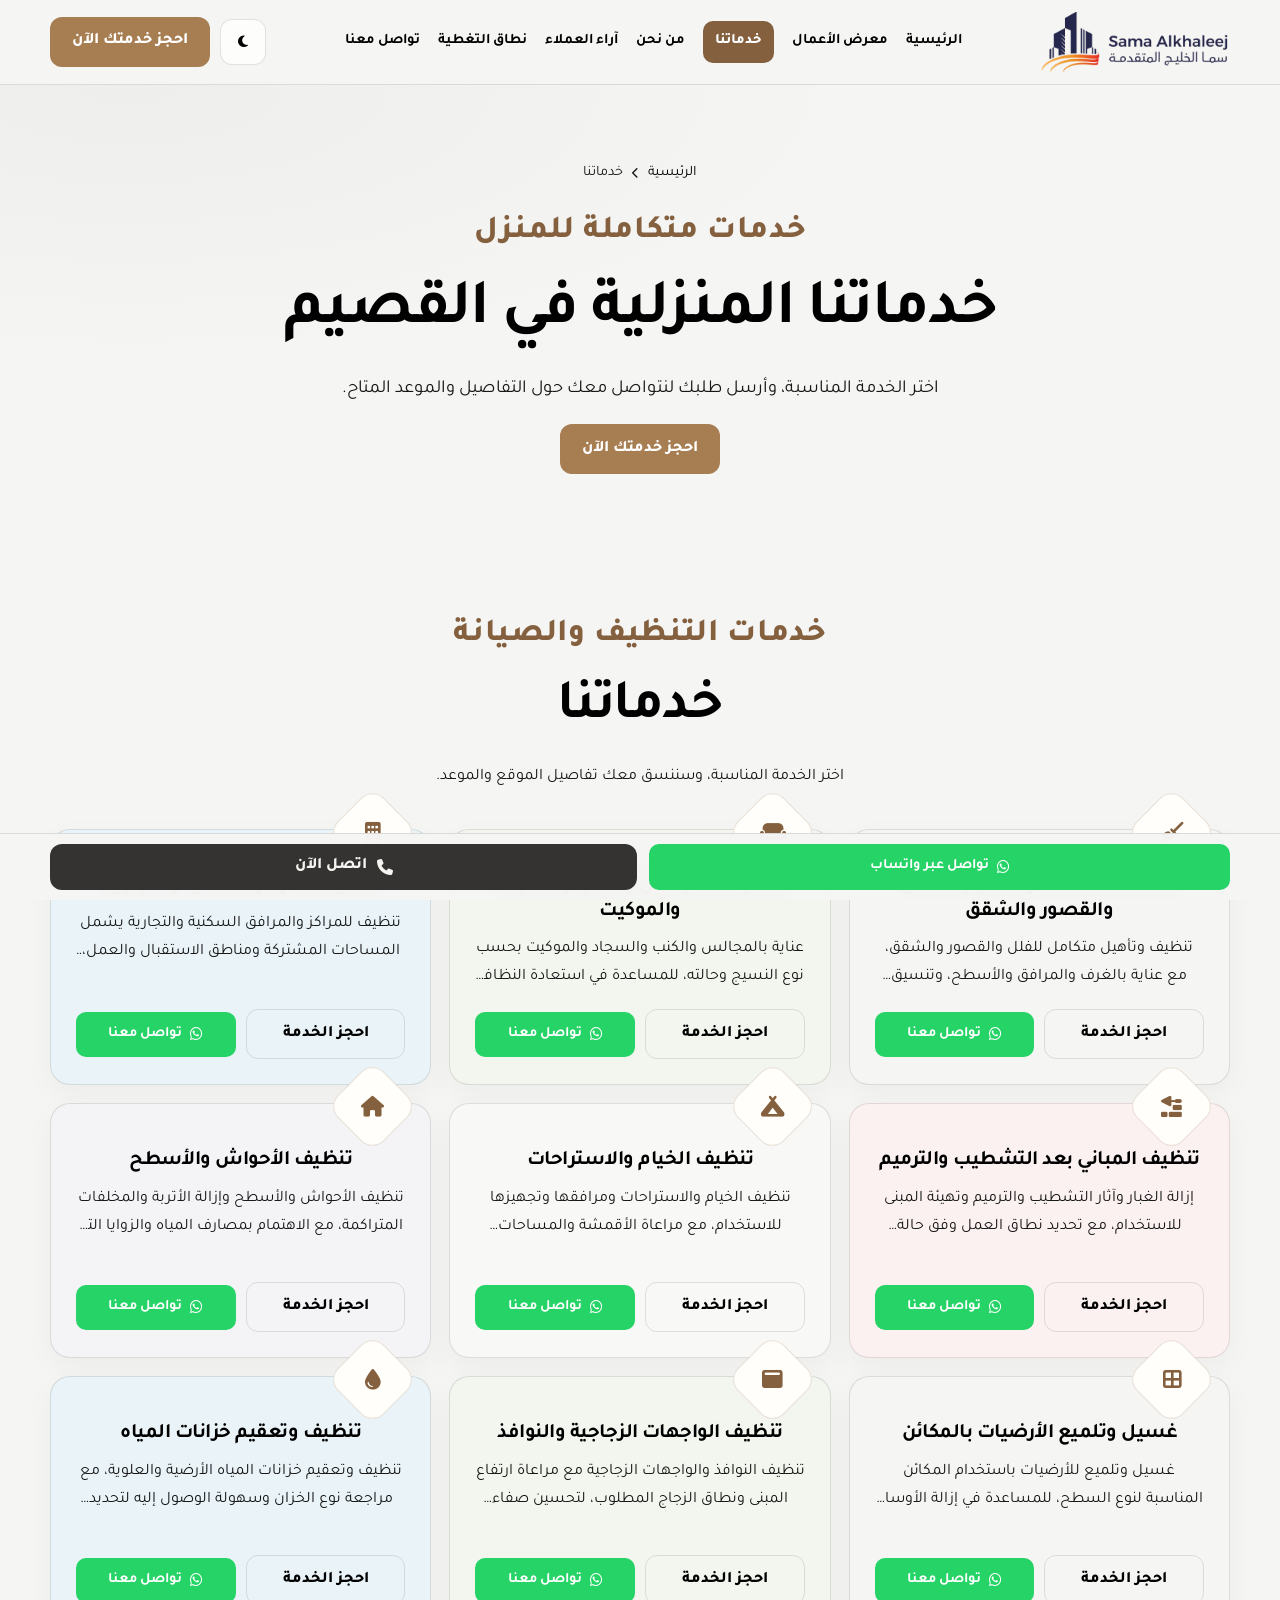
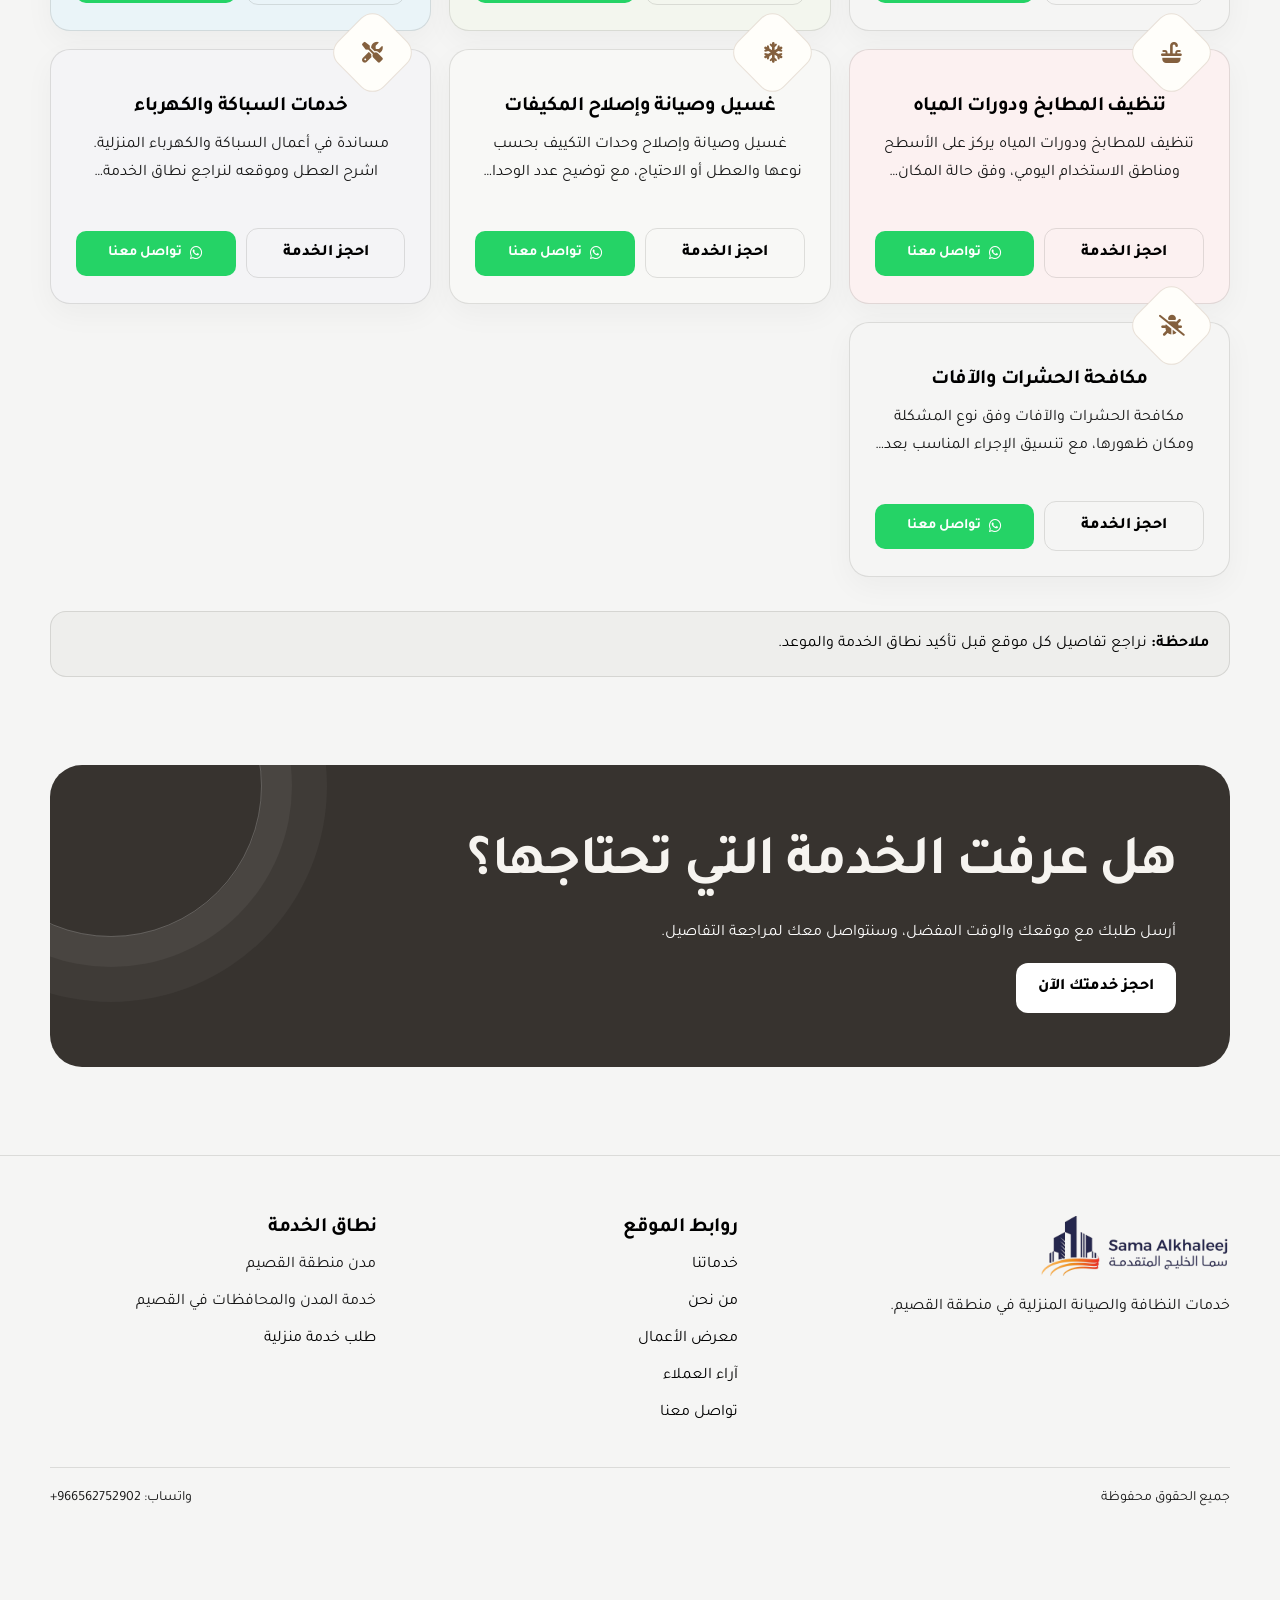
<file: pages/services.html>
<!doctype html>
<html lang="ar" dir="rtl" data-theme="light">
  <head>
    <meta charset="utf-8" />
    <meta
      name="description"
      content="اكتشف خدمات تنظيف المنازل والفلل وما بعد البناء، وغسيل الأرضيات والكنب والسجاد، وتنظيف الخزانات والمكيفات، والصيانة المنزلية في بريدة ومدن منطقة القصيم."
    />
    <meta name="robots" content="index,follow,max-image-preview:large" />
    <meta name="author" content="مؤسسة سما الخليج المتقدمة" />
    <meta name="application-name" content="Sama Al Khaleej Advanced" />
    <meta property="og:type" content="website" />
    <meta property="og:site_name" content="مؤسسة سما الخليج المتقدمة" />
    <meta property="og:locale" content="ar_SA" />
    <meta
      property="og:title"
      content="خدمات تنظيف وصيانة المنازل بالقصيم | سما الخليج المتقدمة"
    />
    <meta
      property="og:description"
      content="اكتشف خدمات تنظيف المنازل والفلل وما بعد البناء، وغسيل الأرضيات والكنب والسجاد، وتنظيف الخزانات والمكيفات، والصيانة المنزلية في بريدة ومدن منطقة القصيم."
    />
    <meta name="twitter:card" content="summary" />
    <meta
      name="twitter:title"
      content="خدمات تنظيف وصيانة المنازل بالقصيم | سما الخليج المتقدمة"
    />
    <meta
      name="twitter:description"
      content="اكتشف خدمات تنظيف المنازل والفلل وما بعد البناء، وغسيل الأرضيات والكنب والسجاد، وتنظيف الخزانات والمكيفات، والصيانة المنزلية في بريدة ومدن منطقة القصيم."
    />
    <title>خدمات تنظيف وصيانة المنازل بالقصيم | سما الخليج المتقدمة</title>
    <meta name="viewport" content="width=device-width, initial-scale=1, maximum-scale=1, user-scalable=no" />
    <link rel="stylesheet" href="../css/style.css" />






    <link
      rel="stylesheet"
      href="https://cdnjs.cloudflare.com/ajax/libs/font-awesome/6.5.2/css/all.min.css"
    />
    <script>
      try {
        const t = localStorage.getItem("sama-theme");
        if (t === "dark" || t === "light")
          document.documentElement.dataset.theme = t;
        else if (matchMedia("(prefers-color-scheme: dark)").matches)
          document.documentElement.dataset.theme = "dark";
      } catch (e) {}
    </script>
  </head>
  <body>
    <a class="skip-link" href="#main">انتقل إلى المحتوى</a>
    <header class="site-header">
      <div class="container nav-wrap">
        <a
          class="brand"
          href="../index.html"
          aria-label="شعار مؤسسة سما الخليج المتقدمة"
          ><img
            class="brand-logo"
            src="../assets/logo.png"
            data-logo-light="../assets/logo.png"
            data-logo-dark="../assets/logo-light.png"
            alt="شعار سما الخليج المتقدمة"
        /></a>
        <nav
          class="nav-links"
          id="main-menu"
          data-nav-menu
          aria-label="القائمة الرئيسية"
        >
          <a href="../index.html">الرئيسية</a
          ><a href="gallery.html">معرض الأعمال</a
          ><a href="services.html" aria-current="page">خدماتنا</a
          ><a href="about.html">من نحن</a
          ><a href="testimonials.html">آراء العملاء</a>
          <a href="coverage.html">نطاق التغطية</a
          ><a href="contact.html">تواصل معنا</a>
        </nav>
        <div class="nav-actions">
          <button
            class="icon-btn"
            data-theme-toggle
            type="button"
            aria-label="التبديل بين الوضعين"
          >
            <i class="fa-solid fa-moon theme-dark" aria-hidden="true"></i
            ><i
              class="fa-solid fa-sun theme-light sr-only"
              aria-hidden="true"
            ></i></button
          ><a class="btn" href="booking.html">احجز خدمتك الآن</a
          ><button
            class="icon-btn nav-toggle"
            type="button"
            data-nav-toggle
            aria-expanded="false"
            aria-controls="main-menu"
            aria-label="فتح القائمة"
          >
            <i class="fa-solid fa-bars" aria-hidden="true"></i>
          </button>
        </div>
      </div>
    </header>
    <main id="main">
      <section class="page-hero">
        <div class="container">
          <div class="breadcrumbs">
            <a href="../index.html">الرئيسية</a
            ><i class="fa-solid fa-chevron-left" aria-hidden="true"></i
            ><span>خدماتنا</span>
          </div>
          <span class="eyebrow">خدمات متكاملة للمنزل</span>
          <h1>خدماتنا المنزلية في القصيم</h1>
          <p class="lead">
            اختر الخدمة المناسبة، وأرسل طلبك لنتواصل معك حول التفاصيل والموعد
            المتاح.
          </p>
          <a class="btn" href="booking.html">احجز خدمتك الآن</a>
        </div>
      </section>

      <section class="section section--soft">
        <div class="container">
          <div class="section-head">
            <span class="eyebrow">خدمات التنظيف والصيانة</span>
            <h2>خدماتنا</h2>
            <p>اختر الخدمة المناسبة، وسننسق معك تفاصيل الموقع والموعد.</p>
          </div>
          <div class="grid service-grid">
            <article class="card service-card service-tone-1">
              <span class="icon-tile"><i class="fa-solid fa-broom" aria-hidden="true"></i></span>
              <h3>النظافة الشاملة والتأهيلية للفلل والقصور والشقق</h3>
              <p>تنظيف وتأهيل متكامل للفلل والقصور والشقق، مع عناية بالغرف والمرافق والأسطح، وتنسيق العمل بحسب مساحة العقار وحالته.</p>
              <div class="card-actions">
                <a class="btn btn-secondary" href="booking.html?service=%D8%A7%D9%84%D9%86%D8%B8%D8%A7%D9%81%D8%A9%20%D8%A7%D9%84%D8%B4%D8%A7%D9%85%D9%84%D8%A9%20%D9%88%D8%A7%D9%84%D8%AA%D8%A3%D9%87%D9%8A%D9%84%D9%8A%D8%A9%20%D9%84%D9%84%D9%81%D9%84%D9%84%20%D9%88%D8%A7%D9%84%D9%82%D8%B5%D9%88%D8%B1%20%D9%88%D8%A7%D9%84%D8%B4%D9%82%D9%82">احجز الخدمة</a>
                <a class="btn-whatsapp" href="https://wa.me/966562752902?text=%D8%A7%D9%84%D8%B3%D9%84%D8%A7%D9%85%20%D8%B9%D9%84%D9%8A%D9%83%D9%85%0A%D8%A3%D8%B1%D9%8A%D8%AF%20%D8%AD%D8%AC%D8%B2%20%D9%85%D9%88%D8%B9%D8%AF%20%D8%AE%D8%AF%D9%85%D8%A9%3A%20%D8%A7%D9%84%D9%86%D8%B8%D8%A7%D9%81%D8%A9%20%D8%A7%D9%84%D8%B4%D8%A7%D9%85%D9%84%D8%A9%20%D9%88%D8%A7%D9%84%D8%AA%D8%A3%D9%87%D9%8A%D9%84%D9%8A%D8%A9%20%D9%84%D9%84%D9%81%D9%84%D9%84%20%D9%88%D8%A7%D9%84%D9%82%D8%B5%D9%88%D8%B1%20%D9%88%D8%A7%D9%84%D8%B4%D9%82%D9%82" target="_blank" rel="noopener noreferrer" aria-label="احجز النظافة الشاملة والتأهيلية للفلل والقصور والشقق عبر واتساب"><i class="fa-brands fa-whatsapp" aria-hidden="true"></i> تواصل معنا</a>
              </div>
            </article>
            <article class="card service-card service-tone-2">
              <span class="icon-tile"><i class="fa-solid fa-couch" aria-hidden="true"></i></span>
              <h3>تنظيف المجالس والكنب والسجاد والموكيت</h3>
              <p>عناية بالمجالس والكنب والسجاد والموكيت بحسب نوع النسيج وحالته، للمساعدة في استعادة النظافة والانتعاش للمفروشات.</p>
              <div class="card-actions">
                <a class="btn btn-secondary" href="booking.html?service=%D8%AA%D9%86%D8%B8%D9%8A%D9%81%20%D8%A7%D9%84%D9%85%D8%AC%D8%A7%D9%84%D8%B3%20%D9%88%D8%A7%D9%84%D9%83%D9%86%D8%A8%20%D9%88%D8%A7%D9%84%D8%B3%D8%AC%D8%A7%D8%AF%20%D9%88%D8%A7%D9%84%D9%85%D9%88%D9%83%D9%8A%D8%AA">احجز الخدمة</a>
                <a class="btn-whatsapp" href="https://wa.me/966562752902?text=%D8%A7%D9%84%D8%B3%D9%84%D8%A7%D9%85%20%D8%B9%D9%84%D9%8A%D9%83%D9%85%0A%D8%A3%D8%B1%D9%8A%D8%AF%20%D8%AD%D8%AC%D8%B2%20%D9%85%D9%88%D8%B9%D8%AF%20%D8%AE%D8%AF%D9%85%D8%A9%3A%20%D8%AA%D9%86%D8%B8%D9%8A%D9%81%20%D8%A7%D9%84%D9%85%D8%AC%D8%A7%D9%84%D8%B3%20%D9%88%D8%A7%D9%84%D9%83%D9%86%D8%A8%20%D9%88%D8%A7%D9%84%D8%B3%D8%AC%D8%A7%D8%AF%20%D9%88%D8%A7%D9%84%D9%85%D9%88%D9%83%D9%8A%D8%AA" target="_blank" rel="noopener noreferrer" aria-label="احجز تنظيف المجالس والكنب والسجاد والموكيت عبر واتساب"><i class="fa-brands fa-whatsapp" aria-hidden="true"></i> تواصل معنا</a>
              </div>
            </article>
            <article class="card service-card service-tone-3">
              <span class="icon-tile"><i class="fa-solid fa-building" aria-hidden="true"></i></span>
              <h3>تنظيف المراكز السكنية والتجارية</h3>
              <p>تنظيف للمراكز والمرافق السكنية والتجارية يشمل المساحات المشتركة ومناطق الاستقبال والعمل، مع خطة تناسب طبيعة الموقع.</p>
              <div class="card-actions">
                <a class="btn btn-secondary" href="booking.html?service=%D8%AA%D9%86%D8%B8%D9%8A%D9%81%20%D8%A7%D9%84%D9%85%D8%B1%D8%A7%D9%83%D8%B2%20%D8%A7%D9%84%D8%B3%D9%83%D9%86%D9%8A%D8%A9%20%D9%88%D8%A7%D9%84%D8%AA%D8%AC%D8%A7%D8%B1%D9%8A%D8%A9">احجز الخدمة</a>
                <a class="btn-whatsapp" href="https://wa.me/966562752902?text=%D8%A7%D9%84%D8%B3%D9%84%D8%A7%D9%85%20%D8%B9%D9%84%D9%8A%D9%83%D9%85%0A%D8%A3%D8%B1%D9%8A%D8%AF%20%D8%AD%D8%AC%D8%B2%20%D9%85%D9%88%D8%B9%D8%AF%20%D8%AE%D8%AF%D9%85%D8%A9%3A%20%D8%AA%D9%86%D8%B8%D9%8A%D9%81%20%D8%A7%D9%84%D9%85%D8%B1%D8%A7%D9%83%D8%B2%20%D8%A7%D9%84%D8%B3%D9%83%D9%86%D9%8A%D8%A9%20%D9%88%D8%A7%D9%84%D8%AA%D8%AC%D8%A7%D8%B1%D9%8A%D8%A9" target="_blank" rel="noopener noreferrer" aria-label="احجز تنظيف المراكز السكنية والتجارية عبر واتساب"><i class="fa-brands fa-whatsapp" aria-hidden="true"></i> تواصل معنا</a>
              </div>
            </article>
            <article class="card service-card service-tone-4">
              <span class="icon-tile"><i class="fa-solid fa-trowel-bricks" aria-hidden="true"></i></span>
              <h3>تنظيف المباني بعد التشطيب والترميم</h3>
              <p>إزالة الغبار وآثار التشطيب والترميم وتهيئة المبنى للاستخدام، مع تحديد نطاق العمل وفق حالة الموقع ومساحته.</p>
              <div class="card-actions">
                <a class="btn btn-secondary" href="booking.html?service=%D8%AA%D9%86%D8%B8%D9%8A%D9%81%20%D8%A7%D9%84%D9%85%D8%A8%D8%A7%D9%86%D9%8A%20%D8%A8%D8%B9%D8%AF%20%D8%A7%D9%84%D8%AA%D8%B4%D8%B7%D9%8A%D8%A8%20%D9%88%D8%A7%D9%84%D8%AA%D8%B1%D9%85%D9%8A%D9%85">احجز الخدمة</a>
                <a class="btn-whatsapp" href="https://wa.me/966562752902?text=%D8%A7%D9%84%D8%B3%D9%84%D8%A7%D9%85%20%D8%B9%D9%84%D9%8A%D9%83%D9%85%0A%D8%A3%D8%B1%D9%8A%D8%AF%20%D8%AD%D8%AC%D8%B2%20%D9%85%D9%88%D8%B9%D8%AF%20%D8%AE%D8%AF%D9%85%D8%A9%3A%20%D8%AA%D9%86%D8%B8%D9%8A%D9%81%20%D8%A7%D9%84%D9%85%D8%A8%D8%A7%D9%86%D9%8A%20%D8%A8%D8%B9%D8%AF%20%D8%A7%D9%84%D8%AA%D8%B4%D8%B7%D9%8A%D8%A8%20%D9%88%D8%A7%D9%84%D8%AA%D8%B1%D9%85%D9%8A%D9%85" target="_blank" rel="noopener noreferrer" aria-label="احجز تنظيف المباني بعد التشطيب والترميم عبر واتساب"><i class="fa-brands fa-whatsapp" aria-hidden="true"></i> تواصل معنا</a>
              </div>
            </article>
            <article class="card service-card service-tone-5">
              <span class="icon-tile"><i class="fa-solid fa-campground" aria-hidden="true"></i></span>
              <h3>تنظيف الخيام والاستراحات</h3>
              <p>تنظيف الخيام والاستراحات ومرافقها وتجهيزها للاستخدام، مع مراعاة الأقمشة والمساحات الداخلية والخارجية.</p>
              <div class="card-actions">
                <a class="btn btn-secondary" href="booking.html?service=%D8%AA%D9%86%D8%B8%D9%8A%D9%81%20%D8%A7%D9%84%D8%AE%D9%8A%D8%A7%D9%85%20%D9%88%D8%A7%D9%84%D8%A7%D8%B3%D8%AA%D8%B1%D8%A7%D8%AD%D8%A7%D8%AA">احجز الخدمة</a>
                <a class="btn-whatsapp" href="https://wa.me/966562752902?text=%D8%A7%D9%84%D8%B3%D9%84%D8%A7%D9%85%20%D8%B9%D9%84%D9%8A%D9%83%D9%85%0A%D8%A3%D8%B1%D9%8A%D8%AF%20%D8%AD%D8%AC%D8%B2%20%D9%85%D9%88%D8%B9%D8%AF%20%D8%AE%D8%AF%D9%85%D8%A9%3A%20%D8%AA%D9%86%D8%B8%D9%8A%D9%81%20%D8%A7%D9%84%D8%AE%D9%8A%D8%A7%D9%85%20%D9%88%D8%A7%D9%84%D8%A7%D8%B3%D8%AA%D8%B1%D8%A7%D8%AD%D8%A7%D8%AA" target="_blank" rel="noopener noreferrer" aria-label="احجز تنظيف الخيام والاستراحات عبر واتساب"><i class="fa-brands fa-whatsapp" aria-hidden="true"></i> تواصل معنا</a>
              </div>
            </article>
            <article class="card service-card service-tone-6">
              <span class="icon-tile"><i class="fa-solid fa-house" aria-hidden="true"></i></span>
              <h3>تنظيف الأحواش والأسطح</h3>
              <p>تنظيف الأحواش والأسطح وإزالة الأتربة والمخلفات المتراكمة، مع الاهتمام بمصارف المياه والزوايا التي يصعب الوصول إليها.</p>
              <div class="card-actions">
                <a class="btn btn-secondary" href="booking.html?service=%D8%AA%D9%86%D8%B8%D9%8A%D9%81%20%D8%A7%D9%84%D8%A3%D8%AD%D9%88%D8%A7%D8%B4%20%D9%88%D8%A7%D9%84%D8%A3%D8%B3%D8%B7%D8%AD">احجز الخدمة</a>
                <a class="btn-whatsapp" href="https://wa.me/966562752902?text=%D8%A7%D9%84%D8%B3%D9%84%D8%A7%D9%85%20%D8%B9%D9%84%D9%8A%D9%83%D9%85%0A%D8%A3%D8%B1%D9%8A%D8%AF%20%D8%AD%D8%AC%D8%B2%20%D9%85%D9%88%D8%B9%D8%AF%20%D8%AE%D8%AF%D9%85%D8%A9%3A%20%D8%AA%D9%86%D8%B8%D9%8A%D9%81%20%D8%A7%D9%84%D8%A3%D8%AD%D9%88%D8%A7%D8%B4%20%D9%88%D8%A7%D9%84%D8%A3%D8%B3%D8%B7%D8%AD" target="_blank" rel="noopener noreferrer" aria-label="احجز تنظيف الأحواش والأسطح عبر واتساب"><i class="fa-brands fa-whatsapp" aria-hidden="true"></i> تواصل معنا</a>
              </div>
            </article>
            <article class="card service-card service-tone-1">
              <span class="icon-tile"><i class="fa-solid fa-border-all" aria-hidden="true"></i></span>
              <h3>غسيل وتلميع الأرضيات بالمكائن</h3>
              <p>غسيل وتلميع للأرضيات باستخدام المكائن المناسبة لنوع السطح، للمساعدة في إزالة الأوساخ واستعادة مظهرها المرتب.</p>
              <div class="card-actions">
                <a class="btn btn-secondary" href="booking.html?service=%D8%BA%D8%B3%D9%8A%D9%84%20%D9%88%D8%AA%D9%84%D9%85%D9%8A%D8%B9%20%D8%A7%D9%84%D8%A3%D8%B1%D8%B6%D9%8A%D8%A7%D8%AA%20%D8%A8%D8%A7%D9%84%D9%85%D9%83%D8%A7%D8%A6%D9%86">احجز الخدمة</a>
                <a class="btn-whatsapp" href="https://wa.me/966562752902?text=%D8%A7%D9%84%D8%B3%D9%84%D8%A7%D9%85%20%D8%B9%D9%84%D9%8A%D9%83%D9%85%0A%D8%A3%D8%B1%D9%8A%D8%AF%20%D8%AD%D8%AC%D8%B2%20%D9%85%D9%88%D8%B9%D8%AF%20%D8%AE%D8%AF%D9%85%D8%A9%3A%20%D8%BA%D8%B3%D9%8A%D9%84%20%D9%88%D8%AA%D9%84%D9%85%D9%8A%D8%B9%20%D8%A7%D9%84%D8%A3%D8%B1%D8%B6%D9%8A%D8%A7%D8%AA%20%D8%A8%D8%A7%D9%84%D9%85%D9%83%D8%A7%D8%A6%D9%86" target="_blank" rel="noopener noreferrer" aria-label="احجز غسيل وتلميع الأرضيات بالمكائن عبر واتساب"><i class="fa-brands fa-whatsapp" aria-hidden="true"></i> تواصل معنا</a>
              </div>
            </article>
            <article class="card service-card service-tone-2">
              <span class="icon-tile"><i class="fa-solid fa-window-maximize" aria-hidden="true"></i></span>
              <h3>تنظيف الواجهات الزجاجية والنوافذ</h3>
              <p>تنظيف النوافذ والواجهات الزجاجية مع مراعاة ارتفاع المبنى ونطاق الزجاج المطلوب، لتحسين صفاء الزجاج ومظهر الواجهة.</p>
              <div class="card-actions">
                <a class="btn btn-secondary" href="booking.html?service=%D8%AA%D9%86%D8%B8%D9%8A%D9%81%20%D8%A7%D9%84%D9%88%D8%A7%D8%AC%D9%87%D8%A7%D8%AA%20%D8%A7%D9%84%D8%B2%D8%AC%D8%A7%D8%AC%D9%8A%D8%A9%20%D9%88%D8%A7%D9%84%D9%86%D9%88%D8%A7%D9%81%D8%B0">احجز الخدمة</a>
                <a class="btn-whatsapp" href="https://wa.me/966562752902?text=%D8%A7%D9%84%D8%B3%D9%84%D8%A7%D9%85%20%D8%B9%D9%84%D9%8A%D9%83%D9%85%0A%D8%A3%D8%B1%D9%8A%D8%AF%20%D8%AD%D8%AC%D8%B2%20%D9%85%D9%88%D8%B9%D8%AF%20%D8%AE%D8%AF%D9%85%D8%A9%3A%20%D8%AA%D9%86%D8%B8%D9%8A%D9%81%20%D8%A7%D9%84%D9%88%D8%A7%D8%AC%D9%87%D8%A7%D8%AA%20%D8%A7%D9%84%D8%B2%D8%AC%D8%A7%D8%AC%D9%8A%D8%A9%20%D9%88%D8%A7%D9%84%D9%86%D9%88%D8%A7%D9%81%D8%B0" target="_blank" rel="noopener noreferrer" aria-label="احجز تنظيف الواجهات الزجاجية والنوافذ عبر واتساب"><i class="fa-brands fa-whatsapp" aria-hidden="true"></i> تواصل معنا</a>
              </div>
            </article>
            <article class="card service-card service-tone-3">
              <span class="icon-tile"><i class="fa-solid fa-droplet" aria-hidden="true"></i></span>
              <h3>تنظيف وتعقيم خزانات المياه</h3>
              <p>تنظيف وتعقيم خزانات المياه الأرضية والعلوية، مع مراجعة نوع الخزان وسهولة الوصول إليه لتحديد متطلبات العمل.</p>
              <div class="card-actions">
                <a class="btn btn-secondary" href="booking.html?service=%D8%AA%D9%86%D8%B8%D9%8A%D9%81%20%D9%88%D8%AA%D8%B9%D9%82%D9%8A%D9%85%20%D8%AE%D8%B2%D8%A7%D9%86%D8%A7%D8%AA%20%D8%A7%D9%84%D9%85%D9%8A%D8%A7%D9%87">احجز الخدمة</a>
                <a class="btn-whatsapp" href="https://wa.me/966562752902?text=%D8%A7%D9%84%D8%B3%D9%84%D8%A7%D9%85%20%D8%B9%D9%84%D9%8A%D9%83%D9%85%0A%D8%A3%D8%B1%D9%8A%D8%AF%20%D8%AD%D8%AC%D8%B2%20%D9%85%D9%88%D8%B9%D8%AF%20%D8%AE%D8%AF%D9%85%D8%A9%3A%20%D8%AA%D9%86%D8%B8%D9%8A%D9%81%20%D9%88%D8%AA%D8%B9%D9%82%D9%8A%D9%85%20%D8%AE%D8%B2%D8%A7%D9%86%D8%A7%D8%AA%20%D8%A7%D9%84%D9%85%D9%8A%D8%A7%D9%87" target="_blank" rel="noopener noreferrer" aria-label="احجز تنظيف وتعقيم خزانات المياه عبر واتساب"><i class="fa-brands fa-whatsapp" aria-hidden="true"></i> تواصل معنا</a>
              </div>
            </article>
            <article class="card service-card service-tone-4">
              <span class="icon-tile"><i class="fa-solid fa-sink" aria-hidden="true"></i></span>
              <h3>تنظيف المطابخ ودورات المياه</h3>
              <p>تنظيف للمطابخ ودورات المياه يركز على الأسطح ومناطق الاستخدام اليومي، وفق حالة المكان والتفاصيل المطلوبة.</p>
              <div class="card-actions">
                <a class="btn btn-secondary" href="booking.html?service=%D8%AA%D9%86%D8%B8%D9%8A%D9%81%20%D8%A7%D9%84%D9%85%D8%B7%D8%A7%D8%A8%D8%AE%20%D9%88%D8%AF%D9%88%D8%B1%D8%A7%D8%AA%20%D8%A7%D9%84%D9%85%D9%8A%D8%A7%D9%87">احجز الخدمة</a>
                <a class="btn-whatsapp" href="https://wa.me/966562752902?text=%D8%A7%D9%84%D8%B3%D9%84%D8%A7%D9%85%20%D8%B9%D9%84%D9%8A%D9%83%D9%85%0A%D8%A3%D8%B1%D9%8A%D8%AF%20%D8%AD%D8%AC%D8%B2%20%D9%85%D9%88%D8%B9%D8%AF%20%D8%AE%D8%AF%D9%85%D8%A9%3A%20%D8%AA%D9%86%D8%B8%D9%8A%D9%81%20%D8%A7%D9%84%D9%85%D8%B7%D8%A7%D8%A8%D8%AE%20%D9%88%D8%AF%D9%88%D8%B1%D8%A7%D8%AA%20%D8%A7%D9%84%D9%85%D9%8A%D8%A7%D9%87" target="_blank" rel="noopener noreferrer" aria-label="احجز تنظيف المطابخ ودورات المياه عبر واتساب"><i class="fa-brands fa-whatsapp" aria-hidden="true"></i> تواصل معنا</a>
              </div>
            </article>
            <article class="card service-card service-tone-5">
              <span class="icon-tile"><i class="fa-solid fa-snowflake" aria-hidden="true"></i></span>
              <h3>غسيل وصيانة وإصلاح المكيفات</h3>
              <p>غسيل وصيانة وإصلاح وحدات التكييف بحسب نوعها والعطل أو الاحتياج، مع توضيح عدد الوحدات والمشكلة عند إرسال الطلب.</p>
              <div class="card-actions">
                <a class="btn btn-secondary" href="booking.html?service=%D8%BA%D8%B3%D9%8A%D9%84%20%D9%88%D8%B5%D9%8A%D8%A7%D9%86%D8%A9%20%D9%88%D8%A5%D8%B5%D9%84%D8%A7%D8%AD%20%D8%A7%D9%84%D9%85%D9%83%D9%8A%D9%81%D8%A7%D8%AA">احجز الخدمة</a>
                <a class="btn-whatsapp" href="https://wa.me/966562752902?text=%D8%A7%D9%84%D8%B3%D9%84%D8%A7%D9%85%20%D8%B9%D9%84%D9%8A%D9%83%D9%85%0A%D8%A3%D8%B1%D9%8A%D8%AF%20%D8%AD%D8%AC%D8%B2%20%D9%85%D9%88%D8%B9%D8%AF%20%D8%AE%D8%AF%D9%85%D8%A9%3A%20%D8%BA%D8%B3%D9%8A%D9%84%20%D9%88%D8%B5%D9%8A%D8%A7%D9%86%D8%A9%20%D9%88%D8%A5%D8%B5%D9%84%D8%A7%D8%AD%20%D8%A7%D9%84%D9%85%D9%83%D9%8A%D9%81%D8%A7%D8%AA" target="_blank" rel="noopener noreferrer" aria-label="احجز غسيل وصيانة وإصلاح المكيفات عبر واتساب"><i class="fa-brands fa-whatsapp" aria-hidden="true"></i> تواصل معنا</a>
              </div>
            </article>
            <article class="card service-card service-tone-6">
              <span class="icon-tile"><i class="fa-solid fa-screwdriver-wrench" aria-hidden="true"></i></span>
              <h3>خدمات السباكة والكهرباء</h3>
              <p>مساندة في أعمال السباكة والكهرباء المنزلية. اشرح العطل وموقعه لنراجع نطاق الخدمة والموعد المناسب.</p>
              <div class="card-actions">
                <a class="btn btn-secondary" href="booking.html?service=%D8%AE%D8%AF%D9%85%D8%A7%D8%AA%20%D8%A7%D9%84%D8%B3%D8%A8%D8%A7%D9%83%D8%A9%20%D9%88%D8%A7%D9%84%D9%83%D9%87%D8%B1%D8%A8%D8%A7%D8%A1">احجز الخدمة</a>
                <a class="btn-whatsapp" href="https://wa.me/966562752902?text=%D8%A7%D9%84%D8%B3%D9%84%D8%A7%D9%85%20%D8%B9%D9%84%D9%8A%D9%83%D9%85%0A%D8%A3%D8%B1%D9%8A%D8%AF%20%D8%AD%D8%AC%D8%B2%20%D9%85%D9%88%D8%B9%D8%AF%20%D8%AE%D8%AF%D9%85%D8%A9%3A%20%D8%AE%D8%AF%D9%85%D8%A7%D8%AA%20%D8%A7%D9%84%D8%B3%D8%A8%D8%A7%D9%83%D8%A9%20%D9%88%D8%A7%D9%84%D9%83%D9%87%D8%B1%D8%A8%D8%A7%D8%A1" target="_blank" rel="noopener noreferrer" aria-label="احجز خدمات السباكة والكهرباء عبر واتساب"><i class="fa-brands fa-whatsapp" aria-hidden="true"></i> تواصل معنا</a>
              </div>
            </article>
            <article class="card service-card service-tone-1">
              <span class="icon-tile"><i class="fa-solid fa-bug-slash" aria-hidden="true"></i></span>
              <h3>مكافحة الحشرات والآفات</h3>
              <p>مكافحة الحشرات والآفات وفق نوع المشكلة ومكان ظهورها، مع تنسيق الإجراء المناسب بعد معرفة تفاصيل الموقع.</p>
              <div class="card-actions">
                <a class="btn btn-secondary" href="booking.html?service=%D9%85%D9%83%D8%A7%D9%81%D8%AD%D8%A9%20%D8%A7%D9%84%D8%AD%D8%B4%D8%B1%D8%A7%D8%AA%20%D9%88%D8%A7%D9%84%D8%A2%D9%81%D8%A7%D8%AA">احجز الخدمة</a>
                <a class="btn-whatsapp" href="https://wa.me/966562752902?text=%D8%A7%D9%84%D8%B3%D9%84%D8%A7%D9%85%20%D8%B9%D9%84%D9%8A%D9%83%D9%85%0A%D8%A3%D8%B1%D9%8A%D8%AF%20%D8%AD%D8%AC%D8%B2%20%D9%85%D9%88%D8%B9%D8%AF%20%D8%AE%D8%AF%D9%85%D8%A9%3A%20%D9%85%D9%83%D8%A7%D9%81%D8%AD%D8%A9%20%D8%A7%D9%84%D8%AD%D8%B4%D8%B1%D8%A7%D8%AA%20%D9%88%D8%A7%D9%84%D8%A2%D9%81%D8%A7%D8%AA" target="_blank" rel="noopener noreferrer" aria-label="احجز مكافحة الحشرات والآفات عبر واتساب"><i class="fa-brands fa-whatsapp" aria-hidden="true"></i> تواصل معنا</a>
              </div>
            </article>
          </div>
          <div class="notice mt-34">
            <strong>ملاحظة:</strong> نراجع تفاصيل كل موقع قبل تأكيد نطاق الخدمة والموعد.
          </div>
        </div>
      </section>
      <section class="section section--no-top">
        <div class="container">
          <div class="cta-band">
            <h2>هل عرفت الخدمة التي تحتاجها؟</h2>
            <p>
              أرسل طلبك مع موقعك والوقت المفضل، وسنتواصل معك لمراجعة التفاصيل.
            </p>
            <a class="btn btn-light" href="booking.html">احجز خدمتك الآن</a>
          </div>
        </div>
      </section>
    </main>
    <footer class="site-footer">
      <div class="container">
        <div class="footer-grid">
          <div>
            <a
              class="brand"
              href="../index.html"
              aria-label="شعار مؤسسة سما الخليج المتقدمة"
              ><img
                class="brand-logo"
                src="../assets/logo.png"
                data-logo-light="../assets/logo.png"
                data-logo-dark="../assets/logo-light.png"
                alt="شعار سما الخليج المتقدمة"
            /></a>
            <p class="footer-note">
              خدمات النظافة والصيانة المنزلية في منطقة القصيم.
            </p>
          </div>
          <div>
            <h3>روابط الموقع</h3>
            <div class="footer-links">
              <a href="services.html">خدماتنا</a><a href="about.html">من نحن</a
              ><a href="gallery.html">معرض الأعمال</a
              ><a href="testimonials.html">آراء العملاء</a
              ><a href="contact.html">تواصل معنا</a>
            </div>
          </div>
          <div>
            <h3>نطاق الخدمة</h3>
            <div class="footer-links">
              <span>مدن منطقة القصيم</span
              ><span>خدمة المدن والمحافظات في القصيم</span
              ><a href="booking.html">طلب خدمة منزلية</a>
            </div>
          </div>
        </div>
        <div class="footer-bottom">
          <span>جميع الحقوق محفوظة</span
          ><span>واتساب: <bdi dir="ltr">+966562752902</bdi></span>
        </div>
      </div>
    </footer>
    <script src="../js/theme.js" defer></script>
    <script src="../js/navigation.js" defer></script>
    <script src="../js/main.js" defer></script>
    <script src="../js/actions.js" defer></script>
  </body>
</html>
</file>
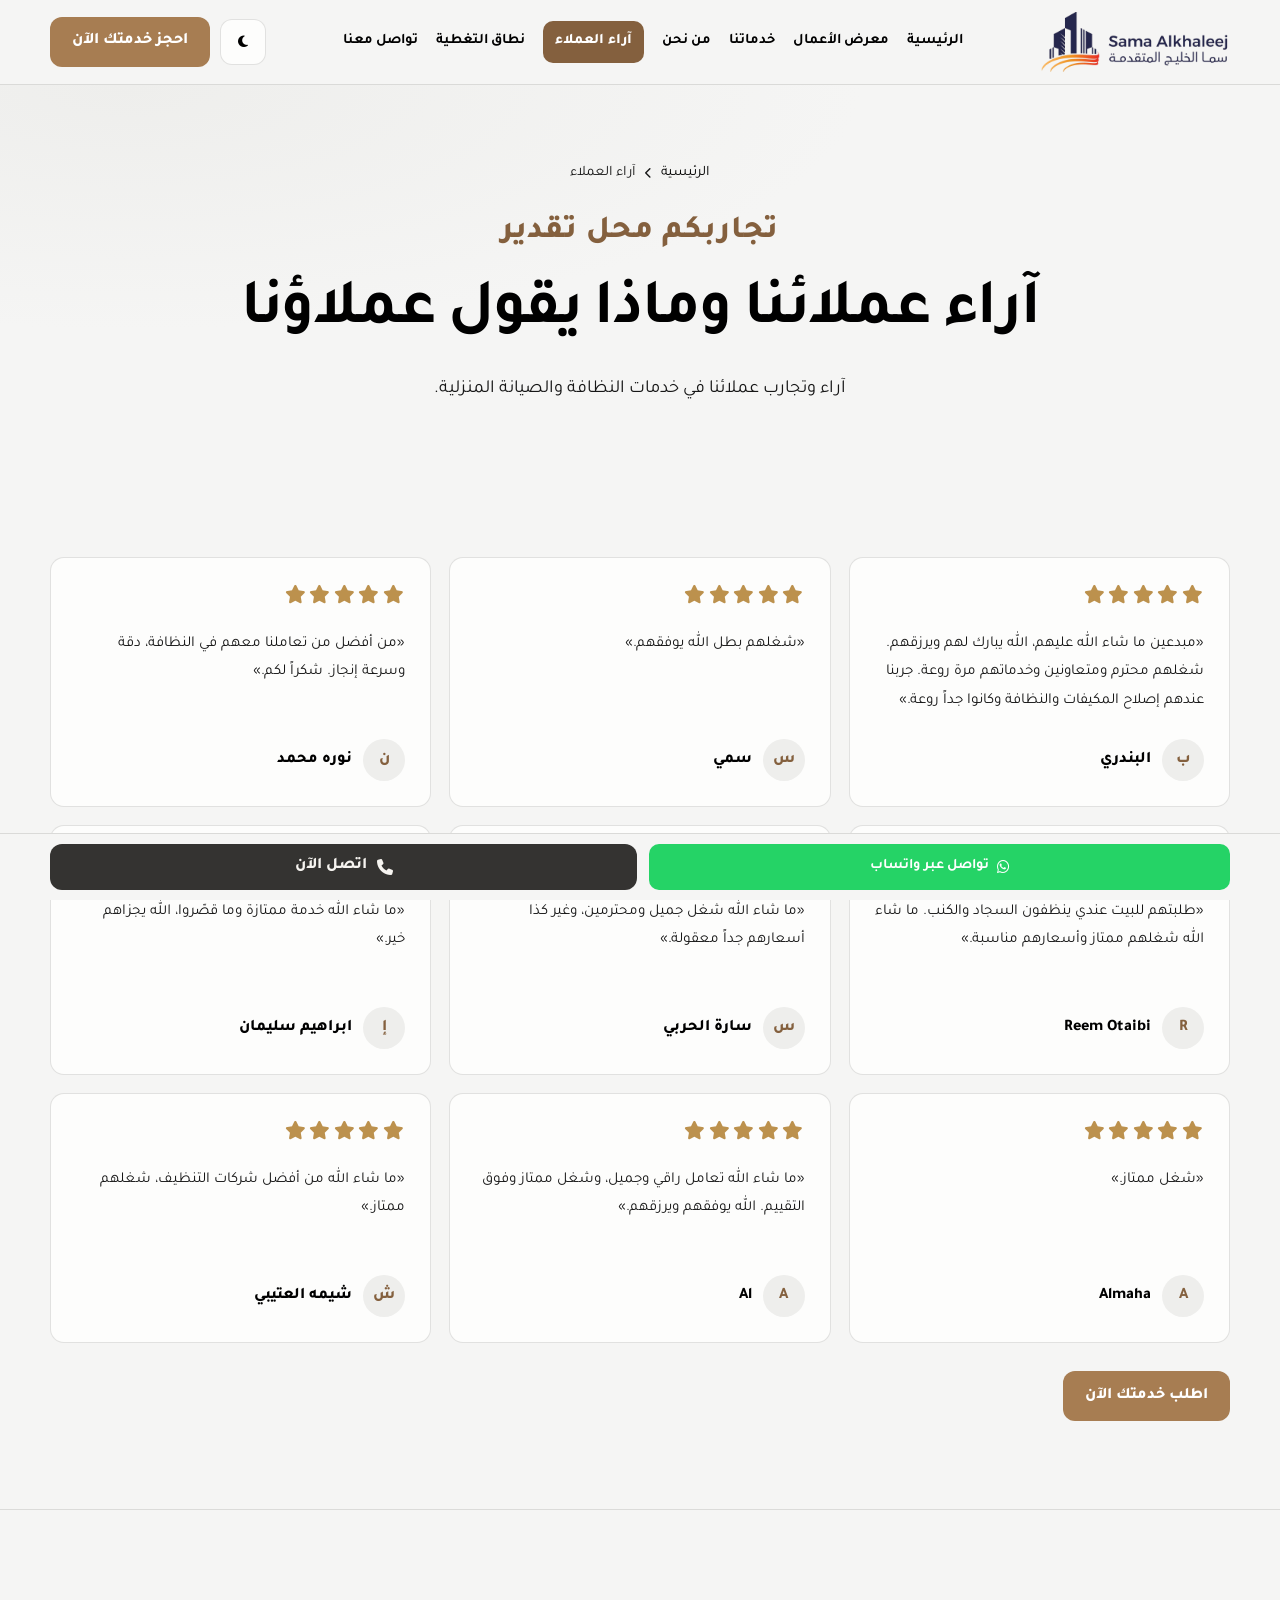
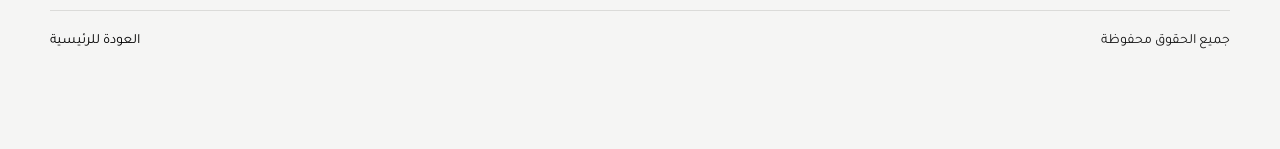
<file: pages/testimonials.html>
<!doctype html>
<html lang="ar" dir="rtl" data-theme="light">
  <head>
    <meta charset="utf-8" />
    <meta
      name="description"
      content="اطلع على تجارب وآراء عملاء مؤسسة سما الخليج المتقدمة حول خدمات تنظيف المنازل والمفروشات والصيانة في بريدة ومدن منطقة القصيم."
    />
    <meta name="robots" content="index,follow,max-image-preview:large" />
    <meta name="author" content="مؤسسة سما الخليج المتقدمة" />
    <meta name="application-name" content="Sama Al Khaleej Advanced" />
    <meta property="og:type" content="website" />
    <meta property="og:site_name" content="مؤسسة سما الخليج المتقدمة" />
    <meta property="og:locale" content="ar_SA" />
    <meta
      property="og:title"
      content="آراء العملاء | سما الخليج المتقدمة للخدمات المنزلية"
    />
    <meta
      property="og:description"
      content="اطلع على تجارب وآراء عملاء مؤسسة سما الخليج المتقدمة حول خدمات تنظيف المنازل والمفروشات والصيانة في بريدة ومدن منطقة القصيم."
    />
    <meta name="twitter:card" content="summary" />
    <meta
      name="twitter:title"
      content="آراء العملاء | سما الخليج المتقدمة للخدمات المنزلية"
    />
    <meta
      name="twitter:description"
      content="اطلع على تجارب وآراء عملاء مؤسسة سما الخليج المتقدمة حول خدمات تنظيف المنازل والمفروشات والصيانة في بريدة ومدن منطقة القصيم."
    />
    <title>آراء العملاء | سما الخليج المتقدمة للخدمات المنزلية</title>
    <meta name="viewport" content="width=device-width, initial-scale=1, maximum-scale=1, user-scalable=no" />
    <link rel="stylesheet" href="../css/style.css" />





    <link
      rel="stylesheet"
      href="https://cdnjs.cloudflare.com/ajax/libs/font-awesome/6.5.2/css/all.min.css"
    />
    <script>
      try {
        const theme = localStorage.getItem("sama-theme");
        if (theme === "dark" || theme === "light")
          document.documentElement.dataset.theme = theme;
        else if (matchMedia("(prefers-color-scheme: dark)").matches)
          document.documentElement.dataset.theme = "dark";
      } catch (error) {}
    </script>
  </head>
  <body>
    <a class="skip-link" href="#main">انتقل إلى المحتوى</a>
    <header class="site-header">
      <div class="container nav-wrap">
        <a
          class="brand"
          href="../index.html"
          aria-label="شعار مؤسسة سما الخليج المتقدمة"
          ><img
            class="brand-logo"
            src="../assets/logo.png"
            data-logo-light="../assets/logo.png"
            data-logo-dark="../assets/logo-light.png"
            alt="شعار سما الخليج المتقدمة"
        /></a>
        <nav
          class="nav-links"
          id="main-menu"
          data-nav-menu
          aria-label="القائمة الرئيسية"
        >
          <a href="../index.html">الرئيسية</a
          ><a href="gallery.html">معرض الأعمال</a
          ><a href="services.html">خدماتنا</a><a href="about.html">من نحن</a
          ><a href="testimonials.html" aria-current="page">آراء العملاء</a>
          <a href="coverage.html">نطاق التغطية</a
          ><a href="contact.html">تواصل معنا</a>
        </nav>
        <div class="nav-actions">
          <button
            class="icon-btn"
            data-theme-toggle
            type="button"
            aria-label="التبديل بين الوضعين"
          >
            <i
              class="fa-solid fa-moon theme-dark"
              aria-hidden="true"
            ></i></button
          ><a class="btn" href="booking.html">احجز خدمتك الآن</a
          ><button
            class="icon-btn nav-toggle"
            type="button"
            data-nav-toggle
            aria-expanded="false"
            aria-controls="main-menu"
            aria-label="فتح القائمة"
          >
            <i class="fa-solid fa-bars" aria-hidden="true"></i>
          </button>
        </div>
      </div>
    </header>
    <main id="main">
      <section class="page-hero">
        <div class="container">
          <div class="breadcrumbs">
            <a href="../index.html">الرئيسية</a
            ><i class="fa-solid fa-chevron-left" aria-hidden="true"></i
            ><span>آراء العملاء</span>
          </div>
          <span class="eyebrow">تجاربكم محل تقدير</span>
          <h1>آراء عملائنا وماذا يقول عملاؤنا</h1>
          <p class="lead">
            آراء وتجارب عملائنا في خدمات النظافة والصيانة المنزلية.
          </p>
        </div>
      </section>
      <section class="section">
        <div class="container">
          <div class="testimonial-grid" data-testimonials-page></div>
          <div class="mt-28">
            <a class="btn" href="booking.html">اطلب خدمتك الآن</a>
          </div>
        </div>
      </section>
    </main>
    <footer class="site-footer">
      <div class="container footer-bottom">
        <span>جميع الحقوق محفوظة</span
        ><a href="../index.html">العودة للرئيسية</a>
      </div>
    </footer>
    <script src="../js/theme.js" defer></script>
    <script src="../js/navigation.js" defer></script>
    <script src="../js/data.js" defer></script>
    <script src="../js/testimonials.js" defer></script>
    <script src="../js/actions.js" defer></script>
  </body>
</html>
</file>
<file: css/style.css>
@import url("https://fonts.googleapis.com/css2?family=Tajawal:wght@400;500;600;700;800&display=swap");

:root {
  color-scheme: light;
  --ink: #000000;
  --muted: #171717;
  --paper: #f5f5f4;
  --surface: #fdfdfc;
  --soft: #f5f5f4;
  --line: rgba(62, 57, 49, 0.14);
  --accent: #a77d52;
  --accent-strong: #84603e;
  --accent-soft: #eeeeec;
  --sunny: #bc914d;
  --button-text: #ffffff;
  --button-hover-text: #ffffff;
  --call-bg: #343331;
  --call-text: #f6f4f0;
  --cta-bg: #37332f;
  --cta-text: #f6f4f0;
  --cta-muted: #ffffff;
  --sand: #e4ded4;
  --shadow: 0 16px 38px rgba(53, 47, 39, 0.08);
  --radius: 22px;
  --radius-sm: 14px;
  --button-radius: 12px;
  --max: 1180px;
  --font: "Tajawal", Arial, sans-serif;
  --header-bg: rgba(245, 245, 244, 0.96);
  --service-beige: #f5f5f4;
  --service-green: #f3f6ee;
  --service-blue: #eaf4f8;
  --service-pink: #fcf1f1;
  --service-yellow: #f8f8f6;
  --service-gray: #f4f4f6;
  --service-ink: #000000;
  --service-muted: #171717;
  --service-icon-bg: #fffefa;
  --hero-overlay: rgba(245, 245, 244, 0.8);
}
[data-theme="dark"] {
  color-scheme: dark;
  --ink: #ffffff;
  --muted: #f0eee9;
  --paper: #242321;
  --surface: #2d2b28;
  --soft: #37342f;
  --line: rgba(232, 225, 215, 0.14);
  --accent: #c4a273;
  --accent-strong: #ddc49f;
  --accent-soft: #3b3731;
  --sunny: #d0ad70;
  --button-text: #282623;
  --button-hover-text: #242321;
  --call-bg: #c4a273;
  --call-text: #242321;
  --cta-bg: #191817;
  --cta-text: #f0eee9;
  --cta-muted: #f0eee9;
  --sand: #3b3833;
  --shadow: 0 20px 50px rgba(0, 0, 0, 0.28);
  --header-bg: rgba(36, 35, 33, 0.96);
  --service-beige: #38342e;
  --service-green: #33372f;
  --service-blue: #31353a;
  --service-pink: #3a3030;
  --service-yellow: #3a3529;
  --service-gray: #333230;
  --service-ink: #ffffff;
  --service-muted: #f0eee9;
  --service-icon-bg: #292724;
  --hero-overlay: rgba(36, 35, 33, 0.82);
}

* {
  box-sizing: border-box;
  -webkit-tap-highlight-color: transparent;
  -webkit-touch-callout: none;
}
html {
  scroll-behavior: smooth;
  scroll-padding-top: 100px;
}
body {
  margin: 0;
  background: var(--paper);
  color: var(--ink);
  font-family: var(--font);
  line-height: 1.75;
  font-size: 16px;
  transition:
    background 0.25s,
    color 0.25s;
}
body,
button,
input,
select,
textarea {
  font-family: var(--font);
}
img,
video {
  max-width: 100%;
  display: block;
}
a {
  color: inherit;
  text-decoration: none;
}
a:not(.btn):not(.btn-whatsapp):not(.btn-details) {
  color: var(--ink);
}
b,
strong {
  color: var(--ink);
}
button {
  color: inherit;
}
::selection {
  background: var(--accent);
  color: #fff;
}
:focus-visible {
  outline: 3px solid var(--accent-strong);
  outline-offset: 3px;
}
.container {
  width: min(calc(100% - 40px), var(--max));
  margin-inline: auto;
}
.section {
  padding: 88px 0;
}
.section-head {
  max-width: 760px;
  margin: 0 auto 38px;
  text-align: center;
}
.eyebrow {
  display: inline-flex;
  gap: 9px;
  align-items: center;
  color: var(--accent-strong);
  font-size: 2rem;
  font-weight: 800;
  letter-spacing: 0.02em;
}
.eyebrow:before {
  content: none;
}
h1,
h2,
h3,
p {
  margin-top: 0;
}
h1,
h2,
h3 {
  line-height: 1.24;
  letter-spacing: -0.025em;
}
h1 {
  font-size: clamp(2.7rem, 6vw, 5.1rem);
  margin: 14px 0 20px;
}
h2 {
  font-size: clamp(2.2rem, 4.5vw, 3.5rem);
  margin: 12px 0 18px;
}
h3 {
  font-size: 1.28rem;
  margin-bottom: 10px;
}
p {
  color: var(--muted);
}
.lead {
  font-size: 1.15rem;
  max-width: 660px;
}
.small {
  font-size: 0.9rem;
}
.sr-only {
  position: absolute;
  width: 1px;
  height: 1px;
  padding: 0;
  margin: -1px;
  overflow: hidden;
  clip: rect(0, 0, 0, 0);
  white-space: nowrap;
  border: 0;
}
.skip-link {
  position: fixed;
  z-index: 1000;
  top: -60px;
  right: 16px;
  background: var(--surface);
  padding: 10px 16px;
  border-radius: 10px;
}
.skip-link:focus {
  top: 12px;
}
@media (prefers-reduced-motion: reduce) {
  *,
  *:before,
  *:after {
    scroll-behavior: auto !important;
    animation-duration: 0.01ms !important;
    animation-iteration-count: 1 !important;
    transition-duration: 0.01ms !important;
  }
}

body {
  padding-bottom: 70px;
}

/* Restored shared components retained from the existing site. */
* {
  -webkit-tap-highlight-color: transparent;
  -webkit-touch-callout: none;
}
.btn {
  display: inline-flex;
  align-items: center;
  justify-content: center;
  gap: 10px;
  min-height: 50px;
  padding: 12px 21px;
  border: 1px solid transparent;
  border-radius: var(--button-radius);
  background: var(--accent);
  color: var(--button-text);
  font-weight: 800;
  line-height: 1.2;
  transition:
    transform 0.2s,
    background 0.2s,
    box-shadow 0.2s;
  cursor: pointer;
}
.btn:hover {
  transform: translateY(-2px);
  background: var(--accent-strong);
  color: var(--button-hover-text);
  box-shadow: 0 10px 24px rgba(57, 54, 50, 0.2);
}
.btn-secondary {
  background: transparent;
  border-color: var(--line);
  color: var(--ink);
}
.btn-secondary:hover {
  color: var(--accent-strong);
  background: var(--accent-soft);
  box-shadow: none;
}
.btn-light {
  background: #fff;
  color: #000000;
}
.icon-btn {
  width: 46px;
  height: 46px;
  border: 1px solid var(--line);
  border-radius: var(--button-radius);
  background: var(--surface);
  display: grid;
  place-items: center;
  cursor: pointer;
}
.glass {
  background: var(--header-bg);
  border: 1px solid rgba(255, 255, 255, 0.45);
  backdrop-filter: blur(18px);
  -webkit-backdrop-filter: blur(18px);
  box-shadow: var(--shadow);
}
.card {
  border: 1px solid var(--line);
  border-radius: var(--radius-sm);
  background: var(--surface);
  padding: 25px;
  transition:
    transform 0.25s,
    border-color 0.25s,
    box-shadow 0.25s;
}
.card:hover {
  transform: translateY(-4px);
  border-color: var(--accent);
  box-shadow: var(--shadow);
}
.icon-tile {
  width: 54px;
  height: 54px;
  border-radius: 17px;
  background: var(--accent-soft);
  color: var(--accent-strong);
  display: grid;
  place-items: center;
  font-size: 1.3rem;
  margin-bottom: 20px;
}
.grid {
  display: grid;
  gap: 18px;
}
.service-grid {
  grid-template-columns: repeat(3, minmax(0, 1fr));
  row-gap: 52px;
}
.service-card {
  display: flex;
  flex-direction: column;
  min-height: 255px;
}
.service-card p {
  flex: 1;
}
.service-card .btn {
  align-self: flex-start;
}
.pill {
  display: inline-flex;
  align-items: center;
  padding: 6px 12px;
  border-radius: 99px;
  background: var(--accent-soft);
  color: var(--accent-strong);
  font-size: 0.84rem;
  font-weight: 700;
}
.tag-list {
  display: flex;
  flex-wrap: wrap;
  gap: 9px;
}
.notice {
  padding: 18px 20px;
  border-radius: 16px;
  border: 1px solid var(--line);
  background: var(--accent-soft);
  color: var(--ink);
}
.notice strong {
  color: var(--ink);
}
.form-field {
  display: grid;
  gap: 7px;
}
.form-field label {
  font-weight: 700;
}
.form-field input,
.form-field select,
.form-field textarea {
  width: 100%;
  min-height: 50px;
  padding: 12px 14px;
  border: 1px solid var(--line);
  border-radius: 12px;
  background: var(--surface);
  color: var(--ink);
}
.form-field textarea {
  min-height: 120px;
  resize: vertical;
}
.form-field input::placeholder,
.form-field textarea::placeholder {
  color: var(--muted);
}
.form-grid {
  display: grid;
  grid-template-columns: repeat(2, minmax(0, 1fr));
  gap: 18px;
}
.form-field.full {
  grid-column: 1/-1;
}
.required {
  color: #b84c3d;
}
.error {
  color: #ad382b;
  min-height: 1.4em;
  font-size: 0.9rem;
}
.input-error {
  border-color: #ad382b !important;
}
.faq-item {
  border-bottom: 1px solid var(--line);
  padding: 18px 0;
}
.faq-item summary {
  font-weight: 800;
  cursor: pointer;
}
.step-number {
  width: 42px;
  height: 42px;
  display: grid;
  place-items: center;
  border-radius: 50%;
  background: var(--accent);
  color: var(--button-hover-text);
  font-weight: 800;
}
.cta-band {
  position: relative;
  overflow: hidden;
  padding: 54px;
  border-radius: 32px;
  background: var(--cta-bg);
  color: var(--cta-text);
}
.cta-band:after {
  content: "";
  position: absolute;
  width: 300px;
  height: 300px;
  border: 1px solid rgba(255, 255, 255, 0.22);
  border-radius: 50%;
  left: -90px;
  top: -130px;
  box-shadow:
    0 0 0 30px rgba(255, 255, 255, 0.05),
    0 0 0 65px rgba(255, 255, 255, 0.04);
}
.cta-band p {
  color: var(--cta-muted);
  max-width: 600px;
}
.cta-band > * {
  position: relative;
  z-index: 1;
}
.service-card p {
  display: -webkit-box;
  -webkit-line-clamp: 2;
  -webkit-box-orient: vertical;
  overflow: hidden;
  flex: initial;
  min-height: 3.5em;
  margin-bottom: 18px;
}
.home-gallery-grid {
  display: grid;
  grid-template-columns: repeat(3, minmax(0, 1fr));
  gap: 18px;
}
.home-about-section {
  background: var(--soft);
}
.home-why-section {
  background: var(--soft);
}
.home-order-cta-section {
  padding-bottom: 24px;
}
.home-order-cta-section + .stats-section {
  padding-top: 0;
}
.home-about-visual {
  width: 100%;
  max-width: 520px;
  margin: 34px auto 0;
  overflow: hidden;
  border: 1px solid var(--line);
  border-radius: var(--radius-sm);
  background: var(--surface);
  box-shadow: var(--shadow);
}
.home-about-visual img {
  width: 100%;
  aspect-ratio: 16 / 10;
  object-fit: cover;
  object-position: center 42%;
}
.home-gallery-grid .gallery-item {
  width: 100%;
  overflow: hidden;
  border-radius: var(--radius-sm);
  background: var(--accent-soft);
  text-align: start;
}
.gallery-item {
  display: block;
  width: 100%;
  min-width: 0;
  padding: 0;
  overflow: hidden;
  border: 1px solid var(--line);
  border-radius: var(--radius-sm);
  background: var(--surface);
  color: var(--ink);
  text-align: start;
  cursor: zoom-in;
}
.home-gallery-grid .gallery-media {
  width: 100%;
  height: 280px;
  object-fit: cover;
  transition: transform 0.35s;
}
.home-gallery-grid .gallery-item:hover .gallery-media {
  transform: scale(1.04);
}
.home-section-link {
  margin-top: 25px;
}
.btn-light {
  color: #000000;
}
.gallery-filter {
  display: flex;
  flex-wrap: wrap;
  gap: 10px;
  margin-bottom: 24px;
}
.gallery-filter button {
  border: 1px solid var(--line);
  background: var(--surface);
  color: var(--ink);
  border-radius: var(--button-radius);
  padding: 9px 18px;
  font: inherit;
  font-weight: 700;
  cursor: pointer;
}
.gallery-filter button[aria-pressed="true"] {
  background: var(--accent-strong);
  border-color: var(--accent-strong);
  color: var(--button-hover-text);
}
.gallery-item[hidden] {
  display: none;
}
.gallery-media {
  display: block;
  width: 100%;
  height: clamp(230px, 28vw, 340px);
  object-fit: cover;
  border-radius: 0;
}
.gallery-item video {
  pointer-events: none;
}
.stats-section {
  padding: 30px 0 45px;
}
.stats-grid {
  display: grid;
  grid-template-columns: repeat(3, 1fr);
  gap: 16px;
}
.stats-item {
  text-align: center;
  padding: 24px 18px;
  background: var(--surface);
  border: 1px solid var(--line);
  border-radius: var(--radius-sm);
}
.stats-number {
  display: block;
  color: var(--accent-strong);
  font-size: clamp(2rem, 4vw, 3.2rem);
  line-height: 1.15;
  font-weight: 800;
  direction: ltr;
}
.stats-item p {
  margin: 8px 0 0;
  font-weight: 700;
}
.testimonial-grid {
  display: grid;
  grid-template-columns: repeat(3, minmax(0, 1fr));
  gap: 18px;
}
.testimonial-card {
  display: flex;
  flex-direction: column;
  gap: 15px;
}
.testimonial-stars {
  color: var(--accent-strong);
  letter-spacing: 0.12em;
  font-size: 1.15rem;
}
.testimonial-card blockquote {
  margin: 0;
  color: var(--muted);
  flex: 1;
}
.testimonial-person {
  display: flex;
  align-items: center;
  gap: 11px;
  font-weight: 800;
}
.testimonial-avatar {
  width: 42px;
  height: 42px;
  border-radius: 50%;
  display: grid;
  place-items: center;
  background: var(--accent-soft);
  color: var(--accent-strong);
}
.sample-note {
  font-size: 0.8rem;
  color: var(--muted);
}
.faq-list {
  max-width: 850px;
  margin-inline: auto;
}
.faq-item {
  border: 1px solid var(--line);
  border-radius: 14px;
  padding: 0 18px;
  margin-bottom: 12px;
  background: var(--surface);
}
.faq-item summary {
  list-style: none;
  display: flex;
  align-items: center;
  justify-content: space-between;
  gap: 15px;
  padding: 17px 0;
}
.faq-item summary::-webkit-details-marker {
  display: none;
}
.faq-item summary::after {
  content: none;
}
.faq-item[open] summary::after {
  content: none;
}
.faq-item p {
  margin: 0 0 17px;
}
.action-bar {
  position: fixed;
  z-index: 80;
  inset: auto 0 0;
  padding: 10px max(16px, calc((100vw - var(--max)) / 2));
  display: flex;
  gap: 12px;
  background: var(--header-bg);
  backdrop-filter: blur(18px);
  border-top: 1px solid var(--line);
}
.action-bar .btn {
  flex: 1;
  min-height: 46px;
}
.action-bar .btn-whatsapp {
  background: #25d366;
  color: #fff;
}
.action-bar .btn-whatsapp .fa-whatsapp {
  color: #fff;
}
.action-bar .btn-call {
  background: var(--call-bg);
  color: var(--call-text);
}
.gallery-grid {
  grid-template-columns: repeat(3, minmax(0, 1fr));
}

.faq-item p {
  max-height: 0;
  overflow: hidden;
  transition:
    max-height 0.35s ease,
    margin 0.35s ease;
}
.faq-item[open] p {
  max-height: 14em;
}

/* Shared control sizing and homepage metric panel. */
.btn,
.icon-btn,
.gallery-filter button,
.lightbox button {
  border-radius: var(--button-radius);
}
.stats-grid {
  grid-template-columns: repeat(4, minmax(0, 1fr));
  gap: 0;
  overflow: hidden;
  border: 1px solid var(--line);
  border-radius: 18px;
  background: var(--surface);
  box-shadow: var(--shadow);
}
.stats-item {
  border: 0;
  border-radius: 0;
  background: transparent;
  padding: 25px 16px;
}
.stats-item + .stats-item {
  border-inline-start: 1px solid var(--line);
}
.testimonial-card {
  min-height: 250px;
  padding: 25px;
  border-radius: 14px;
  background: var(--surface);
}
.testimonial-stars {
  color: var(--accent-strong);
  letter-spacing: 0.08em;
}
.testimonial-card blockquote {
  font-size: 0.95rem;
  line-height: 1.85;
}
.testimonial-card .sample-note {
  margin-top: auto;
}
@media (max-width: 980px) {
  .stats-grid {
    grid-template-columns: repeat(2, minmax(0, 1fr));
  }
  .stats-item:nth-child(odd) {
    border-inline-start: 0;
  }
  .stats-item:nth-child(n + 3) {
    border-top: 1px solid var(--line);
  }
  .testimonial-grid {
    grid-template-columns: repeat(2, minmax(0, 1fr));
  }
}
@media (max-width: 560px) {
  .stats-item {
    padding: 20px 12px;
  }
  .testimonial-card {
    padding: 21px;
  }
}
.faq-list {
  display: grid;
  grid-template-columns: repeat(2, minmax(0, 1fr));
  gap: 14px;
  max-width: none;
}
.faq-list .faq-item {
  margin: 0;
}
.faq-item summary::after {
  content: none;
}
.faq-item[open] summary::after {
  content: none;
}
.faq-toggle-icon {
  flex: 0 0 auto;
  color: var(--accent-strong);
  font-size: 1rem;
  transition: transform 0.25s ease;
}
.faq-item[open] .faq-toggle-icon {
  transform: rotate(45deg);
}
.testimonial-stars {
  color: var(--sunny);
}
.testimonial-stars .star-empty {
  color: var(--sunny);
}
.testimonial-stars i + i {
  margin-inline-start: 2px;
}
.review-response {
  padding: 12px 14px;
  border-inline-start: 3px solid var(--accent);
  border-radius: 8px;
  background: var(--soft);
  font-size: 0.88rem;
}
.review-response p {
  margin: 5px 0 0;
}

.brand-logo {
  display: block;
  flex: 0 0 auto;
  width: 210px;
  height: 66px;
  max-width: none;
  object-fit: cover;
  object-position: center;
}
.testimonial-viewport {
  overflow-x: auto;
  direction: ltr;
  overscroll-behavior-inline: contain;
  scroll-snap-type: inline mandatory;
  scrollbar-width: none;
  cursor: grab;
  touch-action: pan-x pan-y;
}
.testimonial-viewport::-webkit-scrollbar {
  display: none;
}
.testimonial-viewport.is-dragging {
  cursor: grabbing;
  scroll-snap-type: none;
  user-select: none;
}
.testimonial-track {
  position: relative;
  display: flex;
  direction: ltr;
  gap: 18px;
  padding: 2px 1px 12px;
}
.testimonial-track .testimonial-card {
  flex: 0 0 calc((100% - 36px) / 3);
  direction: rtl;
  text-align: right;
  scroll-snap-align: start;
}
.home-reviews-heading {
  display: block;
}
.home-reviews-heading .section-head {
  margin-bottom: 24px;
}
.lightbox-inner {
  position: relative;
  width: min(1120px, 100%);
  max-height: 92vh;
  overflow-y: auto;
  scrollbar-width: none;
}
.lightbox-inner::-webkit-scrollbar {
  display: none;
}
.lightbox .lightbox-media {
  width: auto;
  max-width: min(94vw, 1080px);
  height: auto;
  max-height: 72vh;
  object-fit: contain;
  margin-inline: auto;
}
.lightbox .lightbox-media:where(video) {
  width: min(94vw, 1080px);
}
.lightbox-sharing {
  display: flex;
  justify-content: center;
  flex-wrap: wrap;
  gap: 10px;
  margin: 0;
}
.lightbox-toolbar {
  position: absolute;
  top: 8px;
  inset-inline-end: 8px;
  z-index: 2;
  display: grid;
  justify-items: center;
  gap: 8px;
}
.lightbox-sharing button,
.lightbox-sharing a {
  display: inline-flex;
  align-items: center;
  gap: 8px;
  min-height: 44px;
  padding: 9px 15px;
  border: 1px solid #ffffff55;
  border-radius: var(--button-radius);
  background: #ffffff18;
  color: #fff;
  font: inherit;
  cursor: pointer;
}
.lightbox-sharing button[data-gallery-share] {
  width: 44px;
  height: 44px;
  padding: 0;
  justify-content: center;
  border-radius: var(--button-radius);
}
.lightbox-art {
  touch-action: pan-y;
}
.lightbox-sharing button:hover {
  background: #ffffff2a;
}
[data-gallery-share-status] {
  min-height: 1.5em;
  margin: 8px 0 0;
  color: #fff;
}
.lightbox-close {
  position: static;
}

input[type="number"] {
  appearance: textfield;
  -moz-appearance: textfield;
}
input[type="number"]::-webkit-inner-spin-button,
input[type="number"]::-webkit-outer-spin-button {
  margin: 0;
  -webkit-appearance: none;
}
.date-control {
  position: relative;
  width: 100%;
}
.date-control > input[type="text"] {
  padding-inline-end: 54px;
  text-align: left;
  letter-spacing: 0.03em;
}
.date-picker-trigger {
  position: absolute;
  top: 50%;
  inset-inline-end: 6px;
  z-index: 1;
  display: grid;
  width: 42px;
  height: 42px;
  padding: 0;
  place-items: center;
  transform: translateY(-50%);
  border: 0;
  border-radius: var(--button-radius);
  background: transparent;
  color: var(--accent-strong);
  font-size: 1.1rem;
  cursor: pointer;
}
.date-picker-trigger:hover,
.date-picker-trigger:focus-visible {
  background: var(--accent-soft);
}
.date-calendar {
  position: absolute;
  top: calc(100% + 8px);
  inset-inline-end: 0;
  z-index: 30;
  width: min(320px, calc(100vw - 48px));
  padding: 14px;
  border: 1px solid var(--line);
  border-radius: var(--button-radius);
  background: var(--surface);
  color: var(--ink);
  box-shadow: var(--shadow);
  direction: ltr;
}
.date-calendar[hidden] {
  display: none;
}
.date-calendar-header {
  display: grid;
  grid-template-columns: 38px 1fr 38px;
  align-items: center;
  gap: 6px;
  margin-bottom: 12px;
  text-align: center;
}
.date-calendar-header strong {
  font-size: 0.98rem;
}
.date-calendar-header button,
.date-calendar-day {
  display: grid;
  width: 36px;
  height: 36px;
  padding: 0;
  place-items: center;
  border: 0;
  border-radius: 10px;
  background: transparent;
  color: var(--ink);
  cursor: pointer;
}
.date-calendar-header button:hover:not(:disabled),
.date-calendar-day:hover:not(:disabled) {
  background: var(--accent-soft);
}
.date-calendar-header button:disabled,
.date-calendar-day:disabled {
  opacity: 0.38;
  cursor: default;
}
.date-calendar-weekdays,
.date-calendar-days {
  display: grid;
  grid-template-columns: repeat(7, minmax(0, 1fr));
  justify-items: center;
  gap: 3px;
}
.date-calendar-weekdays {
  margin-bottom: 5px;
  color: var(--muted);
  font-size: 0.78rem;
  font-weight: 700;
  text-align: center;
}
.date-calendar-day[aria-pressed="true"] {
  background: var(--accent-strong);
  color: var(--button-hover-text);
}
.date-calendar-day.is-today:not([aria-pressed="true"]) {
  outline: 1px solid var(--accent-strong);
}
/* =========================================
   نطاق التغطية (Coverage Page)
   ========================================= */
.coverage-grid {
  display: grid;
  grid-template-columns: repeat(3, 1fr); /* 3 أعمدة على الشاشات الكبيرة */
  gap: 16px;
  max-width: 900px;
  margin-inline: auto;
}

.coverage-item {
  display: flex;
  align-items: center;
  justify-content: flex-start;
  gap: 12px;
  background-color: var(--surface);
  border: 1px solid var(--line);
  padding: 16px 20px;
  border-radius: var(--radius-sm);
  font-size: 1.1rem;
  font-weight: 700;
  color: var(--ink);
  transition: all 0.3s ease;
  box-shadow: 0 4px 12px rgba(0, 0, 0, 0.02);
}

.coverage-item i {
  color: var(--sunny);
  font-size: 1.2rem;
}

.coverage-item:hover {
  border-color: var(--accent);
  transform: translateY(-3px);
  box-shadow: var(--shadow);
  background-color: var(--accent-soft);
}
@media (max-width: 980px) {
  .testimonial-track .testimonial-card {
    flex-basis: calc((100% - 18px) / 2);
  }
}
@media (max-width: 560px) {
  .brand-logo {
    width: 152px;
    height: 48px;
  }
  .testimonial-track .testimonial-card {
    flex-basis: 88%;
    min-height: 230px;
  }
  .home-gallery-grid .gallery-media {
    height: clamp(150px, 36vw, 220px);
  }
  .lightbox {
    padding: 10px;
  }
  .lightbox .lightbox-media,
  .lightbox .lightbox-media:where(video) {
    max-width: 96vw;
    max-height: 70vh;
    width: 96vw;
  }
}
@media (max-width: 560px) {
  .faq-list {
    grid-template-columns: 1fr;
  }
}

/* Current component and page styles. */
/* =========================================
   1. الإعدادات الأساسية (Global)
   ========================================= */
* {
  -webkit-tap-highlight-color: transparent;
  -webkit-touch-callout: none;
}

/* =========================================
   2. الأزرار (Buttons)
   ========================================= */
.btn {
  display: inline-flex;
  align-items: center;
  justify-content: center;
  gap: 10px;
  min-height: 50px;
  padding: 12px 21px;
  border: 1px solid transparent;
  border-radius: var(--button-radius);
  background: var(--accent);
  color: var(--button-text);
  font-weight: 800;
  line-height: 1.2;
  transition:
    transform 0.2s,
    background 0.2s,
    box-shadow 0.2s;
  cursor: pointer;
}

.btn:hover {
  transform: translateY(-2px);
  background: var(--accent-strong);
  color: var(--button-hover-text);
  box-shadow: 0 10px 24px rgba(57, 54, 50, 0.2);
}

.btn-secondary {
  background: transparent;
  border-color: var(--line);
  color: var(--ink);
}

.btn-secondary:hover {
  color: var(--accent-strong);
  background: var(--accent-soft);
  box-shadow: none;
}

.btn-light {
  background: #fff;
  color: #000000;
}

.icon-btn {
  width: 46px;
  height: 46px;
  border: 1px solid var(--line);
  border-radius: var(--button-radius);
  background: var(--surface);
  display: grid;
  place-items: center;
  cursor: pointer;
}

/* =========================================
   3. الكروت العامة (Cards)
   ========================================= */
.card {
  border: 1px solid var(--line);
  border-radius: var(--radius-sm);
  background: var(--surface);
  padding: 25px;
  transition:
    transform 0.25s,
    border-color 0.25s,
    box-shadow 0.25s;
}

.card:hover {
  transform: translateY(-4px);
  border-color: var(--accent);
  box-shadow: var(--shadow);
}

.grid {
  display: grid;
  gap: 18px;
}

.icon-tile {
  width: 54px;
  height: 54px;
  flex: 0 0 auto;
  border: 1px solid color-mix(in srgb, var(--accent-strong) 18%, transparent);
  border-radius: 14px;
  background: var(--service-icon-bg);
  color: var(--accent-strong);
  display: grid;
  place-items: center;
  font-size: 1.3rem;
  margin-bottom: 20px;
}

.service-card {
  display: flex;
  flex-direction: column;
  min-height: 260px;
}

.service-card p {
  display: -webkit-box;
  -webkit-box-orient: vertical;
  -webkit-line-clamp: 2;
  overflow: hidden;
  min-height: 3.5em;
  margin-bottom: 18px;
  flex: initial;
}

.service-card .btn {
  align-self: flex-start;
  margin-top: auto;
}

.tag-list {
  display: flex;
  flex-wrap: wrap;
  gap: 9px;
}

/* =========================================
   4. كروت الخدمات المخصصة (Custom Services - الجديدة)
   ========================================= */
.custom-services-grid {
  display: grid;
  grid-template-columns: repeat(3, 1fr);
  gap: 40px 25px;
  margin-top: 40px;
}

.custom-service-card {
  position: relative;
  border-radius: 20px;
  padding: 45px 25px 25px;
  text-align: center;
  border: 1px solid var(--line);
  box-shadow: 0 10px 30px rgba(0, 0, 0, 0.04);
  transition:
    transform 0.3s ease,
    box-shadow 0.3s ease;
  display: flex;
  flex-direction: column;
}

.custom-service-card:hover {
  transform: translateY(-5px);
  box-shadow: 0 15px 40px rgba(0, 0, 0, 0.08);
}

.bg-beige {
  background-color: var(--service-beige);
}
.bg-green {
  background-color: var(--service-green);
}
.bg-blue {
  background-color: var(--service-blue);
}
.bg-pink {
  background-color: var(--service-pink);
}
.bg-yellow {
  background-color: var(--service-yellow);
}
.bg-gray {
  background-color: var(--service-gray);
}

.diamond-icon-wrapper {
  position: absolute;
  top: -30px;
  right: 25px;
  width: 65px;
  height: 65px;
  background-color: var(--service-icon-bg);
  border-radius: 16px;
  transform: rotate(45deg);
  display: flex;
  align-items: center;
  justify-content: center;
  box-shadow: 0 8px 20px rgba(0, 0, 0, 0.08);
  border: 1px solid var(--line);
  z-index: 2;
}

.diamond-icon-wrapper i {
  transform: rotate(-45deg);
  font-size: 1.5rem;
  color: var(--accent-strong);
}

.card-content {
  display: flex;
  flex-direction: column;
  flex-grow: 1;
}

.card-content h3 {
  font-size: 1.25rem;
  color: var(--service-ink);
  font-weight: 800;
  margin-bottom: 12px;
}

.card-content p {
  font-size: 0.9rem;
  color: var(--service-muted);
  line-height: 1.6;
  margin-bottom: 25px;
  flex-grow: 1;
}

.card-actions {
  display: flex;
  flex-wrap: wrap;
  align-items: center;
  justify-content: space-between;
  gap: 10px;
  margin-top: auto;
}

.custom-service-card .card-actions > a {
  flex: 1 1 125px;
  justify-content: center;
}

.btn-whatsapp {
  background-color: #25d366;
  color: #fff;
  padding: 10px 18px;
  border-radius: 10px;
  font-size: 0.9rem;
  font-weight: 700;
  display: flex;
  align-items: center;
  gap: 8px;
  transition: background 0.2s;
}

.btn-whatsapp:hover {
  background-color: #1eaa52;
}

.btn-details {
  color: var(--service-ink);
  font-size: 0.9rem;
  font-weight: 700;
  display: flex;
  align-items: center;
  gap: 5px;
  transition: color 0.2s;
  border: 1px solid var(--accent-strong);
  border-radius: 5px;
  padding: 8px;
}

.btn-details:hover {
  color: var(--accent, #a77d52);
}

/* =========================================
   5. نطاق التغطية (Coverage)
   ========================================= */
.coverage-grid {
  display: grid;
  grid-template-columns: repeat(5, minmax(0, 1fr));
  gap: 10px;
  max-width: none;
  margin-inline: auto;
}

.coverage-item {
  display: flex;
  align-items: center;
  justify-content: center;
  gap: 7px;
  background-color: var(--surface);
  border: 1px solid var(--line);
  padding: 10px 8px;
  border-radius: 10px;
  font-size: 0.92rem;
  font-weight: 700;
  color: var(--ink);
  transition: all 0.3s ease;
  box-shadow: 0 4px 12px rgba(0, 0, 0, 0.02);
}

.coverage-item i {
  color: var(--sunny);
  font-size: 1.2rem;
}

.coverage-item:hover {
  border-color: var(--accent);
  transform: translateY(-3px);
  box-shadow: var(--shadow);
  background-color: var(--accent-soft);
}

.coverage-grid--compact {
  grid-template-columns: repeat(5, minmax(0, 1fr));
  gap: 8px;
}

.coverage-grid--compact .coverage-item {
  min-height: 42px;
  padding: 7px 5px;
  font-size: 0.82rem;
}

.coverage-grid--compact .coverage-item i {
  font-size: 0.82rem;
}

/* =========================================
   6. عناصر النماذج (Forms)
   ========================================= */
.form-field {
  display: grid;
  gap: 7px;
}
.form-field label {
  font-weight: 700;
}
.form-field input,
.form-field select,
.form-field textarea {
  width: 100%;
  min-height: 50px;
  padding: 12px 14px;
  border: 1px solid var(--line);
  border-radius: 12px;
  background: var(--surface);
  color: var(--ink);
}
.form-field textarea {
  min-height: 120px;
  resize: vertical;
}
.form-field input::placeholder,
.form-field textarea::placeholder {
  color: var(--muted);
}
.form-grid {
  display: grid;
  grid-template-columns: repeat(2, minmax(0, 1fr));
  gap: 18px;
}
.form-field.full {
  grid-column: 1/-1;
}
.required {
  color: #b84c3d;
}
.error {
  color: #ad382b;
  min-height: 1.4em;
  font-size: 0.9rem;
}
.input-error {
  border-color: #ad382b !important;
}

/* =========================================
   7. عناصر عامة (Notices, Pills, Steps, CTA)
   ========================================= */
.notice {
  padding: 18px 20px;
  border-radius: 16px;
  border: 1px solid var(--line);
  background: var(--accent-soft);
  color: var(--ink);
}
.pill {
  display: inline-flex;
  align-items: center;
  padding: 6px 12px;
  border-radius: 99px;
  background: var(--accent-soft);
  color: var(--accent-strong);
  font-size: 0.84rem;
  font-weight: 700;
}
.step-number {
  width: 42px;
  height: 42px;
  display: grid;
  place-items: center;
  border-radius: 50%;
  background: var(--accent);
  color: var(--button-hover-text);
  font-weight: 800;
}

.cta-band {
  position: relative;
  overflow: hidden;
  padding: 54px;
  border-radius: 32px;
  background: var(--cta-bg);
  color: var(--cta-text);
}
.cta-band:after {
  content: "";
  position: absolute;
  width: 300px;
  height: 300px;
  border: 1px solid rgba(255, 255, 255, 0.22);
  border-radius: 50%;
  left: -90px;
  top: -130px;
  box-shadow:
    0 0 0 30px rgba(255, 255, 255, 0.05),
    0 0 0 65px rgba(255, 255, 255, 0.04);
}
.cta-band p {
  color: var(--cta-muted);
  max-width: 600px;
}
.cta-band > * {
  position: relative;
  z-index: 1;
}

/* =========================================
   8. الأسئلة الشائعة (FAQ)
   ========================================= */
.faq-list {
  display: grid;
  grid-template-columns: repeat(2, minmax(0, 1fr));
  gap: 14px;
  max-width: none;
}
.faq-item {
  border: 1px solid var(--line);
  border-radius: 14px;
  padding: 0 18px;
  background: var(--surface);
  margin: 0;
}
.faq-item summary {
  list-style: none;
  display: flex;
  align-items: center;
  justify-content: space-between;
  gap: 15px;
  padding: 17px 0;
  font-weight: 800;
  cursor: pointer;
}
.faq-item summary::-webkit-details-marker {
  display: none;
}
.faq-item p {
  margin: 0 0 17px;
  max-height: 0;
  overflow: hidden;
  transition:
    max-height 0.35s ease,
    margin 0.35s ease;
}
.faq-item[open] p {
  max-height: 14em;
}
.faq-toggle-icon {
  flex: 0 0 auto;
  color: var(--accent-strong);
  font-size: 1rem;
  transition: transform 0.25s ease;
}
.faq-item[open] .faq-toggle-icon {
  transform: rotate(45deg);
}

/* =========================================
   9. الإحصائيات وآراء العملاء (Stats & Testimonials)
   ========================================= */
.stats-section {
  padding: 30px 0 45px;
}
.stats-grid {
  display: grid;
  grid-template-columns: repeat(4, minmax(0, 1fr));
  gap: 0;
  overflow: hidden;
  border: 1px solid var(--line);
  border-radius: 18px;
  background: var(--surface);
  box-shadow: var(--shadow);
}
.stats-item {
  text-align: center;
  border: 0;
  border-radius: 0;
  background: transparent;
  padding: 25px 16px;
}
.stats-item + .stats-item {
  border-inline-start: 1px solid var(--line);
}
.stats-number {
  display: block;
  color: var(--accent-strong);
  font-size: clamp(2rem, 4vw, 3.2rem);
  line-height: 1.15;
  font-weight: 800;
  direction: ltr;
}
.stats-item p {
  margin: 8px 0 0;
  font-weight: 700;
}

.service-grid .service-card {
  align-items: center;
  border-color: var(--line);
  border-radius: 20px;
  padding: 36px 25px 25px;
  text-align: center;
  box-shadow: 0 10px 30px rgba(0, 0, 0, 0.04);
  transition:
    transform 0.3s ease,
    box-shadow 0.3s ease;
}

.service-grid .icon-tile {
  border-radius: 16px;
  transform: rotate(45deg);
  margin: 0 auto 22px;
}

.service-grid .icon-tile i {
  transform: rotate(-45deg);
}

.service-grid .service-card .btn {
  align-self: center;
}

.service-grid .service-card:hover {
  transform: translateY(-5px);
  box-shadow: 0 15px 40px rgba(0, 0, 0, 0.08);
}

.service-tone-1 {
  background: var(--service-beige);
}
.service-tone-2 {
  background: var(--service-green);
}
.service-tone-3 {
  background: var(--service-blue);
}
.service-tone-4 {
  background: var(--service-pink);
}
.service-tone-5 {
  background: var(--service-yellow);
}
.service-tone-6 {
  background: var(--service-gray);
}

.home-about-grid {
  display: block;
  max-width: 1000px;
}

.home-about-copy {
  max-width: 900px;
  margin-inline: auto;
  padding: clamp(24px, 5vw, 48px);
  border: 1px solid var(--line);
  border-radius: 20px;
  background: var(--surface);
  box-shadow: var(--shadow);
  text-align: center;
}

.home-about-copy .lead {
  margin: 0 auto;
  max-width: 72ch;
  color: var(--ink);
  font-size: clamp(1rem, 1.4vw, 1.15rem);
  font-weight: 700;
  line-height: 1.9;
}
.home-about-copy .lead + .lead {
  margin-top: 12px;
}
.home-about-copy .btn {
  margin-top: 18px;
}

.home-coverage-section {
  background: var(--soft);
}

.home-coverage-section .section-head {
  margin-bottom: 26px;
}

.service-grid .service-card h3 {
  color: var(--service-ink);
}
.service-grid .service-card p {
  color: var(--service-muted);
}

.testimonial-grid {
  display: grid;
  grid-template-columns: repeat(3, minmax(0, 1fr));
  gap: 18px;
}
.testimonial-card {
  display: flex;
  flex-direction: column;
  gap: 15px;
  min-height: 250px;
  padding: 25px;
  border-radius: 14px;
  background: var(--surface);
}
.testimonial-stars {
  color: var(--sunny);
  letter-spacing: 0.08em;
  font-size: 1.15rem;
}
.testimonial-stars .star-empty {
  color: var(--sunny);
}
.testimonial-stars i + i {
  margin-inline-start: 2px;
}
.testimonial-card blockquote {
  margin: 0;
  color: var(--muted);
  font-size: 0.95rem;
  line-height: 1.85;
  flex: 1;
}
.testimonial-person {
  display: flex;
  align-items: center;
  gap: 11px;
  font-weight: 800;
}
.testimonial-avatar {
  width: 42px;
  height: 42px;
  border-radius: 50%;
  display: grid;
  place-items: center;
  background: var(--accent-soft);
  color: var(--accent-strong);
}
.sample-note {
  font-size: 0.8rem;
  color: var(--muted);
  margin-top: auto;
}
.review-response {
  padding: 12px 14px;
  border-inline-start: 3px solid var(--accent);
  border-radius: 8px;
  background: var(--soft);
  font-size: 0.88rem;
}
.review-response p {
  margin: 5px 0 0;
}

/* =========================================
   10. المعرض (Gallery)
   ========================================= */
.gallery-filter {
  display: flex;
  flex-wrap: wrap;
  gap: 10px;
  margin-bottom: 24px;
}
.gallery-filter button {
  border: 1px solid var(--line);
  background: var(--surface);
  color: var(--ink);
  border-radius: var(--button-radius);
  padding: 9px 18px;
  font: inherit;
  font-weight: 700;
  cursor: pointer;
}
.gallery-filter button[aria-pressed="true"] {
  background: var(--accent-strong);
  border-color: var(--accent-strong);
  color: var(--button-hover-text);
}
.gallery-item {
  display: block;
  width: 100%;
  min-width: 0;
  padding: 0;
  overflow: hidden;
  border: 1px solid var(--line);
  border-radius: var(--radius-sm);
  background: var(--surface);
  color: var(--ink);
  text-align: start;
  cursor: zoom-in;
}
.gallery-item[hidden] {
  display: none;
}
.gallery-media {
  display: block;
  width: 100%;
  height: clamp(230px, 28vw, 340px);
  object-fit: cover;
  border-radius: 0;
}
.gallery-item video {
  pointer-events: none;
}
.home-gallery-grid {
  display: grid;
  grid-template-columns: repeat(3, minmax(0, 1fr));
  gap: 18px;
}
.home-gallery-grid .gallery-item {
  width: 100%;
  overflow: hidden;
  border-radius: var(--radius-sm);
  background: var(--accent-soft);
  text-align: start;
}
.home-gallery-grid .gallery-media {
  width: 100%;
  height: 280px;
  object-fit: cover;
  transition: transform 0.35s;
}
.home-gallery-grid .gallery-item:hover .gallery-media {
  transform: scale(1.04);
}

* {
  -webkit-tap-highlight-color: transparent;
  -webkit-touch-callout: none;
}
.site-header {
  position: sticky;
  top: 0;
  z-index: 50;
  padding: 12px 0;
  background: var(--header-bg);
  backdrop-filter: blur(18px);
  border-bottom: 1px solid var(--line);
}
.nav-wrap {
  display: flex;
  align-items: center;
  justify-content: space-between;
  gap: 20px;
}
.brand {
  display: flex;
  align-items: center;
  gap: 11px;
  font-weight: 800;
  line-height: 1.15;
}
.brand-logo {
  display: block;
  width: 190px; /* عرض مناسب للوجو */
  height: auto;
  max-height: 60px; /* عشان ميكبرش أكتر من كده */
  object-fit: contain;
}
.brand-mark {
  width: 44px;
  height: 44px;
  border-radius: 15px;
  background: var(--accent);
  color: white;
  display: grid;
  place-items: center;
  font-size: 1.1rem;
}
.brand small {
  display: block;
  color: var(--muted);
  font-size: 0.67rem;
  font-weight: 600;
  margin-top: 4px;
}
.nav-links {
  display: flex;
  align-items: center;
  gap: 18px;
  font-weight: 700;
  font-size: 0.91rem;
}
.nav-links a:not(.btn):hover,
nav.nav-links a[aria-current="page"]:not(.btn) {
  color: var(--accent-strong);
}
.nav-actions {
  display: flex;
  align-items: center;
  gap: 10px;
}
.nav-toggle {
  display: none;
}
.hero {
  padding: 92px 0 86px;
  background: radial-gradient(
    ellipse at 8% 10%,
    var(--accent-soft),
    transparent 56%
  );
  position: relative;
  overflow: hidden;
}
.hero-grid {
  display: block;
}
.hero-bg {
  position: absolute;
  inset: 0;
  background-image: url("../assets/hero-img.jpg");
  background-size: cover;
  background-position: center 30%;
  opacity: 70%;
  z-index: 0;
}
.hero::after {
  content: "";
  position: absolute;
  inset: 0;
  z-index: 0;
  background: var(--hero-overlay);
  pointer-events: none;
}
.hero-copy {
  max-width: 850px;
  margin-inline: auto;
  padding-block: 20px;
  text-align: center;
  position: relative;
  z-index: 1;
}
.hero-copy .lead {
  margin-inline: auto;
  margin-bottom: 28px;
}
.hero-copy > .home-about-grid {
  width: 100%;
}
.hero-actions {
  display: flex;
  justify-content: center;
  flex-wrap: wrap;
  gap: 12px;
}
.hero-copy .home-about-grid + .hero-actions {
  margin-top: clamp(28px, 4vw, 40px);
}
.trust-row {
  display: flex;
  justify-content: center;
  gap: 22px;
  flex-wrap: wrap;
  margin-top: 32px;
}
.trust-item {
  display: flex;
  align-items: center;
  gap: 8px;
  color: var(--ink);
  font-weight: 700;
  font-size: 0.92rem;
}
.trust-item i {
  color: var(--accent-strong);
}
.split {
  display: grid;
  grid-template-columns: 1fr 1fr;
  gap: 55px;
  align-items: center;
}
.stat-card {
  padding: 34px;
  border-radius: var(--radius);
  background: var(--soft);
}
.steps {
  display: grid;
  grid-template-columns: repeat(4, 1fr);
  gap: 16px;
}
.step-card {
  padding: 22px;
  border-top: 1px solid var(--line);
}
.step-card .step-number {
  margin-bottom: 16px;
}
.coverage-panel {
  padding: 34px;
  border-radius: var(--radius);
  background: var(--soft);
  display: flex;
  align-items: center;
  justify-content: space-between;
  gap: 25px;
}
.page-hero {
  padding: 76px 0 45px;
  background: radial-gradient(
    ellipse at 10% 0%,
    var(--accent-soft),
    transparent 45%
  );
}
.page-hero .container {
  text-align: center;
}
.page-hero .breadcrumbs {
  justify-content: center;
}
.page-hero .lead {
  margin-inline: auto;
  max-width: 760px;
  text-align: center;
}
.page-hero .eyebrow {
  display: block;
  width: fit-content;
  max-width: 100%;
  margin-inline: auto;
  text-align: center;
}
.page-hero h1 {
  max-width: 850px;
  margin-inline: auto;
  text-align: center;
  text-wrap: balance;
  font-size: clamp(2.5rem, 5vw, 4.3rem);
}
.breadcrumbs {
  display: flex;
  gap: 9px;
  align-items: center;
  color: var(--muted);
  font-size: 0.9rem;
  margin-bottom: 18px;
}
.breadcrumbs i {
  font-size: 0.7rem;
}
.site-footer {
  padding: 60px 0 25px;
  background: var(--soft);
  border-top: 1px solid var(--line);
}
.footer-grid {
  display: grid;
  grid-template-columns: 1.4fr 1fr 1fr;
  gap: 35px;
}
.footer-links {
  display: grid;
  gap: 9px;
  color: var(--muted);
}
.footer-bottom {
  border-top: 1px solid var(--line);
  margin-top: 40px;
  padding-top: 18px;
  display: flex;
  justify-content: space-between;
  gap: 16px;
  color: var(--muted);
  font-size: 0.88rem;
}
.content-narrow {
  max-width: 850px;
  margin-inline: auto;
}
.gallery-grid {
  display: grid;
  grid-template-columns: repeat(3, 1fr);
  gap: 18px;
}
.gallery-item {
  border: 0;
  padding: 0;
  text-align: right;
  cursor: pointer;
  overflow: hidden;
}
.placeholder-art {
  height: 210px;
  border-radius: 14px;
  background: linear-gradient(135deg, var(--accent-soft), var(--sand));
  display: grid;
  place-items: center;
  color: var(--accent-strong);
  font-size: 2rem;
  position: relative;
}
.lightbox {
  position: fixed;
  inset: 0;
  z-index: 100;
  background: rgba(0, 0, 0, 0.86);
  display: none;
  place-items: center;
  padding: 20px;
}
.lightbox[open] {
  display: grid;
}
.lightbox-inner {
  width: min(900px, 100%);
  color: #fff;
  text-align: center;
}
.lightbox-art {
  height: min(65vh, 600px);
  border-radius: 20px;
  display: grid;
  place-items: center;
}
.lightbox-media {
  width: 100%;
  height: min(65vh, 600px);
  object-fit: contain;
  border-radius: 20px;
}
.lightbox button {
  background: #ffffff18;
  border: 1px solid #ffffff55;
  color: white;
  border-radius: var(--button-radius);
  width: 46px;
  height: 46px;
  cursor: pointer;
}
.not-found {
  text-align: center;
  padding: 120px 20px;
}
.reveal {
  opacity: 0;
  transform: translateY(14px);
  transition:
    opacity 0.55s,
    transform 0.55s;
}
.reveal.is-visible {
  opacity: 1;
  transform: none;
}

* {
  -webkit-tap-highlight-color: transparent;
  -webkit-touch-callout: none;
}
@media (prefers-reduced-motion: no-preference) {
  .hero-copy > * {
    animation: arrive 0.55s ease both;
  }
  .hero-copy > *:nth-child(2) {
    animation-delay: 0.08s;
  }
  .hero-copy > *:nth-child(3) {
    animation-delay: 0.14s;
  }
  .hero-copy > *:nth-child(4) {
    animation-delay: 0.2s;
  }
  @keyframes arrive {
    from {
      opacity: 0;
      transform: translateY(12px);
    }
    to {
      opacity: 1;
      transform: none;
    }
  }
}

* {
  -webkit-tap-highlight-color: transparent;
  -webkit-touch-callout: none;
}

/* =========================================
   الشاشات الكبيرة جداً (أكبر من 1200px)
   ========================================= */
@media (min-width: 1200px) {
  .gallery-grid {
    grid-template-columns: repeat(4, minmax(0, 1fr));
  }
}

/* =========================================
   التابلت والشاشات المتوسطة (أقل من 980px)
   ========================================= */
@media (max-width: 980px) {
  /* الهيدر والقائمة */
  .nav-links {
    gap: 14px;
  }
  .site-header .nav-toggle {
    display: grid;
  }
  .site-header .nav-links {
    display: none;
    position: absolute;
    top: calc(100% + 1px);
    right: 0;
    left: 0;
    padding: 16px 20px 22px;
    background: var(--paper);
    border-bottom: 1px solid var(--line);
    box-shadow: var(--shadow);
    flex-direction: column;
    align-items: stretch;
    gap: 0;
  }
  .site-header .nav-links.is-open {
    display: flex;
  }
  .site-header .nav-links a {
    padding: 11px 4px;
  }
  .site-header .nav-links .btn {
    margin-top: 8px;
  }
  .site-header .nav-actions > .btn {
    display: none;
  }

  /* الهيرو */
  .hero-grid {
    gap: 30px;
  }
  .hero-bg {
    background-position: center center;
  }

  /* الشبكات (Grids) */
  .service-grid {
    grid-template-columns: repeat(2, 1fr);
  }
  .steps {
    grid-template-columns: repeat(2, 1fr);
  }
  .gallery-grid,
  .home-gallery-grid {
    grid-template-columns: repeat(2, minmax(0, 1fr));
  }
  .coverage-grid {
    grid-template-columns: repeat(4, minmax(0, 1fr));
  }

  /* كروت الخدمات الجديدة */
  .custom-services-grid {
    grid-template-columns: repeat(2, 1fr);
    gap: 40px 20px;
  }
}

/* =========================================
   الموبايل (أقل من 760px)
   ========================================= */
@media (max-width: 760px) {
  /* أساسيات ومسافات */
  .container {
    width: min(calc(100% - 30px), var(--max));
  }
  .section {
    padding: 64px 0;
  }
  .site-header {
    padding: 9px 0;
  }

  /* القائمة */
  .nav-toggle {
    display: grid;
  }
  .nav-links {
    display: none;
    position: absolute;
    top: calc(100% + 1px);
    right: 0;
    left: 0;
    padding: 16px 20px 22px;
    background: var(--paper);
    border-bottom: 1px solid var(--line);
    box-shadow: var(--shadow);
    flex-direction: column;
    align-items: stretch;
    gap: 0;
  }
  .nav-links.is-open {
    display: flex;
  }
  .nav-links a {
    padding: 11px 4px;
  }
  .nav-links .btn {
    margin-top: 8px;
  }
  .nav-actions > .btn {
    display: none;
  }

  /* الهيرو */
  .hero {
    padding: 35px 0 55px;
  }
  .hero-bg {
    opacity: 70%;
    background-position: right center;
  }
  .hero-copy h1 {
    font-size: 2rem;
  }
  .hero-grid,
  .split {
    grid-template-columns: 1fr;
  }
  .hero-copy {
    padding: 0;
  }
  .hero-copy .home-about-grid + .hero-actions {
    margin-top: 24px;
  }
  .trust-row {
    gap: 13px;
  }
  .trust-item {
    font-size: 0.82rem;
  }
  .page-hero {
    padding: 55px 0 28px;
  }
  .page-hero h1 {
    font-size: clamp(2rem, 9vw, 3rem);
  }

  /* الشبكات (Grids) */
  .gallery-grid {
    grid-template-columns: repeat(2, 1fr);
  }
  .home-gallery-grid {
    grid-template-columns: repeat(2, minmax(0, 1fr));
  }
  .stats-grid {
    grid-template-columns: repeat(2, minmax(0, 1fr));
  }
  .testimonial-grid {
    grid-template-columns: repeat(2, minmax(0, 1fr));
  }
  .form-grid {
    grid-template-columns: 1fr;
  }
  .form-field.full {
    grid-column: auto;
  }

  /* كروت الخدمات الجديدة */
  .custom-services-grid {
    grid-template-columns: 1fr;
    gap: 50px 20px;
  }
  .custom-service-card {
    padding: 45px 20px 20px;
  }

  /* المعرض والتغطية */
  .gallery-media {
    height: clamp(240px, 48vw, 320px);
  }
  .coverage-panel {
    align-items: flex-start;
    flex-direction: column;
  }
  .coverage-item {
    padding: 9px 6px;
    font-size: 0.82rem;
    gap: 6px;
  }

  /* الفوتر والـ CTA */
  .footer-grid {
    grid-template-columns: 1fr 1fr;
  }
  .footer-grid > div:first-child {
    grid-column: 1/-1;
  }
  .footer-bottom {
    flex-direction: column;
  }
  .cta-band {
    padding: 35px 25px;
  }

  /* شريط الحجز والموبايل */
  .mobile-booking {
    display: flex;
    position: fixed;
    z-index: 40;
    bottom: 12px;
    right: 15px;
    left: 15px;
    box-shadow: 0 12px 35px rgba(0, 0, 0, 0.22);
  }
  body {
    padding-bottom: 72px;
  }
  .action-bar {
    gap: 8px;
    padding: 8px 12px;
  }
  .action-bar .btn {
    padding: 10px 8px;
    font-size: 0.86rem;
  }
}

/* =========================================
   الموبايلات الصغيرة (أقل من 480px)
   ========================================= */
@media (max-width: 480px) {
  /* أساسيات */
  .service-grid,
  .steps,
  .testimonial-grid {
    grid-template-columns: 1fr;
  }
  .brand {
    font-size: 0.9rem;
  }
  .brand small {
    font-size: 0.62rem;
  }
  .brand-mark {
    width: 40px;
    height: 40px;
  }
  .icon-btn {
    width: 42px;
    height: 42px;
  }
  .hero-actions .btn {
    width: 100%;
  }
  .hero-copy h1 {
    font-size: 1.7rem;
  }
  .hero-copy .lead {
    font-size: 0.95rem;
  }

  /* الفوتر */
  .footer-grid {
    grid-template-columns: 1fr;
  }
  .footer-grid > div:first-child {
    grid-column: auto;
  }

  /* شبكات المعرض والإحصائيات */
  .section .grid[style*="repeat(3,1fr)"] {
    grid-template-columns: 1fr !important;
  }
  .gallery-grid,
  .home-gallery-grid {
    grid-template-columns: repeat(2, minmax(0, 1fr));
    gap: 10px;
  }
  .gallery-media {
    height: clamp(150px, 34vw, 210px);
  }
  .stats-item {
    padding: 18px 10px;
  }

  /* التغطية والـ CTA */
  .coverage-grid {
    grid-template-columns: repeat(4, minmax(0, 1fr));
    gap: 7px;
  }
  .cta-band {
    padding: 32px 22px;
  }

  /* شريط الحجز */
  .action-bar .btn {
    font-size: 0.79rem;
    gap: 6px;
  }
}

@media (max-width: 360px) {
  .container {
    width: min(calc(100% - 24px), var(--max));
  }
  .coverage-grid,
  .coverage-grid--compact {
    gap: 5px;
  }
  .coverage-item,
  .coverage-grid--compact .coverage-item {
    min-height: 38px;
    padding: 5px 3px;
    font-size: 0.72rem;
    line-height: 1.35;
  }
}

/* Final shared polish for the current page structure. */
.home-services-section .section-head,
.home-coverage-section .section-head {
  text-align: center;
}

/* Keep the FAQ stack and coverage labels readable at phone widths. */
.faq-list {
  grid-template-columns: repeat(2, minmax(0, 1fr));
}

.coverage-grid,
.coverage-grid--compact {
  grid-template-columns: repeat(4, minmax(0, 1fr));
}

.coverage-item,
.coverage-grid--compact .coverage-item {
  white-space: nowrap;
  overflow-wrap: normal;
}

.coverage-item span {
  min-width: 0;
  white-space: nowrap;
}

@media (max-width: 560px) {
  .faq-list {
    grid-template-columns: minmax(0, 1fr);
  }

  .coverage-grid,
  .coverage-grid--compact {
    grid-template-columns: repeat(3, minmax(0, 1fr));
    gap: 6px;
  }

  .coverage-item,
  .coverage-grid--compact .coverage-item {
    justify-content: center;
    gap: 0;
    min-width: 0;
    min-height: 56px;
    padding: 9px 3px;
    font-size: clamp(0.82rem, 4vw, 0.94rem);
    font-weight: 800;
    line-height: 2;
    text-align: center;
  }

  .coverage-item i,
  .coverage-grid--compact .coverage-item i {
    display: none;
  }
}

.custom-service-card,
.service-grid .service-card {
  color: var(--service-ink);
  border-color: var(--line);
}

.custom-service-card .card-content h3,
.service-grid .service-card h3 {
  color: var(--service-ink);
}

.custom-service-card .card-content p,
.service-grid .service-card p {
  color: var(--service-muted);
}

.service-grid .service-card .icon-tile {
  background: var(--service-icon-bg);
}

dialog.lightbox {
  width: 100vw;
  height: 100dvh;
  max-width: none;
  max-height: none;
  margin: auto;
  padding: 16px;
  border: 0;
  background: rgba(20, 19, 18, 0.94);
  color: #fff;
}

dialog.lightbox::backdrop {
  background: rgba(20, 19, 18, 0.94);
}

dialog.lightbox[open] {
  display: grid;
  place-items: center;
}

.brand-logo {
  object-fit: cover;
  object-position: center;
}

@media (max-width: 560px) {
  .brand-logo {
    width: 152px;
    height: 48px;
    max-height: 48px;
  }
}

/* Page spacing and heading utilities. */
.section--soft {
  background: var(--soft);
}

.section--no-top {
  padding-top: 0;
}

.section--gallery {
  padding-top: 25px;
}

.section--booking {
  padding-top: 35px;
}

.booking-layout {
  display: grid;
  grid-template-columns: minmax(0, 1fr);
  gap: 22px;
}

.booking-layout > .card {
  width: 100%;
}

.booking-info {
  display: grid;
  grid-template-columns: minmax(0, 1fr);
  gap: 18px;
}

.split--start {
  align-items: start;
}

.centered-content {
  margin-inline: auto;
}

.footer-note {
  margin-top: 17px;
}

.mt-18 {
  margin-top: 18px;
}
.mt-22 {
  margin-top: 22px;
}
.mt-25 {
  margin-top: 25px;
}
.mt-28 {
  margin-top: 28px;
}
.mt-34 {
  margin-top: 34px;
}
.mt-50 {
  margin-top: 50px;
}

.booking-status-message {
  margin: 14px 0 0;
}

.heading-small {
  font-size: 1.4rem;
}

.heading-medium {
  font-size: 1.65rem;
}

/* Shared card treatment across services, coverage, and contact pages. */
.home-about-copy h2 {
  font-size: 2rem;
}

.custom-service-card .btn-whatsapp {
  background: #25d366;
  color: #ffffff;
}

.custom-service-card .btn-whatsapp:hover {
  background: #1eaa52;
}

.service-grid > .card {
  position: relative;
  display: flex;
  flex-direction: column;
  align-items: center;
  min-width: 0;
  border-radius: 20px;
  border-color: var(--line);
  color: var(--service-ink);
  box-shadow: 0 10px 30px rgba(0, 0, 0, 0.04);
  transition:
    transform 0.25s ease,
    box-shadow 0.25s ease;
  text-align: center;
}

.service-grid > .card:hover {
  transform: translateY(-5px);
  box-shadow: 0 15px 40px rgba(0, 0, 0, 0.08);
}

.service-grid > .card.service-card,
.service-grid > .card:not(.service-card) {
  min-height: 255px;
  padding: 45px 25px 25px;
}

.service-grid > .card:not(.service-card) .icon-tile,
.service-grid > .card.service-card .icon-tile {
  position: absolute;
  top: -30px;
  right: 25px;
  width: 65px;
  height: 65px;
  margin: 0;
  border-radius: 16px;
  background: var(--service-icon-bg);
  color: var(--accent-strong);
  transform: rotate(45deg);
}

.service-grid > .card .icon-tile i {
  transform: rotate(-45deg);
}

.service-grid > .card.service-card .btn {
  align-self: flex-start;
}

.service-grid > .card.service-card .card-actions {
  display: flex;
  flex-wrap: wrap;
  justify-content: center;
  gap: 10px;
  width: 100%;
  margin-top: auto;
}

.service-grid > .card.service-card .card-actions > a {
  flex: 1 1 120px;
  justify-content: center;
  min-width: 0;
  white-space: nowrap;
}

.service-grid > .card h2,
.service-grid > .card h3 {
  color: var(--service-ink);
}

.service-grid > .card p {
  color: var(--service-muted);
}

.service-grid > .card:nth-child(6n + 1) {
  background: var(--service-beige);
}
.service-grid > .card:nth-child(6n + 2) {
  background: var(--service-green);
}
.service-grid > .card:nth-child(6n + 3) {
  background: var(--service-blue);
}
.service-grid > .card:nth-child(6n + 4) {
  background: var(--service-pink);
}
.service-grid > .card:nth-child(6n + 5) {
  background: var(--service-yellow);
}
.service-grid > .card:nth-child(6n) {
  background: var(--service-gray);
}

.coverage-grid .coverage-item {
  justify-content: center;
  min-width: 0;
  border-radius: 14px;
  border-color: var(--line);
  text-align: center;
  overflow-wrap: normal;
}

.coverage-grid .coverage-item:nth-child(6n + 1) {
  background: var(--service-beige);
}
.coverage-grid .coverage-item:nth-child(6n + 2) {
  background: var(--service-green);
}
.coverage-grid .coverage-item:nth-child(6n + 3) {
  background: var(--service-blue);
}
.coverage-grid .coverage-item:nth-child(6n + 4) {
  background: var(--service-pink);
}
.coverage-grid .coverage-item:nth-child(6n + 5) {
  background: var(--service-yellow);
}
.coverage-grid .coverage-item:nth-child(6n) {
  background: var(--service-gray);
}

@media (max-width: 420px) {
  .service-grid > .card:not(.service-card),
  .service-grid > .card.service-card {
    padding: 45px 18px 22px;
  }
}

nav.nav-links a[aria-current="page"]:not(.btn) {
  padding: 8px 12px;
  border-radius: 10px;
  background: var(--accent-strong);
  color: var(--button-text);
  font-weight: 800;
}

/* A dedicated editorial layout for the About page. */
.about-story-section {
  padding-top: 48px;
}

.about-story-layout {
  display: grid;
  grid-template-columns: minmax(0, 1.3fr) minmax(250px, 0.7fr);
  gap: clamp(18px, 3vw, 34px);
  align-items: stretch;
}

.about-story-copy {
  padding: clamp(28px, 5vw, 56px);
  border: 1px solid var(--line);
  border-radius: var(--radius);
  background: var(--surface);
  box-shadow: var(--shadow);
}

.about-story-copy h2 {
  max-width: 15ch;
  margin: 14px 0 24px;
  font-size: clamp(2rem, 4vw, 3rem);
}

.about-story-copy p {
  max-width: 66ch;
  margin: 0;
  color: var(--ink);
  font-size: 1.12rem;
  font-weight: 700;
  line-height: 2;
}

.about-story-copy p + p {
  margin-top: 15px;
}

.about-promise {
  display: flex;
  flex-direction: column;
  justify-content: space-between;
  min-height: 100%;
  padding: clamp(26px, 4vw, 42px);
  overflow: hidden;
  border: 1px solid var(--line);
  border-radius: var(--radius);
  background: var(--cta-bg);
  color: var(--cta-text);
}

.about-promise-label {
  color: #f0d5a3;
  font-weight: 800;
}

.about-promise-title {
  max-width: 14ch;
  margin: 30px 0;
  color: var(--cta-text);
  font-size: clamp(1.55rem, 2.7vw, 2.15rem);
  font-weight: 800;
  line-height: 1.45;
}

.about-promise-list {
  display: grid;
}

.about-promise-list span {
  display: flex;
  align-items: center;
  gap: 12px;
  padding: 13px 0;
  border-top: 1px solid var(--line);
  color: var(--cta-muted);
  font-weight: 700;
}

.about-promise-list i {
  width: 22px;
  color: #f0d5a3;
  text-align: center;
}

.about-method-layout {
  display: grid;
  grid-template-columns: minmax(0, 1.15fr) minmax(260px, 0.85fr);
  gap: clamp(28px, 6vw, 72px);
  align-items: center;
}

.about-method-copy h2 {
  max-width: 17ch;
  margin: 14px 0 24px;
  font-size: clamp(2rem, 3.8vw, 2.8rem);
}

.about-method-copy p {
  max-width: 66ch;
  line-height: 1.95;
}

.about-presence-panel {
  padding: clamp(26px, 4vw, 42px);
  border: 1px solid var(--line);
  border-inline-start: 4px solid var(--accent-strong);
  border-radius: var(--radius);
  background: var(--surface);
  box-shadow: var(--shadow);
}

.about-presence-panel .icon-tile {
  margin-bottom: 28px;
}

.about-presence-panel h3 {
  font-size: 1.5rem;
}

.about-presence-panel p {
  margin-bottom: 22px;
  line-height: 1.9;
}

.about-principles {
  grid-template-columns: repeat(3, minmax(0, 1fr));
  gap: 18px;
}

.about-principle {
  min-width: 0;
  padding: 28px;
  border: 1px solid var(--line);
  border-top: 3px solid var(--accent-strong);
  border-radius: var(--radius-sm);
  background: var(--surface);
}

.about-principle .icon-tile {
  margin-bottom: 24px;
}

.about-principle h3 {
  margin-bottom: 9px;
}

.about-principle p {
  margin-bottom: 0;
  line-height: 1.85;
}

@media (max-width: 760px) {
  .about-story-layout,
  .about-method-layout {
    grid-template-columns: minmax(0, 1fr);
  }

  .about-promise {
    min-height: auto;
  }

  .about-promise-title {
    margin: 20px 0;
  }

  .about-principles {
    grid-template-columns: repeat(2, minmax(0, 1fr));
  }
}

@media (max-width: 520px) {
  .about-story-section {
    padding-top: 32px;
  }

  .about-story-copy,
  .about-promise,
  .about-presence-panel,
  .about-principle {
    padding: 23px;
  }

  .about-principles {
    grid-template-columns: minmax(0, 1fr);
  }
}
</file>
